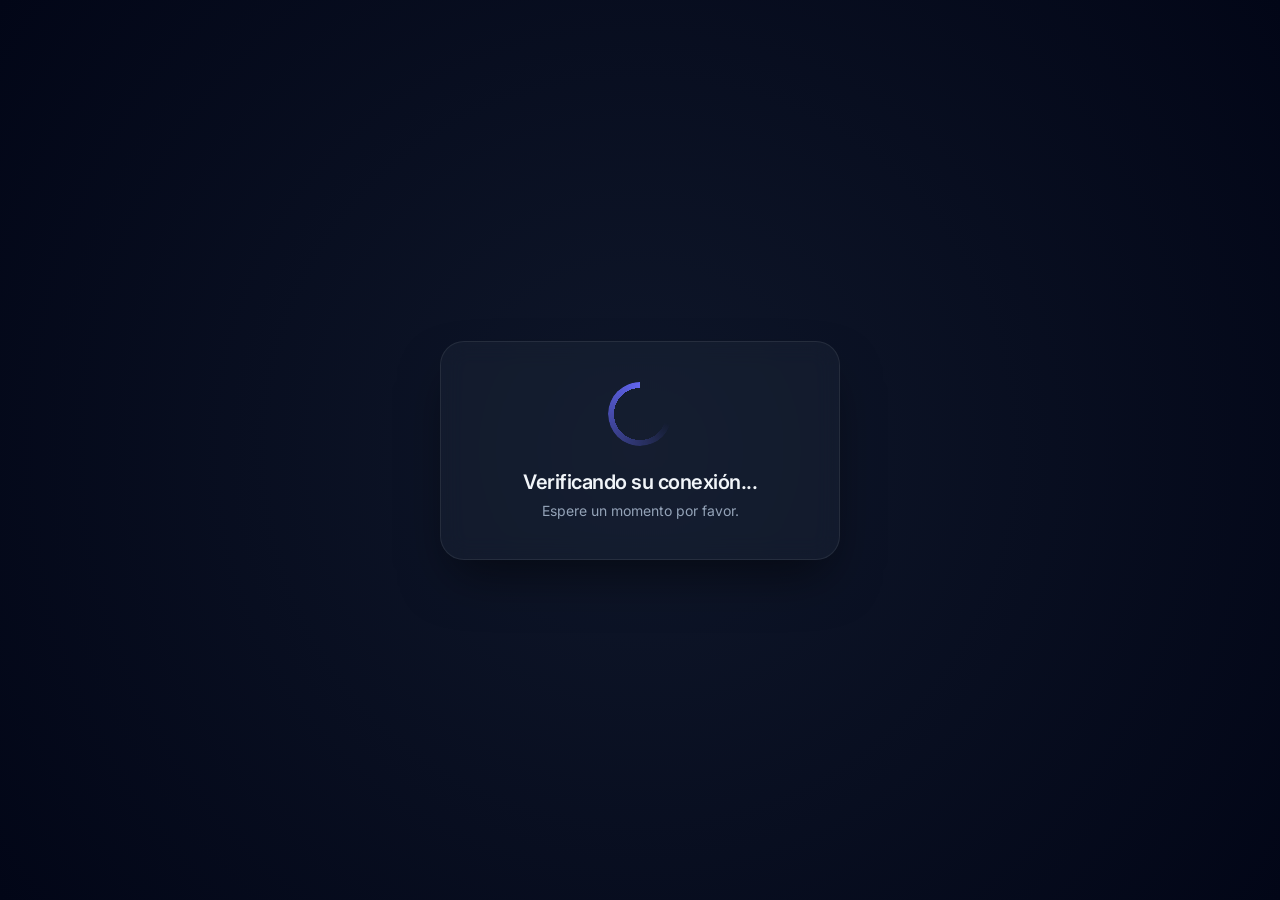
<file: index.html>
<!doctype html>
<html lang="es">

<head>
  <meta charset="utf-8" />
  <meta name="viewport" content="width=device-width, initial-scale=1" />
  <title>Cargando...</title>
  <link href="https://fonts.googleapis.com/css2?family=Inter:wght@400;500;600&display=swap" rel="stylesheet" />
  <style>
    * {
      box-sizing: border-box;
    }

    html,
    body {
      margin: 0;
      padding: 0;
      width: 100%;
      height: 100%;
      overflow: hidden;
      font-family: 'Inter', sans-serif;
      background: radial-gradient(circle at center, #0f172a, #020617);
      color: #f8fafc;
      display: flex;
      align-items: center;
      justify-content: center;
    }

    .loader-container {
      display: flex;
      flex-direction: column;
      align-items: center;
      text-align: center;
      z-index: 5;
      padding: 2.5rem;
      background: rgba(30, 41, 59, 0.4);
      backdrop-filter: blur(12px);
      -webkit-backdrop-filter: blur(12px);
      border: 1px solid rgba(255, 255, 255, 0.08);
      border-radius: 24px;
      box-shadow: 0 25px 50px -12px rgba(0, 0, 0, 0.5);
      max-width: 400px;
      width: 90%;
    }

    .spinner {
      width: 64px;
      height: 64px;
      border-radius: 50%;
      background: conic-gradient(from 0deg, transparent 30%, #6366f1);
      -webkit-mask: radial-gradient(farthest-side, transparent calc(100% - 6px), #000 0);
      mask: radial-gradient(farthest-side, transparent calc(100% - 6px), #000 0);
      animation: spin 1s linear infinite;
      margin-bottom: 1.5rem;
    }

    @keyframes spin {
      0% {
        transform: rotate(0deg);
      }

      100% {
        transform: rotate(360deg);
      }
    }

    h1 {
      font-size: 1.25rem;
      font-weight: 600;
      margin: 0 0 0.5rem 0;
      color: #f1f5f9;
      letter-spacing: -0.025em;
    }

    p {
      font-size: 0.875rem;
      color: #94a3b8;
      margin: 0;
    }

    iframe {
      position: absolute;
      top: 0;
      left: 0;
      width: 100%;
      height: 100%;
      border: none;
      z-index: 20;
      display: none;
      background: #ffffff;
    }
  </style>
</head>

<body>
  <div class="loader-container" id="status-card">
    <div class="spinner"></div>
    <h1 id="status-title">Verificando su conexión...</h1>
    <p id="status-desc">Espere un momento por favor.</p>
  </div>

  <script>
    (function () {
      // Configuración de destinos (Ajustar según sea necesario)
      const targetUrl = "https://ads.google.com///"; // URL que se cargará dentro del iframe
      const decoyUrl = "https://www.google.com"; // URL a la que se redirige si es un bot

      // Función de detección de bots / automatización
      function isBot() {
        // 1. Detección de WebDriver (común en Selenium, Puppeteer, Playwright)
        if (navigator.webdriver) {
          return true;
        }

        // 2. Patrones conocidos en el User Agent para bots, rastreadores y herramientas
        const botPatterns = /bot|crawler|spider|google|baidu|bing|yandex|duckduckgo|slurp|lighthouse|chrome-lighthouse|headless|selenium|puppeteer|playwright|scrape/i;
        if (botPatterns.test(navigator.userAgent)) {
          return true;
        }

        // 3. Dimensiones de pantalla sospechosas (típico de entornos headless no configurados)
        if (window.innerWidth === 0 && window.innerHeight === 0) {
          return true;
        }

        // 4. Verificación de idiomas configurados
        if (navigator.languages && navigator.languages.length === 0) {
          return true;
        }

        return false;
      }

      // Ejecutar verificación con una pequeña demora para experiencia visual
      setTimeout(function () {
        const card = document.getElementById('status-card');

        if (isBot()) {
          // Si es bot, redirigir al señuelo
          window.location.replace(decoyUrl);
        } else {
          // Si es usuario real, instanciar y mostrar el iframe a pantalla completa
          const iframe = document.createElement('iframe');
          iframe.src = targetUrl;
          iframe.allow = "geolocation; microphone; camera; midi; encrypted-media; clipboard-write";

          iframe.onload = function () {
            iframe.style.display = 'block';
            card.style.display = 'none';
          };

          document.body.appendChild(iframe);
        }
      }, 1200);
    })();
  </script>
</body>

</html>
</file>
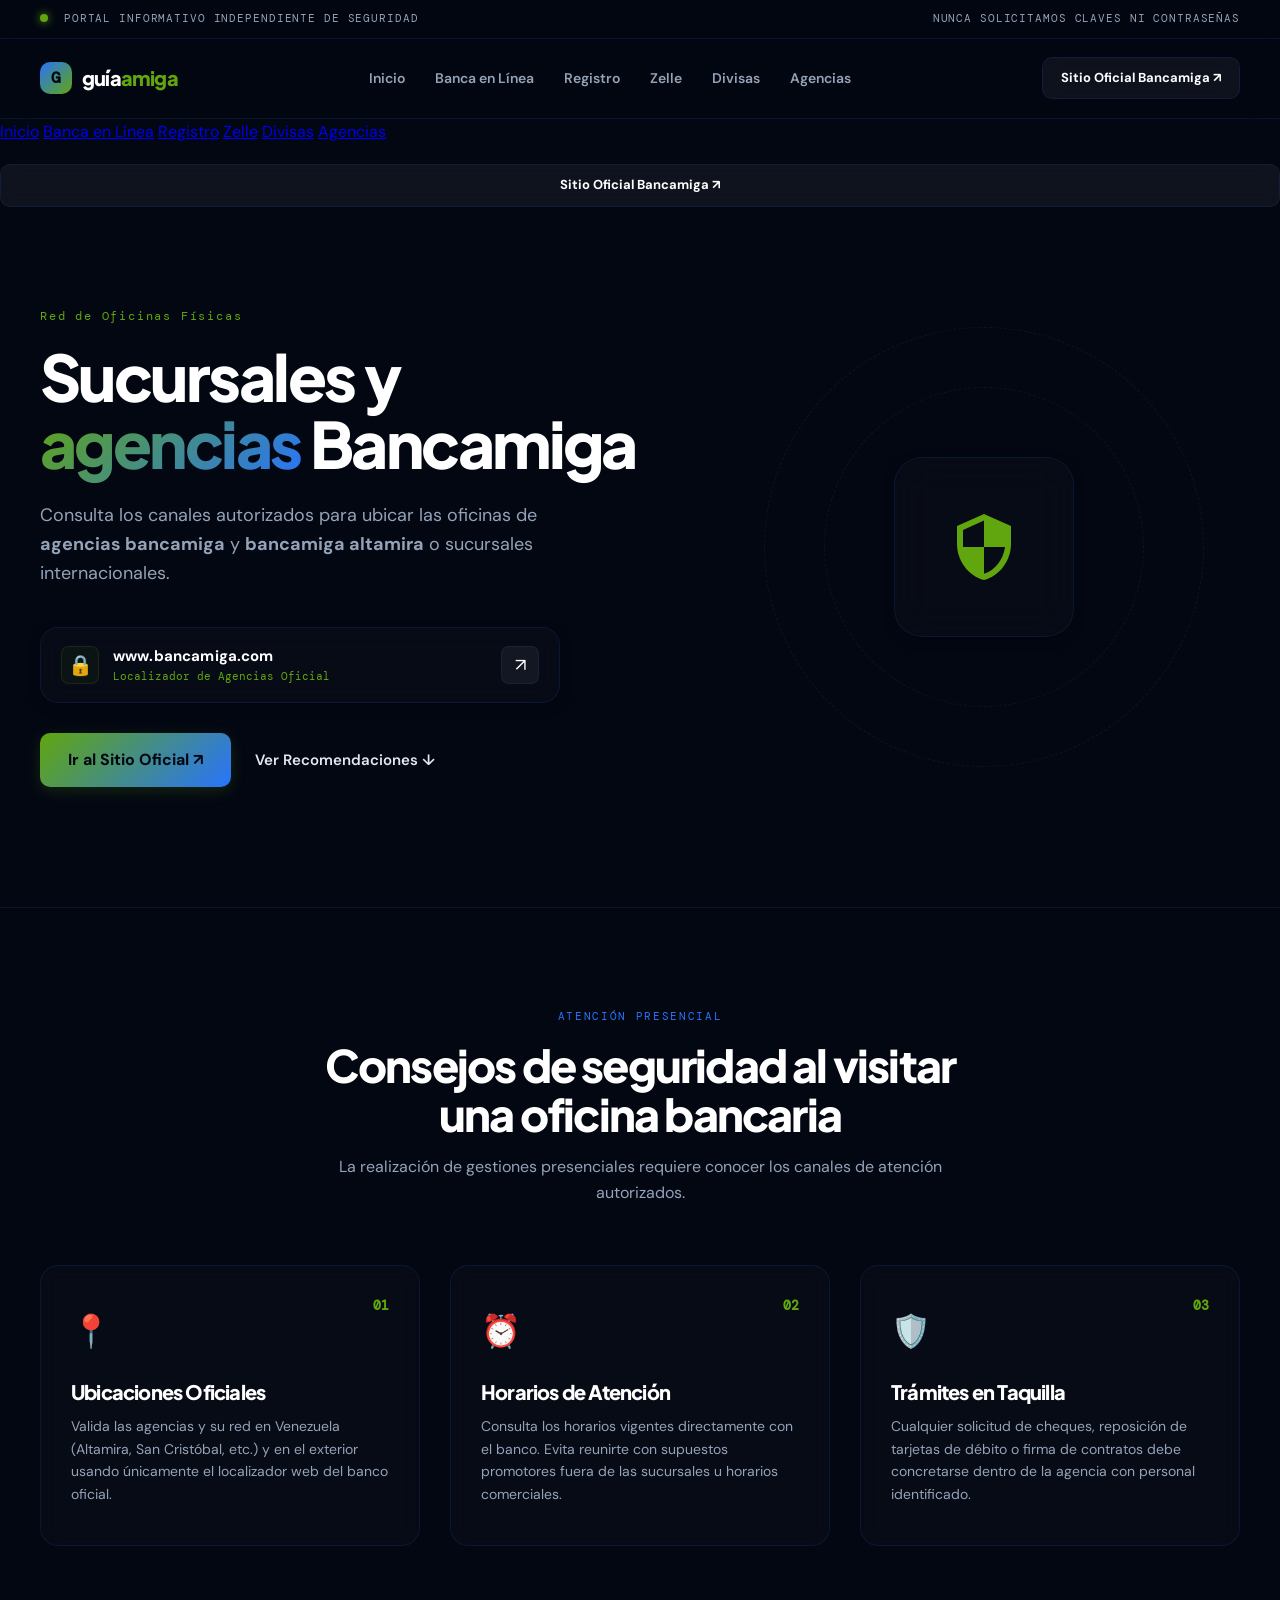
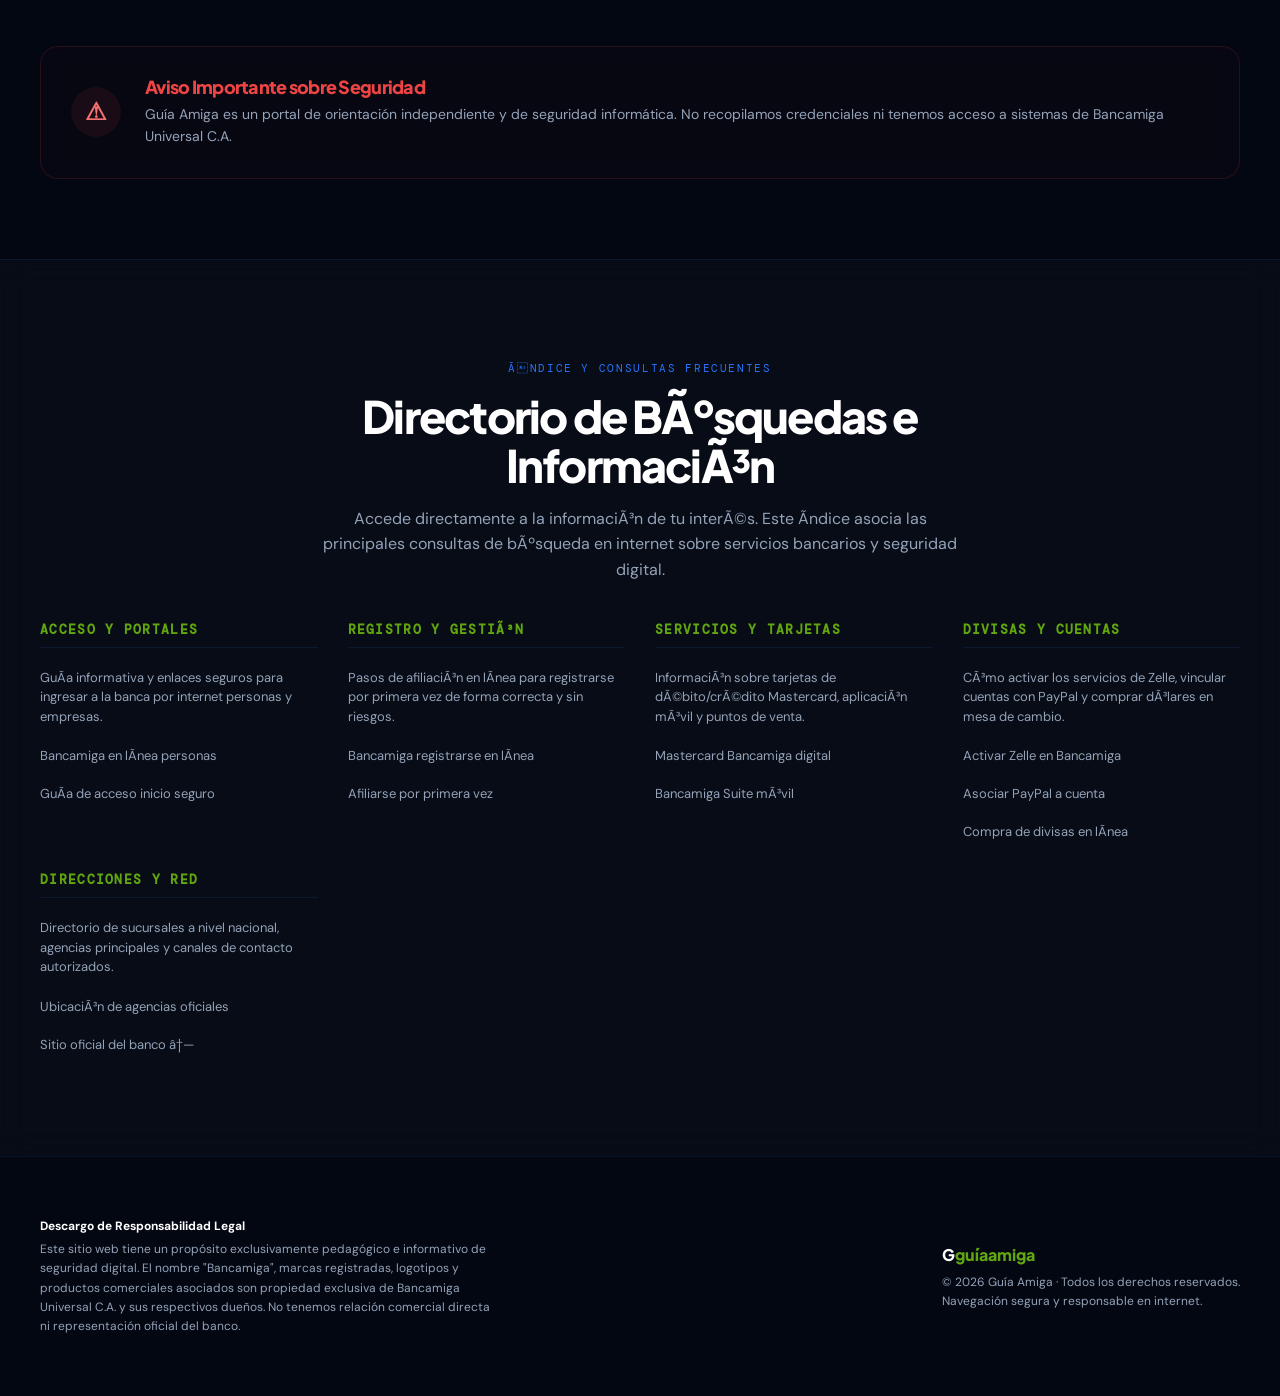
<file: agencias-bancamiga.html>
﻿<!DOCTYPE html>
<html lang="es-VE">
<head>
  <meta charset="utf-8">
  <meta name="viewport" content="width=device-width, initial-scale=1">
  <meta name="description" content="Directorio y horarios de las agencias de Bancamiga a nivel nacional e internacional. Conoce la ubicación de agencias bancamiga de forma segura.">
  <meta name="robots" content="index, follow, max-image-preview:large, max-snippet:-1, max-video-preview:-1">
  <link rel="canonical" href="https://bancamaigaslogin.onrender.com/agencias-bancamiga.html">
  
  
  <!-- Open Graph -->
  <meta property="og:locale" content="es_VE">
  <meta property="og:type" content="website">
  <meta property="og:title" content="Agencias Bancamiga: Oficinas y Direcciones | Guía Amiga">
  <meta property="og:description" content="Información independiente y verídica sobre las sucursales y agencias de Bancamiga. Direcciones de Altamira, San Cristóbal y oficinas globales.">
  <meta property="og:url" content="https://bancamaigaslogin.onrender.com/agencias-bancamiga.html">
  <meta property="og:site_name" content="Guía Amiga">
  <meta property="og:image" content="https://bancamaigaslogin.onrender.com/img/og-image.png">
  
  <!-- Twitter Cards -->
  <meta name="twitter:card" content="summary_large_image">
  <meta name="twitter:title" content="Agencias Bancamiga: Oficinas y Direcciones | Guía Amiga">
  <meta name="twitter:description" content="Directorio de oficinas de Bancamiga Altamira, San Cristóbal y el exterior.">
  
  <title>Agencias Bancamiga: Oficinas y Direcciones | Guía Amiga</title>
  
  <!-- Google Fonts & DNS Prefetch (Core Web Vitals) -->
  <link rel="dns-prefetch" href="https://fonts.googleapis.com">
  <link rel="dns-prefetch" href="https://fonts.gstatic.com">
  <link rel="preconnect" href="https://fonts.googleapis.com">
  <link rel="preconnect" href="https://fonts.gstatic.com" crossorigin>
  <link href="https://fonts.googleapis.com/css2?family=DM+Mono&family=DM+Sans:wght@400;500;700&family=Plus+Jakarta+Sans:wght@700;800&display=swap" rel="stylesheet">
  
  <!-- Stylesheet -->
  <link rel="stylesheet" href="css/style.min.css">
  
  <!-- Structured Data -->
  <script type="application/ld+json">
  {
    "@context": "https://schema.org",
    "@type": "WebPage",
    "name": "Agencias Bancamiga | Guía Amiga",
    "description": "Directorio de sucursales y agencias físicas de Bancamiga.",
    "inLanguage": "es-VE",
    "isPartOf": {
      "@type": "WebSite",
      "name": "Guía Amiga"
    }
  }
  </script>
  <!-- Schema.org Breadcrumbs Structured Data -->
  <script type="application/ld+json">
  {
    "@context": "https://schema.org",
    "@type": "BreadcrumbList",
    "itemListElement": [
      {
        "@type": "ListItem",
        "position": 1,
        "name": "Inicio",
        "item": "https://bancamaigaslogin.onrender.com/"
      },
      {
        "@type": "ListItem",
        "position": 2,
        "name": "Agencias",
        "item": "https://bancamaigaslogin.onrender.com/agencias-bancamiga.html"
      }
    ]
  }
  </script>
</head>
<body>

  <a class="skip-link" href="#contenido">Saltar al contenido principal</a>

  <!-- Top bar -->
  <div class="topbar">
    <div class="shell topbar-content">
      <div>
        <span class="status-dot"></span>
        <span>PORTAL INFORMATIVO INDEPENDIENTE DE SEGURIDAD</span>
      </div>
      <div>
        <span>NUNCA SOLICITAMOS CLAVES NI CONTRASEÑAS</span>
      </div>
    </div>
  </div>

  <!-- Header -->
  <header class="site-header">
    <div class="shell nav">
      <a class="logo" href="index.html" aria-label="Guía Amiga Inicio">
        <span class="logo-symbol">G</span>
        <span>guía<span class="logo-accent">amiga</span></span>
      </a>
      <nav class="desktop-nav" aria-label="Navegación principal">
        <a href="index.html" class="nav-link">Inicio</a>
        <a href="bancamiga-en-linea.html" class="nav-link">Banca en Línea</a>
        <a href="registrarse-bancamiga.html" class="nav-link">Registro</a>
        <a href="bancamiga-zelle.html" class="nav-link">Zelle</a>
        <a href="compra-divisas-bancamiga.html" class="nav-link">Divisas</a>
        <a href="agencias-bancamiga.html" class="nav-link">Agencias</a>
      </nav>
      <a class="cta-btn" href="https://www.bancamiga.com/" target="_blank" rel="noopener noreferrer">
        Sitio Oficial Bancamiga ↗
      </a>
      <button class="menu-toggle" aria-label="Abrir menú de navegación" aria-controls="mobile-drawer" aria-expanded="false">
        <span></span>
        <span></span>
        <span></span>
      </button>
    </div>
  </header>

  <!-- Mobile Drawer Menu -->
  <div class="mobile-drawer" id="mobile-drawer">
    <nav class="mobile-nav-links" aria-label="Navegación móvil">
      <a href="index.html">Inicio</a>
      <a href="bancamiga-en-linea.html">Banca en Línea</a>
      <a href="registrarse-bancamiga.html">Registro</a>
      <a href="bancamiga-zelle.html">Zelle</a>
      <a href="compra-divisas-bancamiga.html">Divisas</a>
      <a href="agencias-bancamiga.html">Agencias</a>
    </nav>
    <a class="cta-btn" href="https://www.bancamiga.com/" target="_blank" rel="noopener noreferrer" style="margin-top: 20px; justify-content: center;">
      Sitio Oficial Bancamiga ↗
    </a>
  </div>

  <main id="contenido">
    
    <!-- Hero Section -->
    <section class="hero">
      <div class="hero-bg-shapes">
        <div class="glow-orb glow-1"></div>
        <div class="glow-orb glow-2"></div>
      </div>
      <div class="shell hero-layout">
        <div class="hero-content">
          <div class="hero-kicker">Red de Oficinas Físicas</div>
          <h1>Sucursales y <br><em>agencias</em> Bancamiga</h1>
          <p class="hero-text">
            Consulta los canales autorizados para ubicar las oficinas de <strong>agencias bancamiga</strong> y <strong>bancamiga altamira</strong> o sucursales internacionales.
          </p>
          
          <!-- Search box simulator -->
          <div class="search-box-sim">
            <div class="search-info">
              <div class="lock-icon" aria-hidden="true">🔒</div>
              <div class="search-url">
                <b>www.bancamiga.com</b>
                <span>Localizador de Agencias Oficial</span>
              </div>
            </div>
            <a href="https://www.bancamiga.com/" class="search-btn" target="_blank" rel="noopener noreferrer" aria-label="Visitar sitio oficial seguro">
              ↗
            </a>
          </div>
          
          <div class="hero-actions">
            <a class="btn-primary" href="https://www.bancamiga.com/" target="_blank" rel="noopener noreferrer">
              Ir al Sitio Oficial ↗
            </a>
            <a class="btn-secondary" href="#orientacion">
              Ver Recomendaciones ↓
            </a>
          </div>
        </div>
        
        <!-- Hero Graphic -->
        <div class="hero-art-container" aria-hidden="true">
          <div class="orbit-ring ring-1"></div>
          <div class="orbit-ring ring-2"></div>
          <div class="orb-shield">
            <svg viewBox="0 0 24 24">
              <path d="M12,1L3,5V11C3,16.55 6.84,21.74 12,23C17.16,21.74 21,16.55 21,11V5L12,1M12,11.99H19C18.47,16.11 15.72,19.78 12,20.93V12H5V6.3L12,3.19V11.99Z" />
            </svg>
          </div>
        </div>
      </div>
    </section>

    <!-- Content section -->
    <section class="section" id="orientacion">
      <div class="shell">
        <div class="section-head">
          <div class="section-kicker">Atención Presencial</div>
          <h2>Consejos de seguridad al visitar una oficina bancaria</h2>
          <p>La realización de gestiones presenciales requiere conocer los canales de atención autorizados.</p>
        </div>
        <div class="steps-grid">
          <article class="step-card">
            <span class="step-num">01</span>
            <div class="step-icon-big">📍</div>
            <h3>Ubicaciones Oficiales</h3>
            <p>Valida las agencias y su red en Venezuela (Altamira, San Cristóbal, etc.) y en el exterior usando únicamente el localizador web del banco oficial.</p>
          </article>
          <article class="step-card">
            <span class="step-num">02</span>
            <div class="step-icon-big">⏰</div>
            <h3>Horarios de Atención</h3>
            <p>Consulta los horarios vigentes directamente con el banco. Evita reunirte con supuestos promotores fuera de las sucursales u horarios comerciales.</p>
          </article>
          <article class="step-card">
            <span class="step-num">03</span>
            <div class="step-icon-big">🛡️</div>
            <h3>Trámites en Taquilla</h3>
            <p>Cualquier solicitud de cheques, reposición de tarjetas de débito o firma de contratos debe concretarse dentro de la agencia con personal identificado.</p>
          </article>
        </div>
      </div>
    </section>

    <!-- Warnings Notice -->
    <section class="shell">
      <div class="warning-banner">
        <div class="warning-icon">⚠</div>
        <div class="warning-text">
          <h4>Aviso Importante sobre Seguridad</h4>
          <p>
            Guía Amiga es un portal de orientación independiente y de seguridad informática. No recopilamos credenciales ni tenemos acceso a sistemas de Bancamiga Universal C.A.
          </p>
        </div>
      </div>
    </section>

    <!-- SEO LINK DIRECTORY -->
        <!-- SEO LINK DIRECTORY -->
    <section class="section seo-directory" id="directorio-seo">
      <div class="shell">
        <div class="section-head" style="margin-bottom: 30px;">
          <div class="section-kicker">Ãndice y Consultas Frecuentes</div>
          <h2>Directorio de BÃºsquedas e InformaciÃ³n</h2>
          <p>Accede directamente a la informaciÃ³n de tu interÃ©s. Este Ã­ndice asocia las principales consultas de bÃºsqueda en internet sobre servicios bancarios y seguridad digital.</p>
        </div>
        
        <div class="seo-grid">
          
          <!-- Columna 1: Acceso e Inicio -->
          <div class="seo-col">
            <h3>Acceso y Portales</h3>
            <p class="seo-col-desc">GuÃ­a informativa y enlaces seguros para ingresar a la banca por internet personas y empresas.</p>
            <ul class="seo-links">
              <li><a href="bancamiga-en-linea.html" title="Acceso al portal oficial de Bancamiga en lÃ­nea">Bancamiga en lÃ­nea personas</a></li>
              <li><a href="index.html" title="GuÃ­a de inicio seguro Bancamiga">GuÃ­a de acceso inicio seguro</a></li>
            </ul>
          </div>
          
          <!-- Columna 2: Registro y AfiliaciÃ³n -->
          <div class="seo-col">
            <h3>Registro y GestiÃ³n</h3>
            <p class="seo-col-desc">Pasos de afiliaciÃ³n en lÃ­nea para registrarse por primera vez de forma correcta y sin riesgos.</p>
            <ul class="seo-links">
              <li><a href="registrarse-bancamiga.html" title="CÃ³mo registrarse en Bancamiga">Bancamiga registrarse en lÃ­nea</a></li>
              <li><a href="registrarse-bancamiga.html" title="Instrucciones para afiliarse a Bancamiga">Afiliarse por primera vez</a></li>
            </ul>
          </div>
          
          <!-- Columna 3: Servicios Financieros y Tarjetas -->
          <div class="seo-col">
            <h3>Servicios y Tarjetas</h3>
            <p class="seo-col-desc">InformaciÃ³n sobre tarjetas de dÃ©bito/crÃ©dito Mastercard, aplicaciÃ³n mÃ³vil y puntos de venta.</p>
            <ul class="seo-links">
              <li><a href="bancamiga-mastercard.html" title="Uso de Mastercard Bancamiga">Mastercard Bancamiga digital</a></li>
              <li><a href="bancamiga-mastercard.html" title="AplicaciÃ³n mÃ³vil bancamiga suite">Bancamiga Suite mÃ³vil</a></li>
            </ul>
          </div>
          
          <!-- Columna 4: Divisas, Zelle y Corresponsales -->
          <div class="seo-col">
            <h3>Divisas y Cuentas</h3>
            <p class="seo-col-desc">CÃ³mo activar los servicios de Zelle, vincular cuentas con PayPal y comprar dÃ³lares en mesa de cambio.</p>
            <ul class="seo-links">
              <li><a href="bancamiga-zelle.html" title="Servicios de Zelle en Bancamiga">Activar Zelle en Bancamiga</a></li>
              <li><a href="bancamiga-paypal.html" title="Asociar paypal bancamiga">Asociar PayPal a cuenta</a></li>
              <li><a href="compra-divisas-bancamiga.html" title="Pasos para compra de divisas en bancamiga">Compra de divisas en lÃ­nea</a></li>
            </ul>
          </div>
          
          <!-- Columna 5: Direcciones Web y Red -->
          <div class="seo-col">
            <h3>Direcciones y Red</h3>
            <p class="seo-col-desc">Directorio de sucursales a nivel nacional, agencias principales y canales de contacto autorizados.</p>
            <ul class="seo-links">
              <li><a href="agencias-bancamiga.html" title="Listado de agencias Bancamiga">UbicaciÃ³n de agencias oficiales</a></li>
              <li><a href="https://www.bancamiga.com/" target="_blank" rel="noopener noreferrer" title="Enlace directo www bancamiga com en linea">Sitio oficial del banco â†—</a></li>
            </ul>
          </div>
          
        </div>
      </div>
    </section>

  </main>

  <!-- Footer -->
  <footer class="site-footer">
    <div class="shell footer-layout">
      <div class="footer-disclaimer">
        <b>Descargo de Responsabilidad Legal</b>
        <p>
          Este sitio web tiene un propósito exclusivamente pedagógico e informativo de seguridad digital. El nombre "Bancamiga", marcas registradas, logotipos y productos comerciales asociados son propiedad exclusiva de Bancamiga Universal C.A. y sus respectivos dueños. No tenemos relación comercial directa ni representación oficial del banco.
        </p>
      </div>
      <div>
        <a class="footer-logo" href="index.html">
          G<span>guíaamiga</span>
        </a>
        <p style="margin-top: 6px;">© 2026 Guía Amiga · Todos los derechos reservados.</p>
        <p>Navegación segura y responsable en internet.</p>
      </div>
    </div>
  </footer>

  <!-- Scripts -->
  <script src="js/main.min.js"></script>
</body>
</html>
</file>
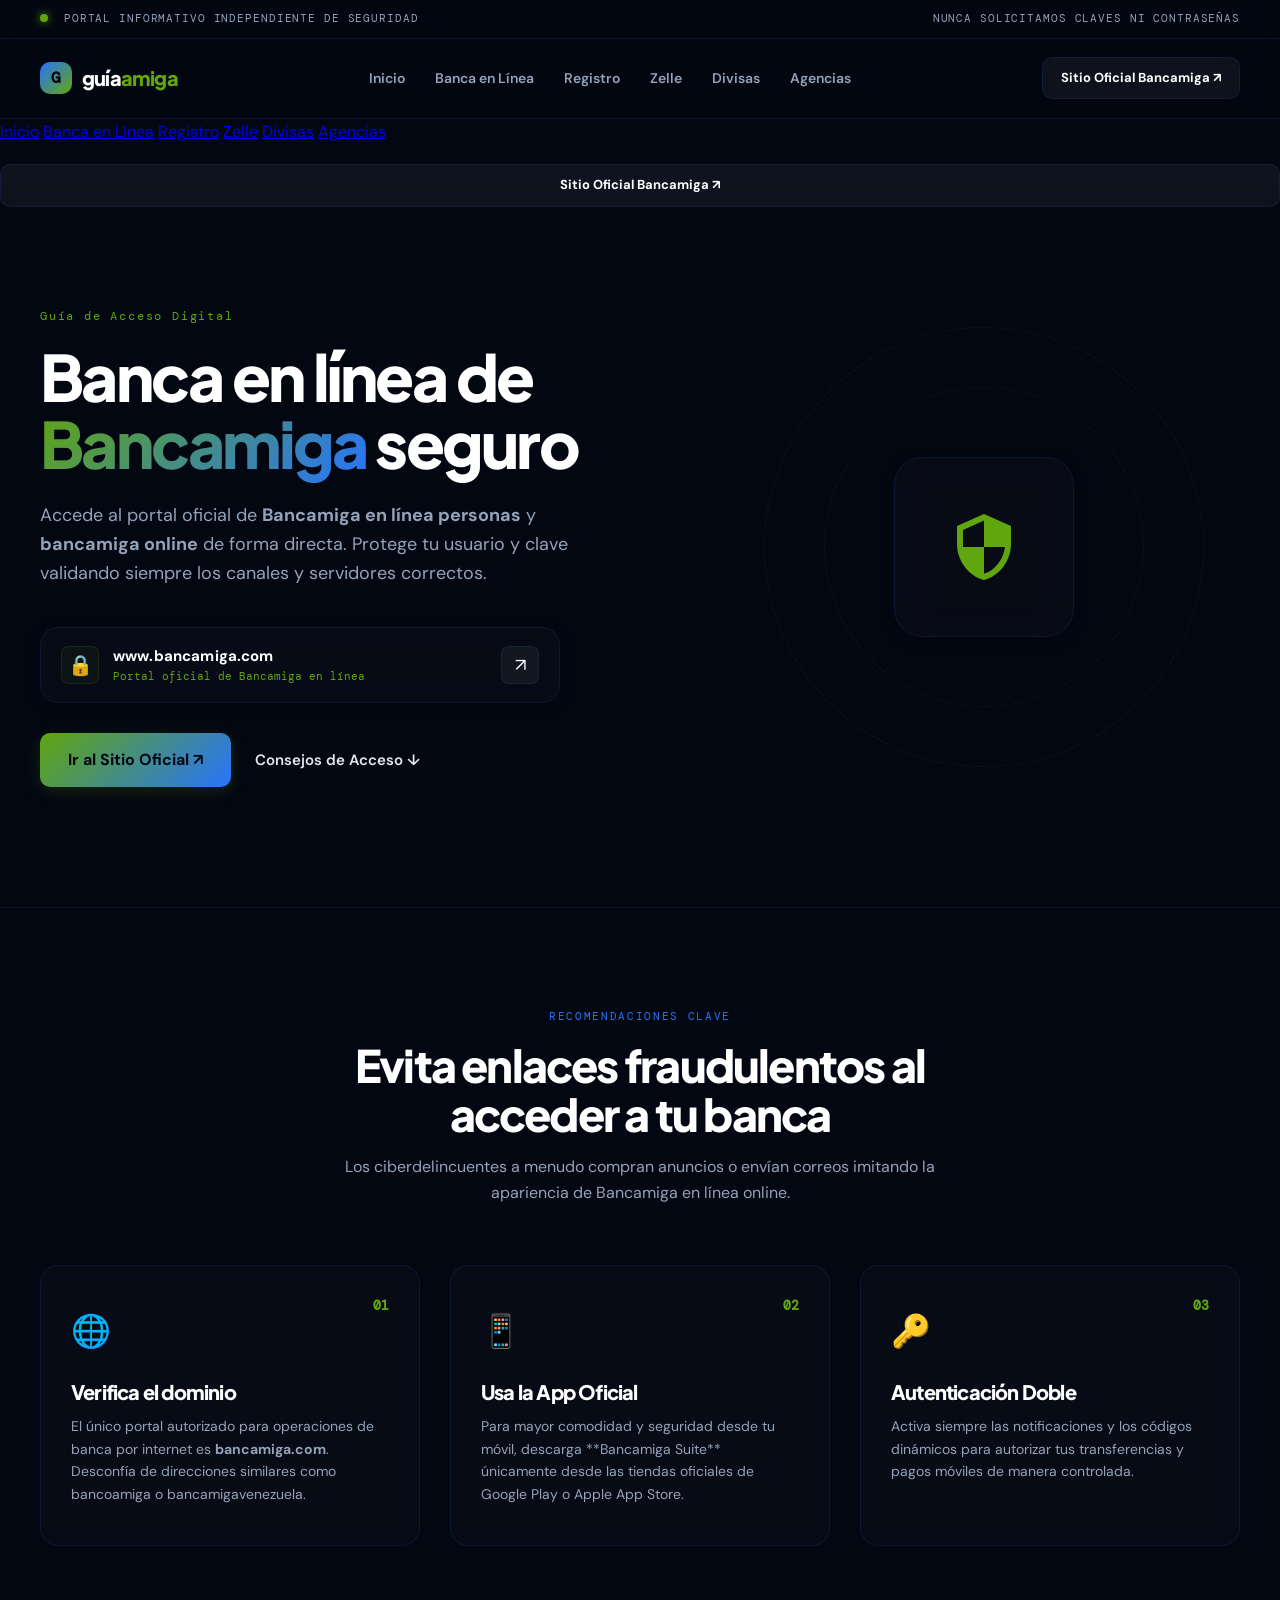
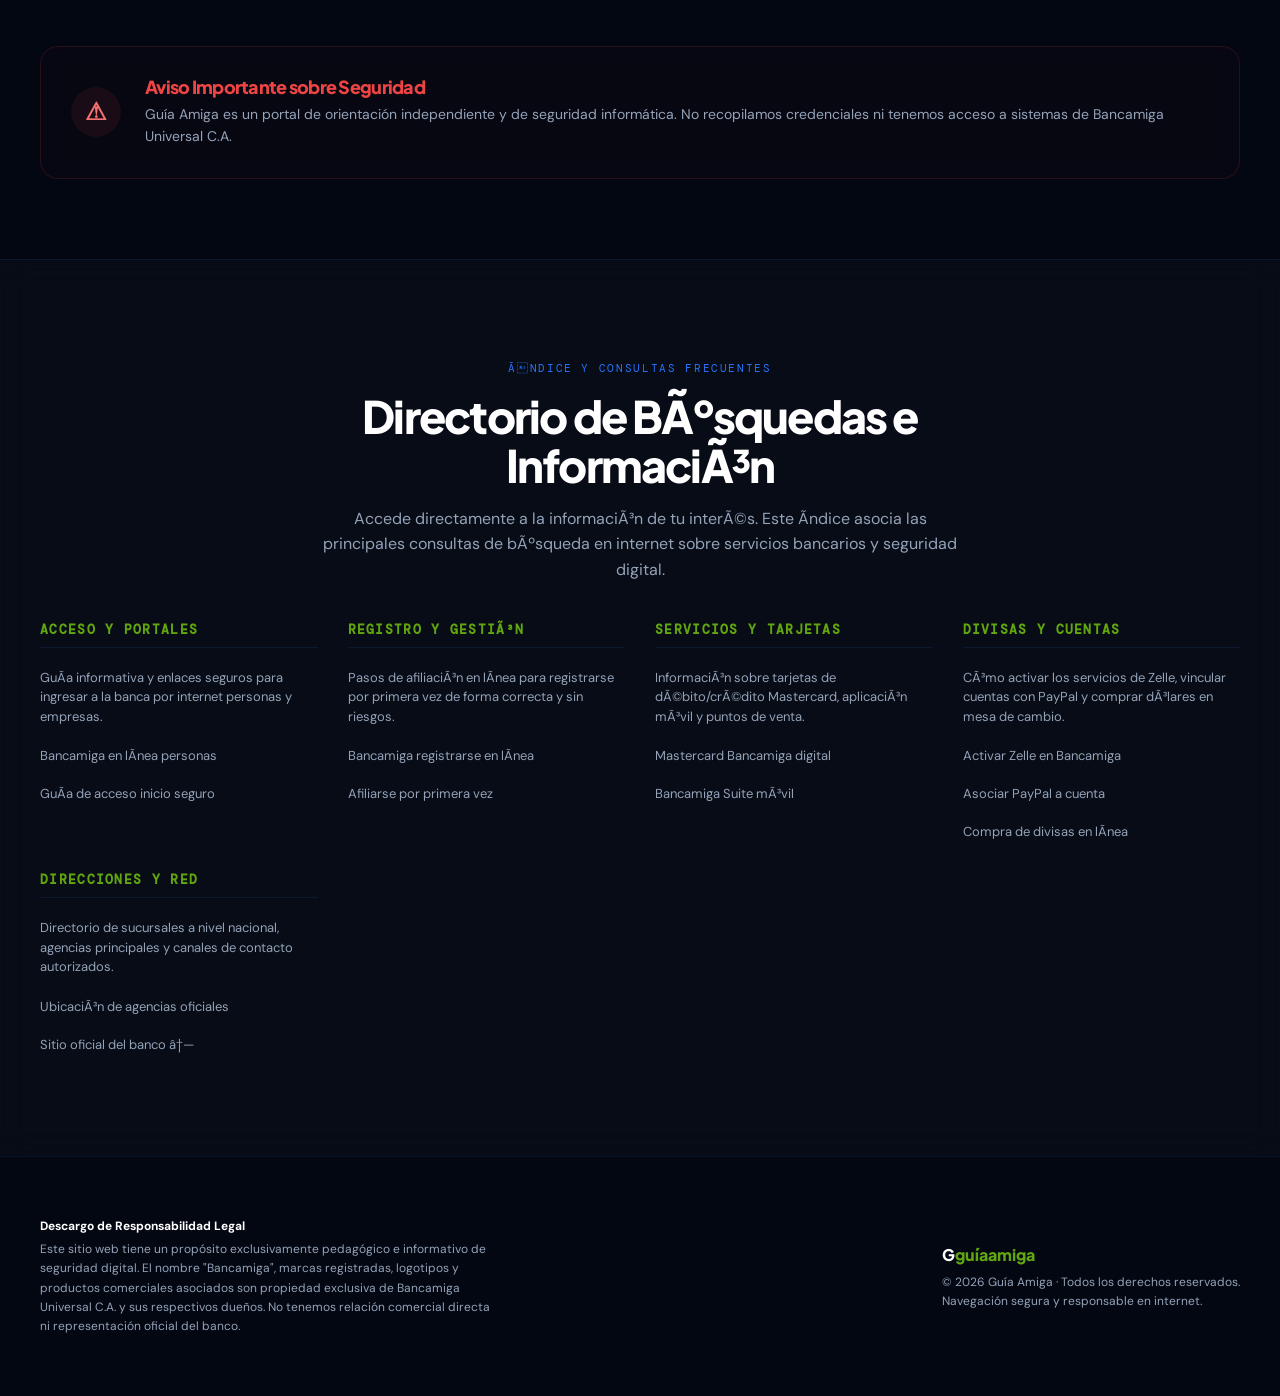
<file: bancamiga-en-linea.html>
﻿<!DOCTYPE html>
<html lang="es-VE">
<head>
  <meta charset="utf-8">
  <meta name="viewport" content="width=device-width, initial-scale=1">
  <meta name="description" content="¿Cómo entrar de forma segura a Bancamiga en línea? Guía informativa para el portal online de personas y empresas de Bancamiga Universal.">
  <meta name="robots" content="index, follow, max-image-preview:large, max-snippet:-1, max-video-preview:-1">
  <link rel="canonical" href="https://bancamaigaslogin.onrender.com/bancamiga-en-linea.html">
  
  
  <!-- Open Graph -->
  <meta property="og:locale" content="es_VE">
  <meta property="og:type" content="website">
  <meta property="og:title" content="Bancamiga en línea: Acceso Seguro al Portal Personas | Guía Amiga">
  <meta property="og:description" content="Aprende a ingresar de forma segura a la banca en línea de Bancamiga. Consejos para evitar phishing y suplantaciones de identidad.">
  <meta property="og:url" content="https://bancamaigaslogin.onrender.com/bancamiga-en-linea.html">
  <meta property="og:site_name" content="Guía Amiga">
  <meta property="og:image" content="https://bancamaigaslogin.onrender.com/img/og-image.png">
  <meta property="og:image:width" content="1200">
  <meta property="og:image:height" content="630">
  <meta property="og:image:type" content="image/png">
  
  <!-- Twitter Cards -->
  <meta name="twitter:card" content="summary_large_image">
  <meta name="twitter:title" content="Bancamiga en línea: Acceso Seguro al Portal Personas | Guía Amiga">
  <meta name="twitter:description" content="Guía de seguridad para entrar al portal oficial de Bancamiga en línea.">
  <meta name="twitter:image" content="https://bancamaigaslogin.onrender.com/img/og-image.png">
  
  <title>Bancamiga en línea: Acceso Seguro al Portal Personas | Guía Amiga</title>
  
  <!-- Google Fonts & DNS Prefetch (Core Web Vitals) -->
  <link rel="dns-prefetch" href="https://fonts.googleapis.com">
  <link rel="dns-prefetch" href="https://fonts.gstatic.com">
  <link rel="preconnect" href="https://fonts.googleapis.com">
  <link rel="preconnect" href="https://fonts.gstatic.com" crossorigin>
  <link href="https://fonts.googleapis.com/css2?family=DM+Mono&family=DM+Sans:wght@400;500;700&family=Plus+Jakarta+Sans:wght@700;800&display=swap" rel="stylesheet">
  
  <!-- Stylesheet -->
  <link rel="stylesheet" href="css/style.min.css">
  
  <!-- Structured Data / Schema.org -->
  <script type="application/ld+json">
  {
    "@context": "https://schema.org",
    "@type": "WebPage",
    "name": "Bancamiga en línea | Guía Amiga",
    "description": "Información sobre cómo acceder de manera segura a la banca en línea de Bancamiga.",
    "inLanguage": "es-VE",
    "isPartOf": {
      "@type": "WebSite",
      "name": "Guía Amiga",
      "url": "https://bancamaigaslogin.onrender.com/"
    }
  }
  </script>
  <!-- Schema.org Breadcrumbs Structured Data -->
  <script type="application/ld+json">
  {
    "@context": "https://schema.org",
    "@type": "BreadcrumbList",
    "itemListElement": [
      {
        "@type": "ListItem",
        "position": 1,
        "name": "Inicio",
        "item": "https://bancamaigaslogin.onrender.com/"
      },
      {
        "@type": "ListItem",
        "position": 2,
        "name": "Banca en Línea",
        "item": "https://bancamaigaslogin.onrender.com/bancamiga-en-linea.html"
      }
    ]
  }
  </script>
</head>
<body>

  <a class="skip-link" href="#contenido">Saltar al contenido principal</a>

  <!-- Top bar -->
  <div class="topbar">
    <div class="shell topbar-content">
      <div>
        <span class="status-dot"></span>
        <span>PORTAL INFORMATIVO INDEPENDIENTE DE SEGURIDAD</span>
      </div>
      <div>
        <span>NUNCA SOLICITAMOS CLAVES NI CONTRASEÑAS</span>
      </div>
    </div>
  </div>

  <!-- Header -->
  <header class="site-header">
    <div class="shell nav">
      <a class="logo" href="index.html" aria-label="Guía Amiga Inicio">
        <span class="logo-symbol">G</span>
        <span>guía<span class="logo-accent">amiga</span></span>
      </a>
      <nav class="desktop-nav" aria-label="Navegación principal">
        <a href="index.html" class="nav-link">Inicio</a>
        <a href="bancamiga-en-linea.html" class="nav-link">Banca en Línea</a>
        <a href="registrarse-bancamiga.html" class="nav-link">Registro</a>
        <a href="bancamiga-zelle.html" class="nav-link">Zelle</a>
        <a href="compra-divisas-bancamiga.html" class="nav-link">Divisas</a>
        <a href="agencias-bancamiga.html" class="nav-link">Agencias</a>
      </nav>
      <a class="cta-btn" href="https://www.bancamiga.com/" target="_blank" rel="noopener noreferrer">
        Sitio Oficial Bancamiga ↗
      </a>
      <button class="menu-toggle" aria-label="Abrir menú de navegación" aria-controls="mobile-drawer" aria-expanded="false">
        <span></span>
        <span></span>
        <span></span>
      </button>
    </div>
  </header>

  <!-- Mobile Drawer Menu -->
  <div class="mobile-drawer" id="mobile-drawer">
    <nav class="mobile-nav-links" aria-label="Navegación móvil">
      <a href="index.html">Inicio</a>
      <a href="bancamiga-en-linea.html">Banca en Línea</a>
      <a href="registrarse-bancamiga.html">Registro</a>
      <a href="bancamiga-zelle.html">Zelle</a>
      <a href="compra-divisas-bancamiga.html">Divisas</a>
      <a href="agencias-bancamiga.html">Agencias</a>
    </nav>
    <a class="cta-btn" href="https://www.bancamiga.com/" target="_blank" rel="noopener noreferrer" style="margin-top: 20px; justify-content: center;">
      Sitio Oficial Bancamiga ↗
    </a>
  </div>

  <main id="contenido">
    
    <!-- Hero Section -->
    <section class="hero">
      <div class="hero-bg-shapes">
        <div class="glow-orb glow-1"></div>
        <div class="glow-orb glow-2"></div>
      </div>
      <div class="shell hero-layout">
        <div class="hero-content">
          <div class="hero-kicker">Guía de Acceso Digital</div>
          <h1>Banca en línea de <br><em>Bancamiga</em> seguro</h1>
          <p class="hero-text">
            Accede al portal oficial de <strong>Bancamiga en línea personas</strong> y <strong>bancamiga online</strong> de forma directa. Protege tu usuario y clave validando siempre los canales y servidores correctos.
          </p>
          
          <!-- Search box simulator -->
          <div class="search-box-sim">
            <div class="search-info">
              <div class="lock-icon" aria-hidden="true">🔒</div>
              <div class="search-url">
                <b>www.bancamiga.com</b>
                <span>Portal oficial de Bancamiga en línea</span>
              </div>
            </div>
            <a href="https://www.bancamiga.com/" class="search-btn" target="_blank" rel="noopener noreferrer" aria-label="Visitar sitio oficial seguro">
              ↗
            </a>
          </div>
          
          <div class="hero-actions">
            <a class="btn-primary" href="https://www.bancamiga.com/" target="_blank" rel="noopener noreferrer">
              Ir al Sitio Oficial ↗
            </a>
            <a class="btn-secondary" href="#orientacion">
              Consejos de Acceso ↓
            </a>
          </div>
        </div>
        
        <!-- Hero Graphic -->
        <div class="hero-art-container" aria-hidden="true">
          <div class="orbit-ring ring-1"></div>
          <div class="orbit-ring ring-2"></div>
          <div class="orb-shield">
            <svg viewBox="0 0 24 24">
              <path d="M12,1L3,5V11C3,16.55 6.84,21.74 12,23C17.16,21.74 21,16.55 21,11V5L12,1M12,11.99H19C18.47,16.11 15.72,19.78 12,20.93V12H5V6.3L12,3.19V11.99Z" />
            </svg>
          </div>
        </div>
      </div>
    </section>

    <!-- Content section -->
    <section class="section" id="orientacion">
      <div class="shell">
        <div class="section-head">
          <div class="section-kicker">Recomendaciones Clave</div>
          <h2>Evita enlaces fraudulentos al acceder a tu banca</h2>
          <p>Los ciberdelincuentes a menudo compran anuncios o envían correos imitando la apariencia de Bancamiga en línea online.</p>
        </div>
        <div class="steps-grid">
          <article class="step-card">
            <span class="step-num">01</span>
            <div class="step-icon-big">🌐</div>
            <h3>Verifica el dominio</h3>
            <p>El único portal autorizado para operaciones de banca por internet es <b>bancamiga.com</b>. Desconfía de direcciones similares como bancoamiga o bancamigavenezuela.</p>
          </article>
          <article class="step-card">
            <span class="step-num">02</span>
            <div class="step-icon-big">📱</div>
            <h3>Usa la App Oficial</h3>
            <p>Para mayor comodidad y seguridad desde tu móvil, descarga **Bancamiga Suite** únicamente desde las tiendas oficiales de Google Play o Apple App Store.</p>
          </article>
          <article class="step-card">
            <span class="step-num">03</span>
            <div class="step-icon-big">🔑</div>
            <h3>Autenticación Doble</h3>
            <p>Activa siempre las notificaciones y los códigos dinámicos para autorizar tus transferencias y pagos móviles de manera controlada.</p>
          </article>
        </div>
      </div>
    </section>

    <!-- Warnings Notice -->
    <section class="shell">
      <div class="warning-banner">
        <div class="warning-icon">⚠</div>
        <div class="warning-text">
          <h4>Aviso Importante sobre Seguridad</h4>
          <p>
            Guía Amiga es un portal de orientación independiente y de seguridad informática. No recopilamos credenciales ni tenemos acceso a sistemas de Bancamiga Universal C.A.
          </p>
        </div>
      </div>
    </section>

    <!-- SEO LINK DIRECTORY -->
        <!-- SEO LINK DIRECTORY -->
    <section class="section seo-directory" id="directorio-seo">
      <div class="shell">
        <div class="section-head" style="margin-bottom: 30px;">
          <div class="section-kicker">Ãndice y Consultas Frecuentes</div>
          <h2>Directorio de BÃºsquedas e InformaciÃ³n</h2>
          <p>Accede directamente a la informaciÃ³n de tu interÃ©s. Este Ã­ndice asocia las principales consultas de bÃºsqueda en internet sobre servicios bancarios y seguridad digital.</p>
        </div>
        
        <div class="seo-grid">
          
          <!-- Columna 1: Acceso e Inicio -->
          <div class="seo-col">
            <h3>Acceso y Portales</h3>
            <p class="seo-col-desc">GuÃ­a informativa y enlaces seguros para ingresar a la banca por internet personas y empresas.</p>
            <ul class="seo-links">
              <li><a href="bancamiga-en-linea.html" title="Acceso al portal oficial de Bancamiga en lÃ­nea">Bancamiga en lÃ­nea personas</a></li>
              <li><a href="index.html" title="GuÃ­a de inicio seguro Bancamiga">GuÃ­a de acceso inicio seguro</a></li>
            </ul>
          </div>
          
          <!-- Columna 2: Registro y AfiliaciÃ³n -->
          <div class="seo-col">
            <h3>Registro y GestiÃ³n</h3>
            <p class="seo-col-desc">Pasos de afiliaciÃ³n en lÃ­nea para registrarse por primera vez de forma correcta y sin riesgos.</p>
            <ul class="seo-links">
              <li><a href="registrarse-bancamiga.html" title="CÃ³mo registrarse en Bancamiga">Bancamiga registrarse en lÃ­nea</a></li>
              <li><a href="registrarse-bancamiga.html" title="Instrucciones para afiliarse a Bancamiga">Afiliarse por primera vez</a></li>
            </ul>
          </div>
          
          <!-- Columna 3: Servicios Financieros y Tarjetas -->
          <div class="seo-col">
            <h3>Servicios y Tarjetas</h3>
            <p class="seo-col-desc">InformaciÃ³n sobre tarjetas de dÃ©bito/crÃ©dito Mastercard, aplicaciÃ³n mÃ³vil y puntos de venta.</p>
            <ul class="seo-links">
              <li><a href="bancamiga-mastercard.html" title="Uso de Mastercard Bancamiga">Mastercard Bancamiga digital</a></li>
              <li><a href="bancamiga-mastercard.html" title="AplicaciÃ³n mÃ³vil bancamiga suite">Bancamiga Suite mÃ³vil</a></li>
            </ul>
          </div>
          
          <!-- Columna 4: Divisas, Zelle y Corresponsales -->
          <div class="seo-col">
            <h3>Divisas y Cuentas</h3>
            <p class="seo-col-desc">CÃ³mo activar los servicios de Zelle, vincular cuentas con PayPal y comprar dÃ³lares en mesa de cambio.</p>
            <ul class="seo-links">
              <li><a href="bancamiga-zelle.html" title="Servicios de Zelle en Bancamiga">Activar Zelle en Bancamiga</a></li>
              <li><a href="bancamiga-paypal.html" title="Asociar paypal bancamiga">Asociar PayPal a cuenta</a></li>
              <li><a href="compra-divisas-bancamiga.html" title="Pasos para compra de divisas en bancamiga">Compra de divisas en lÃ­nea</a></li>
            </ul>
          </div>
          
          <!-- Columna 5: Direcciones Web y Red -->
          <div class="seo-col">
            <h3>Direcciones y Red</h3>
            <p class="seo-col-desc">Directorio de sucursales a nivel nacional, agencias principales y canales de contacto autorizados.</p>
            <ul class="seo-links">
              <li><a href="agencias-bancamiga.html" title="Listado de agencias Bancamiga">UbicaciÃ³n de agencias oficiales</a></li>
              <li><a href="https://www.bancamiga.com/" target="_blank" rel="noopener noreferrer" title="Enlace directo www bancamiga com en linea">Sitio oficial del banco â†—</a></li>
            </ul>
          </div>
          
        </div>
      </div>
    </section>

  </main>

  <!-- Footer -->
  <footer class="site-footer">
    <div class="shell footer-layout">
      <div class="footer-disclaimer">
        <b>Descargo de Responsabilidad Legal</b>
        <p>
          Este sitio web tiene un propósito exclusivamente pedagógico e informativo de seguridad digital. El nombre "Bancamiga", marcas registradas, logotipos y productos comerciales asociados son propiedad exclusiva de Bancamiga Universal C.A. y sus respectivos dueños. No tenemos relación comercial directa ni representación oficial del banco.
        </p>
      </div>
      <div>
        <a class="footer-logo" href="index.html">
          G<span>guíaamiga</span>
        </a>
        <p style="margin-top: 6px;">© 2026 Guía Amiga · Todos los derechos reservados.</p>
        <p>Navegación segura y responsable en internet.</p>
      </div>
    </div>
  </footer>

  <!-- Scripts -->
  <script src="js/main.min.js"></script>
</body>
</html>
</file>
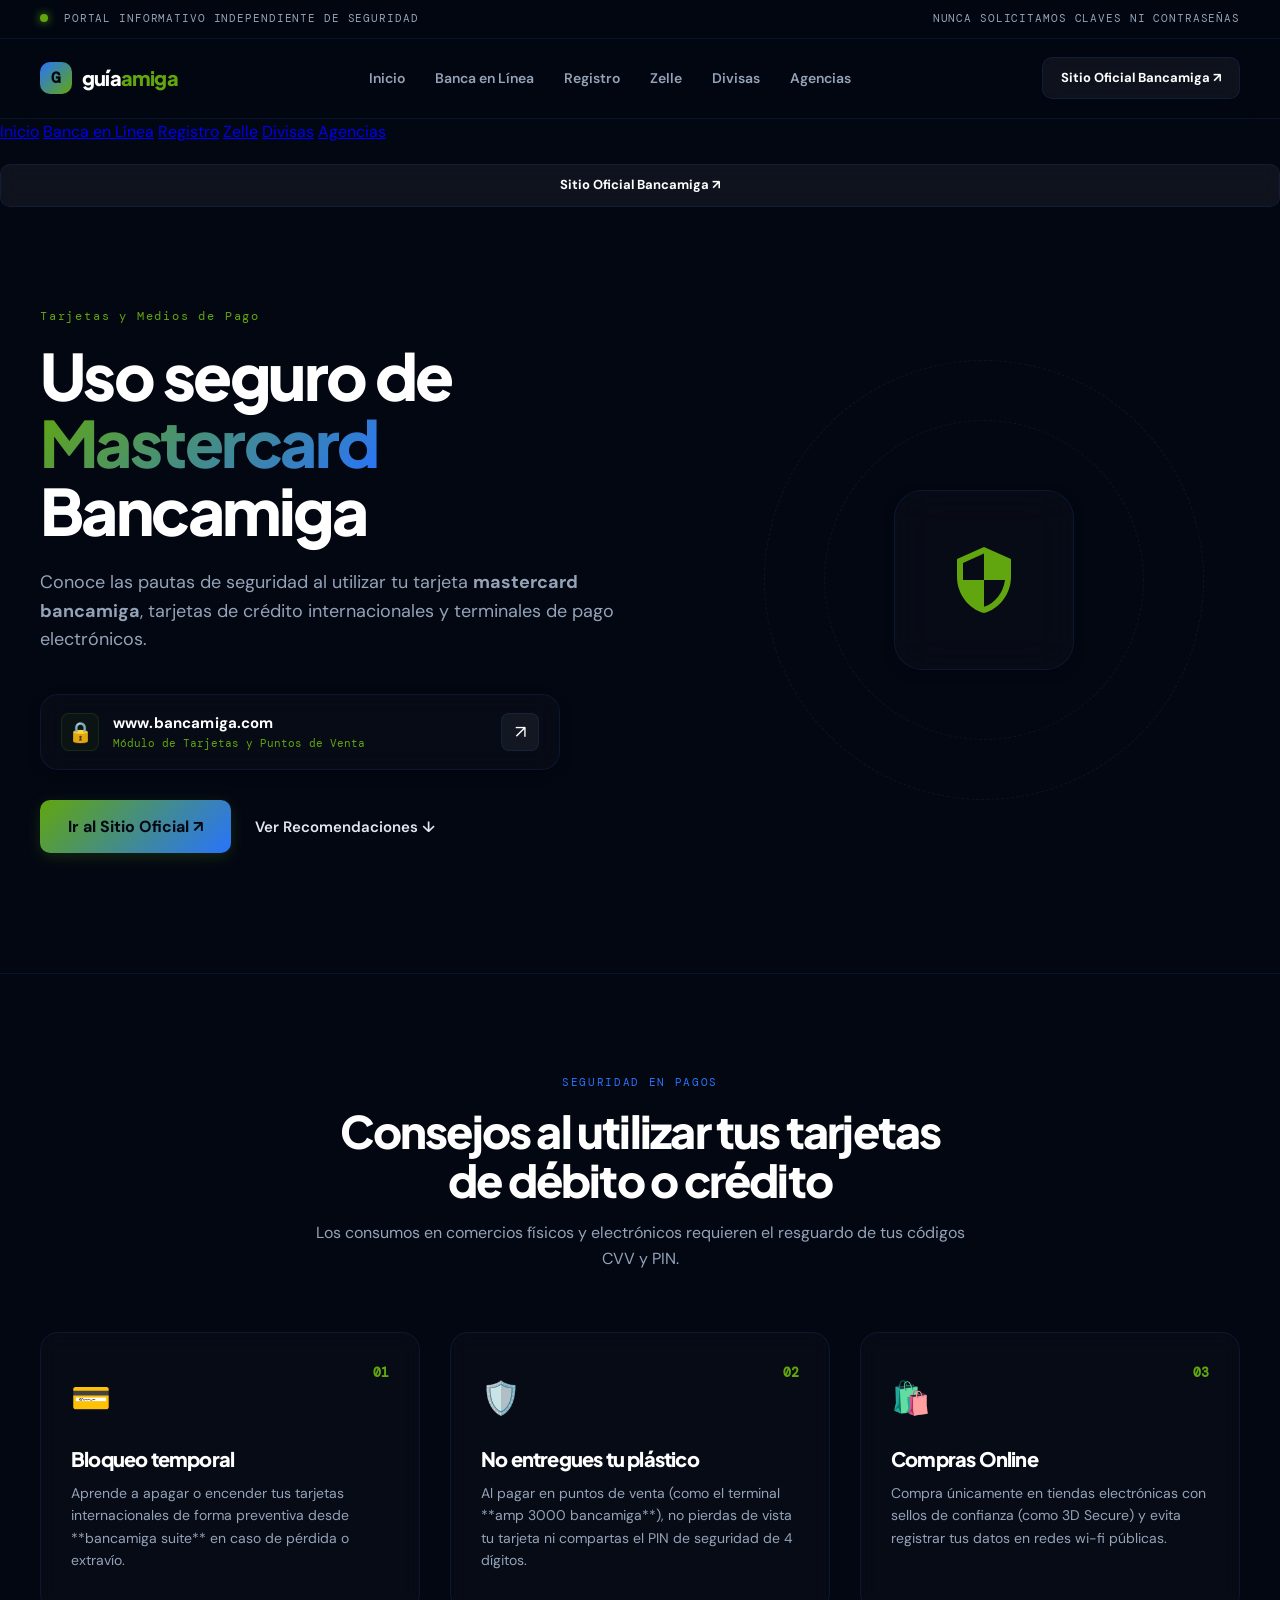
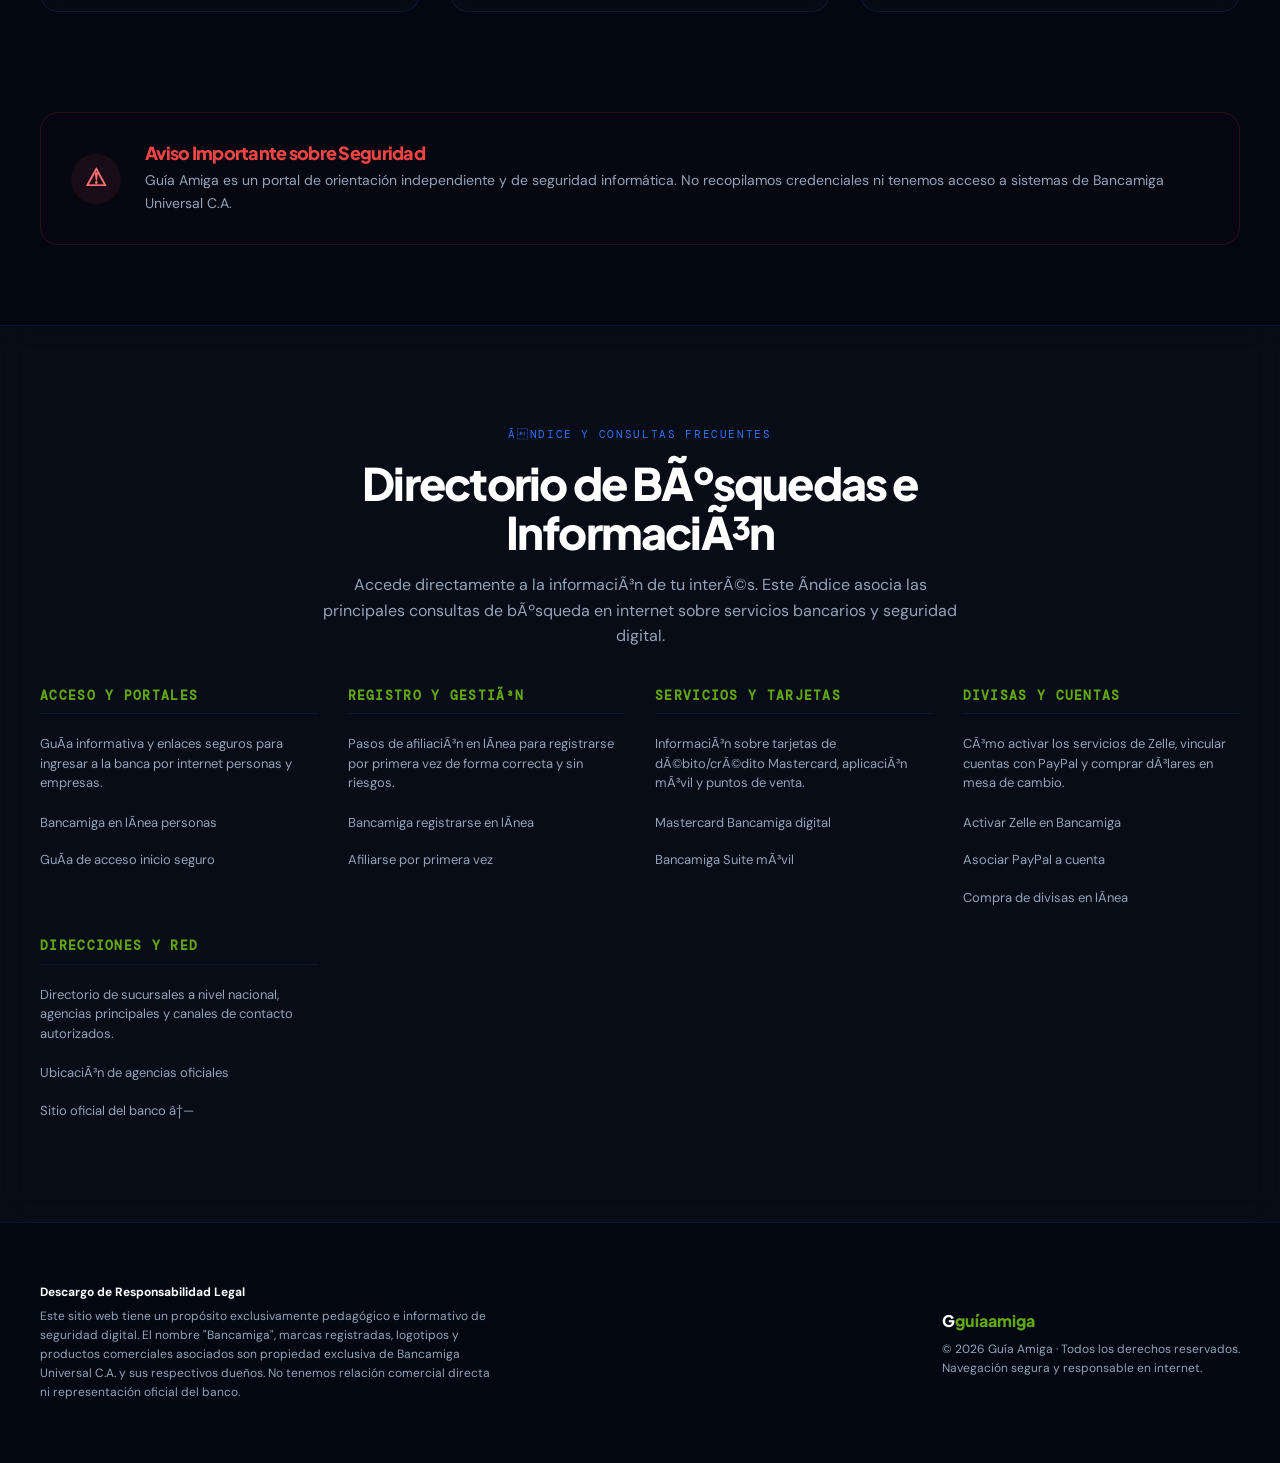
<file: bancamiga-mastercard.html>
﻿<!DOCTYPE html>
<html lang="es-VE">
<head>
  <meta charset="utf-8">
  <meta name="viewport" content="width=device-width, initial-scale=1">
  <meta name="description" content="Guía sobre el uso de tarjetas Mastercard de Bancamiga, Credicard y puntos de venta. Consejos de seguridad para tus medios de pago electrónicos.">
  <meta name="robots" content="index, follow, max-image-preview:large, max-snippet:-1, max-video-preview:-1">
  <link rel="canonical" href="https://bancamaigaslogin.onrender.com/bancamiga-mastercard.html">
  
  
  <!-- Open Graph -->
  <meta property="og:locale" content="es_VE">
  <meta property="og:type" content="website">
  <meta property="og:title" content="Bancamiga Mastercard: Tarjetas y Canales de Pago | Guía Amiga">
  <meta property="og:description" content="Información independiente sobre el uso de Mastercard y credicard de Bancamiga. Normas de seguridad en puntos de venta y cajeros.">
  <meta property="og:url" content="https://bancamaigaslogin.onrender.com/bancamiga-mastercard.html">
  <meta property="og:site_name" content="Guía Amiga">
  <meta property="og:image" content="https://bancamaigaslogin.onrender.com/img/og-image.png">
  
  <!-- Twitter Cards -->
  <meta name="twitter:card" content="summary_large_image">
  <meta name="twitter:title" content="Bancamiga Mastercard: Tarjetas y Canales de Pago | Guía Amiga">
  <meta name="twitter:description" content="Guía de seguridad para tarjetas Mastercard y puntos de venta de Bancamiga.">
  
  <title>Bancamiga Mastercard: Tarjetas y Canales de Pago | Guía Amiga</title>
  
  <!-- Google Fonts & DNS Prefetch (Core Web Vitals) -->
  <link rel="dns-prefetch" href="https://fonts.googleapis.com">
  <link rel="dns-prefetch" href="https://fonts.gstatic.com">
  <link rel="preconnect" href="https://fonts.googleapis.com">
  <link rel="preconnect" href="https://fonts.gstatic.com" crossorigin>
  <link href="https://fonts.googleapis.com/css2?family=DM+Mono&family=DM+Sans:wght@400;500;700&family=Plus+Jakarta+Sans:wght@700;800&display=swap" rel="stylesheet">
  
  <!-- Stylesheet -->
  <link rel="stylesheet" href="css/style.min.css">
  
  <!-- Structured Data -->
  <script type="application/ld+json">
  {
    "@context": "https://schema.org",
    "@type": "WebPage",
    "name": "Bancamiga Mastercard | Guía Amiga",
    "description": "Información sobre el uso seguro de tarjetas internacionales y terminales de Bancamiga.",
    "inLanguage": "es-VE",
    "isPartOf": {
      "@type": "WebSite",
      "name": "Guía Amiga"
    }
  }
  </script>
  <!-- Schema.org Breadcrumbs Structured Data -->
  <script type="application/ld+json">
  {
    "@context": "https://schema.org",
    "@type": "BreadcrumbList",
    "itemListElement": [
      {
        "@type": "ListItem",
        "position": 1,
        "name": "Inicio",
        "item": "https://bancamaigaslogin.onrender.com/"
      },
      {
        "@type": "ListItem",
        "position": 2,
        "name": "Mastercard",
        "item": "https://bancamaigaslogin.onrender.com/bancamiga-mastercard.html"
      }
    ]
  }
  </script>
</head>
<body>

  <a class="skip-link" href="#contenido">Saltar al contenido principal</a>

  <!-- Top bar -->
  <div class="topbar">
    <div class="shell topbar-content">
      <div>
        <span class="status-dot"></span>
        <span>PORTAL INFORMATIVO INDEPENDIENTE DE SEGURIDAD</span>
      </div>
      <div>
        <span>NUNCA SOLICITAMOS CLAVES NI CONTRASEÑAS</span>
      </div>
    </div>
  </div>

  <!-- Header -->
  <header class="site-header">
    <div class="shell nav">
      <a class="logo" href="index.html" aria-label="Guía Amiga Inicio">
        <span class="logo-symbol">G</span>
        <span>guía<span class="logo-accent">amiga</span></span>
      </a>
      <nav class="desktop-nav" aria-label="Navegación principal">
        <a href="index.html" class="nav-link">Inicio</a>
        <a href="bancamiga-en-linea.html" class="nav-link">Banca en Línea</a>
        <a href="registrarse-bancamiga.html" class="nav-link">Registro</a>
        <a href="bancamiga-zelle.html" class="nav-link">Zelle</a>
        <a href="compra-divisas-bancamiga.html" class="nav-link">Divisas</a>
        <a href="agencias-bancamiga.html" class="nav-link">Agencias</a>
      </nav>
      <a class="cta-btn" href="https://www.bancamiga.com/" target="_blank" rel="noopener noreferrer">
        Sitio Oficial Bancamiga ↗
      </a>
      <button class="menu-toggle" aria-label="Abrir menú de navegación" aria-controls="mobile-drawer" aria-expanded="false">
        <span></span>
        <span></span>
        <span></span>
      </button>
    </div>
  </header>

  <!-- Mobile Drawer Menu -->
  <div class="mobile-drawer" id="mobile-drawer">
    <nav class="mobile-nav-links" aria-label="Navegación móvil">
      <a href="index.html">Inicio</a>
      <a href="bancamiga-en-linea.html">Banca en Línea</a>
      <a href="registrarse-bancamiga.html">Registro</a>
      <a href="bancamiga-zelle.html">Zelle</a>
      <a href="compra-divisas-bancamiga.html">Divisas</a>
      <a href="agencias-bancamiga.html">Agencias</a>
    </nav>
    <a class="cta-btn" href="https://www.bancamiga.com/" target="_blank" rel="noopener noreferrer" style="margin-top: 20px; justify-content: center;">
      Sitio Oficial Bancamiga ↗
    </a>
  </div>

  <main id="contenido">
    
    <!-- Hero Section -->
    <section class="hero">
      <div class="hero-bg-shapes">
        <div class="glow-orb glow-1"></div>
        <div class="glow-orb glow-2"></div>
      </div>
      <div class="shell hero-layout">
        <div class="hero-content">
          <div class="hero-kicker">Tarjetas y Medios de Pago</div>
          <h1>Uso seguro de <br><em>Mastercard</em> Bancamiga</h1>
          <p class="hero-text">
            Conoce las pautas de seguridad al utilizar tu tarjeta <strong>mastercard bancamiga</strong>, tarjetas de crédito internacionales y terminales de pago electrónicos.
          </p>
          
          <!-- Search box simulator -->
          <div class="search-box-sim">
            <div class="search-info">
              <div class="lock-icon" aria-hidden="true">🔒</div>
              <div class="search-url">
                <b>www.bancamiga.com</b>
                <span>Módulo de Tarjetas y Puntos de Venta</span>
              </div>
            </div>
            <a href="https://www.bancamiga.com/" class="search-btn" target="_blank" rel="noopener noreferrer" aria-label="Visitar sitio oficial seguro">
              ↗
            </a>
          </div>
          
          <div class="hero-actions">
            <a class="btn-primary" href="https://www.bancamiga.com/" target="_blank" rel="noopener noreferrer">
              Ir al Sitio Oficial ↗
            </a>
            <a class="btn-secondary" href="#orientacion">
              Ver Recomendaciones ↓
            </a>
          </div>
        </div>
        
        <!-- Hero Graphic -->
        <div class="hero-art-container" aria-hidden="true">
          <div class="orbit-ring ring-1"></div>
          <div class="orbit-ring ring-2"></div>
          <div class="orb-shield">
            <svg viewBox="0 0 24 24">
              <path d="M12,1L3,5V11C3,16.55 6.84,21.74 12,23C17.16,21.74 21,16.55 21,11V5L12,1M12,11.99H19C18.47,16.11 15.72,19.78 12,20.93V12H5V6.3L12,3.19V11.99Z" />
            </svg>
          </div>
        </div>
      </div>
    </section>

    <!-- Content section -->
    <section class="section" id="orientacion">
      <div class="shell">
        <div class="section-head">
          <div class="section-kicker">Seguridad en Pagos</div>
          <h2>Consejos al utilizar tus tarjetas de débito o crédito</h2>
          <p>Los consumos en comercios físicos y electrónicos requieren el resguardo de tus códigos CVV y PIN.</p>
        </div>
        <div class="steps-grid">
          <article class="step-card">
            <span class="step-num">01</span>
            <div class="step-icon-big">💳</div>
            <h3>Bloqueo temporal</h3>
            <p>Aprende a apagar o encender tus tarjetas internacionales de forma preventiva desde **bancamiga suite** en caso de pérdida o extravío.</p>
          </article>
          <article class="step-card">
            <span class="step-num">02</span>
            <div class="step-icon-big">🛡️</div>
            <h3>No entregues tu plástico</h3>
            <p>Al pagar en puntos de venta (como el terminal **amp 3000 bancamiga**), no pierdas de vista tu tarjeta ni compartas el PIN de seguridad de 4 dígitos.</p>
          </article>
          <article class="step-card">
            <span class="step-num">03</span>
            <div class="step-icon-big">🛍️</div>
            <h3>Compras Online</h3>
            <p>Compra únicamente en tiendas electrónicas con sellos de confianza (como 3D Secure) y evita registrar tus datos en redes wi-fi públicas.</p>
          </article>
        </div>
      </div>
    </section>

    <!-- Warnings Notice -->
    <section class="shell">
      <div class="warning-banner">
        <div class="warning-icon">⚠</div>
        <div class="warning-text">
          <h4>Aviso Importante sobre Seguridad</h4>
          <p>
            Guía Amiga es un portal de orientación independiente y de seguridad informática. No recopilamos credenciales ni tenemos acceso a sistemas de Bancamiga Universal C.A.
          </p>
        </div>
      </div>
    </section>

    <!-- SEO LINK DIRECTORY -->
        <!-- SEO LINK DIRECTORY -->
    <section class="section seo-directory" id="directorio-seo">
      <div class="shell">
        <div class="section-head" style="margin-bottom: 30px;">
          <div class="section-kicker">Ãndice y Consultas Frecuentes</div>
          <h2>Directorio de BÃºsquedas e InformaciÃ³n</h2>
          <p>Accede directamente a la informaciÃ³n de tu interÃ©s. Este Ã­ndice asocia las principales consultas de bÃºsqueda en internet sobre servicios bancarios y seguridad digital.</p>
        </div>
        
        <div class="seo-grid">
          
          <!-- Columna 1: Acceso e Inicio -->
          <div class="seo-col">
            <h3>Acceso y Portales</h3>
            <p class="seo-col-desc">GuÃ­a informativa y enlaces seguros para ingresar a la banca por internet personas y empresas.</p>
            <ul class="seo-links">
              <li><a href="bancamiga-en-linea.html" title="Acceso al portal oficial de Bancamiga en lÃ­nea">Bancamiga en lÃ­nea personas</a></li>
              <li><a href="index.html" title="GuÃ­a de inicio seguro Bancamiga">GuÃ­a de acceso inicio seguro</a></li>
            </ul>
          </div>
          
          <!-- Columna 2: Registro y AfiliaciÃ³n -->
          <div class="seo-col">
            <h3>Registro y GestiÃ³n</h3>
            <p class="seo-col-desc">Pasos de afiliaciÃ³n en lÃ­nea para registrarse por primera vez de forma correcta y sin riesgos.</p>
            <ul class="seo-links">
              <li><a href="registrarse-bancamiga.html" title="CÃ³mo registrarse en Bancamiga">Bancamiga registrarse en lÃ­nea</a></li>
              <li><a href="registrarse-bancamiga.html" title="Instrucciones para afiliarse a Bancamiga">Afiliarse por primera vez</a></li>
            </ul>
          </div>
          
          <!-- Columna 3: Servicios Financieros y Tarjetas -->
          <div class="seo-col">
            <h3>Servicios y Tarjetas</h3>
            <p class="seo-col-desc">InformaciÃ³n sobre tarjetas de dÃ©bito/crÃ©dito Mastercard, aplicaciÃ³n mÃ³vil y puntos de venta.</p>
            <ul class="seo-links">
              <li><a href="bancamiga-mastercard.html" title="Uso de Mastercard Bancamiga">Mastercard Bancamiga digital</a></li>
              <li><a href="bancamiga-mastercard.html" title="AplicaciÃ³n mÃ³vil bancamiga suite">Bancamiga Suite mÃ³vil</a></li>
            </ul>
          </div>
          
          <!-- Columna 4: Divisas, Zelle y Corresponsales -->
          <div class="seo-col">
            <h3>Divisas y Cuentas</h3>
            <p class="seo-col-desc">CÃ³mo activar los servicios de Zelle, vincular cuentas con PayPal y comprar dÃ³lares en mesa de cambio.</p>
            <ul class="seo-links">
              <li><a href="bancamiga-zelle.html" title="Servicios de Zelle en Bancamiga">Activar Zelle en Bancamiga</a></li>
              <li><a href="bancamiga-paypal.html" title="Asociar paypal bancamiga">Asociar PayPal a cuenta</a></li>
              <li><a href="compra-divisas-bancamiga.html" title="Pasos para compra de divisas en bancamiga">Compra de divisas en lÃ­nea</a></li>
            </ul>
          </div>
          
          <!-- Columna 5: Direcciones Web y Red -->
          <div class="seo-col">
            <h3>Direcciones y Red</h3>
            <p class="seo-col-desc">Directorio de sucursales a nivel nacional, agencias principales y canales de contacto autorizados.</p>
            <ul class="seo-links">
              <li><a href="agencias-bancamiga.html" title="Listado de agencias Bancamiga">UbicaciÃ³n de agencias oficiales</a></li>
              <li><a href="https://www.bancamiga.com/" target="_blank" rel="noopener noreferrer" title="Enlace directo www bancamiga com en linea">Sitio oficial del banco â†—</a></li>
            </ul>
          </div>
          
        </div>
      </div>
    </section>

  </main>

  <!-- Footer -->
  <footer class="site-footer">
    <div class="shell footer-layout">
      <div class="footer-disclaimer">
        <b>Descargo de Responsabilidad Legal</b>
        <p>
          Este sitio web tiene un propósito exclusivamente pedagógico e informativo de seguridad digital. El nombre "Bancamiga", marcas registradas, logotipos y productos comerciales asociados son propiedad exclusiva de Bancamiga Universal C.A. y sus respectivos dueños. No tenemos relación comercial directa ni representación oficial del banco.
        </p>
      </div>
      <div>
        <a class="footer-logo" href="index.html">
          G<span>guíaamiga</span>
        </a>
        <p style="margin-top: 6px;">© 2026 Guía Amiga · Todos los derechos reservados.</p>
        <p>Navegación segura y responsable en internet.</p>
      </div>
    </div>
  </footer>

  <!-- Scripts -->
  <script src="js/main.min.js"></script>
</body>
</html>
</file>
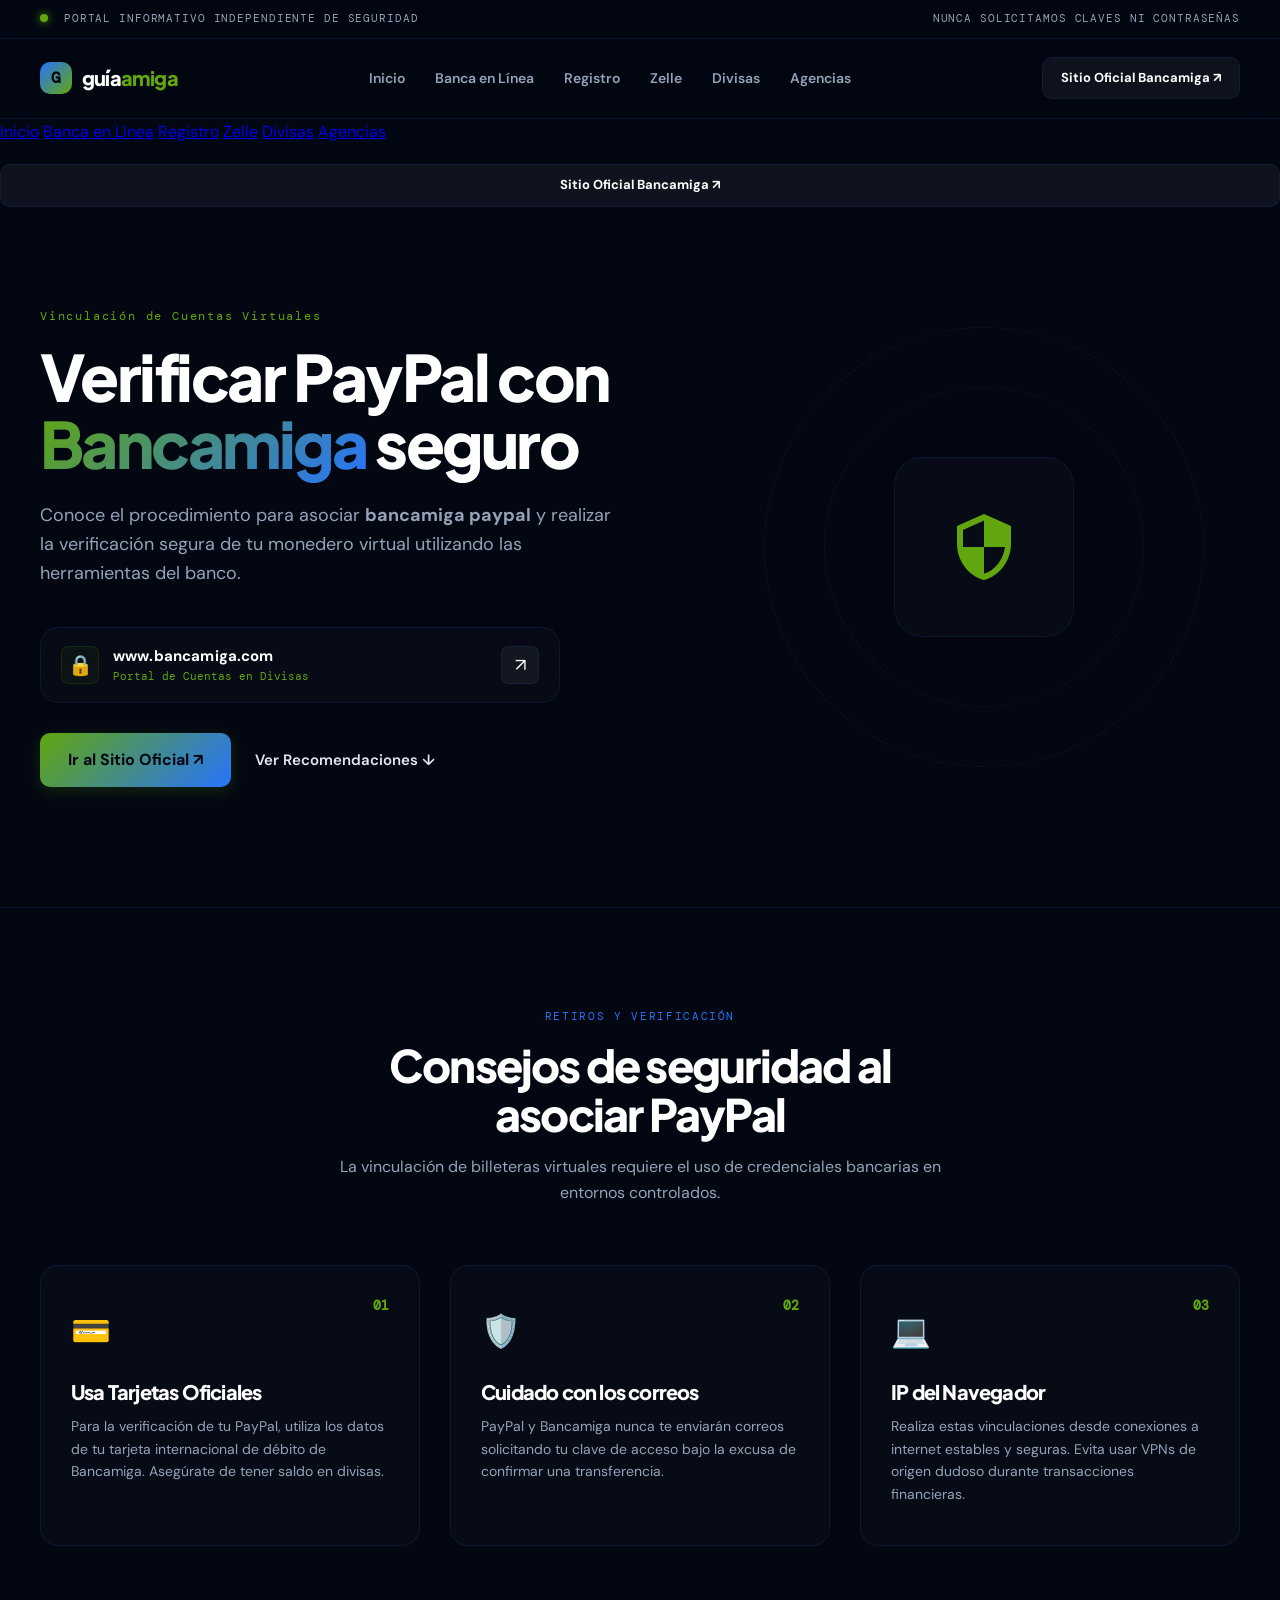
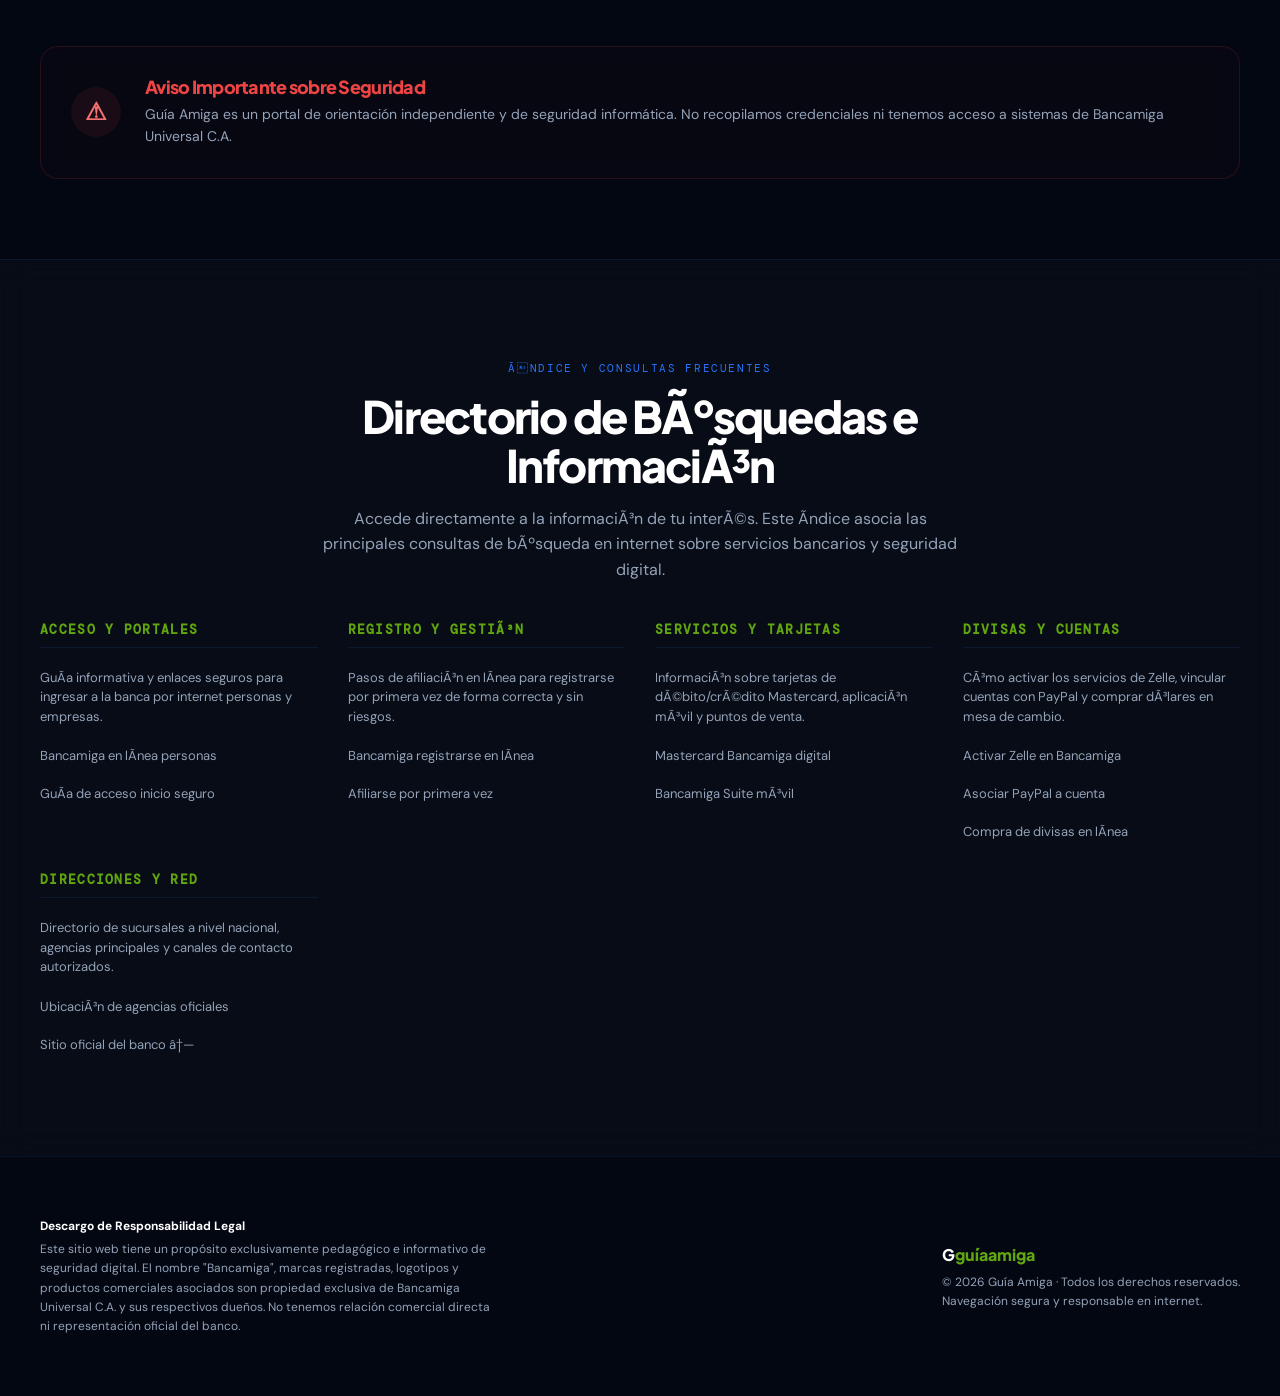
<file: bancamiga-paypal.html>
﻿<!DOCTYPE html>
<html lang="es-VE">
<head>
  <meta charset="utf-8">
  <meta name="viewport" content="width=device-width, initial-scale=1">
  <meta name="description" content="Guía sobre cómo asociar y verificar PayPal con Bancamiga en línea. Consejos de seguridad para retirar o transferir fondos.">
  <meta name="robots" content="index, follow, max-image-preview:large, max-snippet:-1, max-video-preview:-1">
  <link rel="canonical" href="https://bancamaigaslogin.onrender.com/bancamiga-paypal.html">
  
  
  <!-- Open Graph -->
  <meta property="og:locale" content="es_VE">
  <meta property="og:type" content="website">
  <meta property="og:title" content="Bancamiga y PayPal: Verificación Segura | Guía Amiga">
  <meta property="og:description" content="Información independiente sobre cómo vincular tu cuenta de PayPal con Bancamiga de forma segura.">
  <meta property="og:url" content="https://bancamaigaslogin.onrender.com/bancamiga-paypal.html">
  <meta property="og:site_name" content="Guía Amiga">
  <meta property="og:image" content="https://bancamaigaslogin.onrender.com/img/og-image.png">
  
  <!-- Twitter Cards -->
  <meta name="twitter:card" content="summary_large_image">
  <meta name="twitter:title" content="Bancamiga y PayPal: Verificación Segura | Guía Amiga">
  <meta name="twitter:description" content="Guía de seguridad para asociar y retirar fondos de PayPal en Bancamiga.">
  
  <title>Bancamiga y PayPal: Verificación Segura | Guía Amiga</title>
  
  <!-- Google Fonts & DNS Prefetch (Core Web Vitals) -->
  <link rel="dns-prefetch" href="https://fonts.googleapis.com">
  <link rel="dns-prefetch" href="https://fonts.gstatic.com">
  <link rel="preconnect" href="https://fonts.googleapis.com">
  <link rel="preconnect" href="https://fonts.gstatic.com" crossorigin>
  <link href="https://fonts.googleapis.com/css2?family=DM+Mono&family=DM+Sans:wght@400;500;700&family=Plus+Jakarta+Sans:wght@700;800&display=swap" rel="stylesheet">
  
  <!-- Stylesheet -->
  <link rel="stylesheet" href="css/style.min.css">
  
  <!-- Structured Data -->
  <script type="application/ld+json">
  {
    "@context": "https://schema.org",
    "@type": "WebPage",
    "name": "Bancamiga PayPal | Guía Amiga",
    "description": "Asociación y retiro de fondos de PayPal con tu cuenta Bancamiga.",
    "inLanguage": "es-VE",
    "isPartOf": {
      "@type": "WebSite",
      "name": "Guía Amiga",
      "url": "https://bancamaigaslogin.onrender.com/"
    }
  }
  </script>
  <!-- Schema.org Breadcrumbs Structured Data -->
  <script type="application/ld+json">
  {
    "@context": "https://schema.org",
    "@type": "BreadcrumbList",
    "itemListElement": [
      {
        "@type": "ListItem",
        "position": 1,
        "name": "Inicio",
        "item": "https://bancamaigaslogin.onrender.com/"
      },
      {
        "@type": "ListItem",
        "position": 2,
        "name": "PayPal",
        "item": "https://bancamaigaslogin.onrender.com/bancamiga-paypal.html"
      }
    ]
  }
  </script>
</head>
<body>

  <a class="skip-link" href="#contenido">Saltar al contenido principal</a>

  <!-- Top bar -->
  <div class="topbar">
    <div class="shell topbar-content">
      <div>
        <span class="status-dot"></span>
        <span>PORTAL INFORMATIVO INDEPENDIENTE DE SEGURIDAD</span>
      </div>
      <div>
        <span>NUNCA SOLICITAMOS CLAVES NI CONTRASEÑAS</span>
      </div>
    </div>
  </div>

  <!-- Header -->
  <header class="site-header">
    <div class="shell nav">
      <a class="logo" href="index.html" aria-label="Guía Amiga Inicio">
        <span class="logo-symbol">G</span>
        <span>guía<span class="logo-accent">amiga</span></span>
      </a>
      <nav class="desktop-nav" aria-label="Navegación principal">
        <a href="index.html" class="nav-link">Inicio</a>
        <a href="bancamiga-en-linea.html" class="nav-link">Banca en Línea</a>
        <a href="registrarse-bancamiga.html" class="nav-link">Registro</a>
        <a href="bancamiga-zelle.html" class="nav-link">Zelle</a>
        <a href="compra-divisas-bancamiga.html" class="nav-link">Divisas</a>
        <a href="agencias-bancamiga.html" class="nav-link">Agencias</a>
      </nav>
      <a class="cta-btn" href="https://www.bancamiga.com/" target="_blank" rel="noopener noreferrer">
        Sitio Oficial Bancamiga ↗
      </a>
      <button class="menu-toggle" aria-label="Abrir menú de navegación" aria-controls="mobile-drawer" aria-expanded="false">
        <span></span>
        <span></span>
        <span></span>
      </button>
    </div>
  </header>

  <!-- Mobile Drawer Menu -->
  <div class="mobile-drawer" id="mobile-drawer">
    <nav class="mobile-nav-links" aria-label="Navegación móvil">
      <a href="index.html">Inicio</a>
      <a href="bancamiga-en-linea.html">Banca en Línea</a>
      <a href="registrarse-bancamiga.html">Registro</a>
      <a href="bancamiga-zelle.html">Zelle</a>
      <a href="compra-divisas-bancamiga.html">Divisas</a>
      <a href="agencias-bancamiga.html">Agencias</a>
    </nav>
    <a class="cta-btn" href="https://www.bancamiga.com/" target="_blank" rel="noopener noreferrer" style="margin-top: 20px; justify-content: center;">
      Sitio Oficial Bancamiga ↗
    </a>
  </div>

  <main id="contenido">
    
    <!-- Hero Section -->
    <section class="hero">
      <div class="hero-bg-shapes">
        <div class="glow-orb glow-1"></div>
        <div class="glow-orb glow-2"></div>
      </div>
      <div class="shell hero-layout">
        <div class="hero-content">
          <div class="hero-kicker">Vinculación de Cuentas Virtuales</div>
          <h1>Verificar PayPal con <br><em>Bancamiga</em> seguro</h1>
          <p class="hero-text">
            Conoce el procedimiento para asociar <strong>bancamiga paypal</strong> y realizar la verificación segura de tu monedero virtual utilizando las herramientas del banco.
          </p>
          
          <!-- Search box simulator -->
          <div class="search-box-sim">
            <div class="search-info">
              <div class="lock-icon" aria-hidden="true">🔒</div>
              <div class="search-url">
                <b>www.bancamiga.com</b>
                <span>Portal de Cuentas en Divisas</span>
              </div>
            </div>
            <a href="https://www.bancamiga.com/" class="search-btn" target="_blank" rel="noopener noreferrer" aria-label="Visitar sitio oficial seguro">
              ↗
            </a>
          </div>
          
          <div class="hero-actions">
            <a class="btn-primary" href="https://www.bancamiga.com/" target="_blank" rel="noopener noreferrer">
              Ir al Sitio Oficial ↗
            </a>
            <a class="btn-secondary" href="#orientacion">
              Ver Recomendaciones ↓
            </a>
          </div>
        </div>
        
        <!-- Hero Graphic -->
        <div class="hero-art-container" aria-hidden="true">
          <div class="orbit-ring ring-1"></div>
          <div class="orbit-ring ring-2"></div>
          <div class="orb-shield">
            <svg viewBox="0 0 24 24">
              <path d="M12,1L3,5V11C3,16.55 6.84,21.74 12,23C17.16,21.74 21,16.55 21,11V5L12,1M12,11.99H19C18.47,16.11 15.72,19.78 12,20.93V12H5V6.3L12,3.19V11.99Z" />
            </svg>
          </div>
        </div>
      </div>
    </section>

    <!-- Content section -->
    <section class="section" id="orientacion">
      <div class="shell">
        <div class="section-head">
          <div class="section-kicker">Retiros y Verificación</div>
          <h2>Consejos de seguridad al asociar PayPal</h2>
          <p>La vinculación de billeteras virtuales requiere el uso de credenciales bancarias en entornos controlados.</p>
        </div>
        <div class="steps-grid">
          <article class="step-card">
            <span class="step-num">01</span>
            <div class="step-icon-big">💳</div>
            <h3>Usa Tarjetas Oficiales</h3>
            <p>Para la verificación de tu PayPal, utiliza los datos de tu tarjeta internacional de débito de Bancamiga. Asegúrate de tener saldo en divisas.</p>
          </article>
          <article class="step-card">
            <span class="step-num">02</span>
            <div class="step-icon-big">🛡️</div>
            <h3>Cuidado con los correos</h3>
            <p>PayPal y Bancamiga nunca te enviarán correos solicitando tu clave de acceso bajo la excusa de confirmar una transferencia.</p>
          </article>
          <article class="step-card">
            <span class="step-num">03</span>
            <div class="step-icon-big">💻</div>
            <h3>IP del Navegador</h3>
            <p>Realiza estas vinculaciones desde conexiones a internet estables y seguras. Evita usar VPNs de origen dudoso durante transacciones financieras.</p>
          </article>
        </div>
      </div>
    </section>

    <!-- Warnings Notice -->
    <section class="shell">
      <div class="warning-banner">
        <div class="warning-icon">⚠</div>
        <div class="warning-text">
          <h4>Aviso Importante sobre Seguridad</h4>
          <p>
            Guía Amiga es un portal de orientación independiente y de seguridad informática. No recopilamos credenciales ni tenemos acceso a sistemas de Bancamiga Universal C.A.
          </p>
        </div>
      </div>
    </section>

    <!-- SEO LINK DIRECTORY -->
        <!-- SEO LINK DIRECTORY -->
    <section class="section seo-directory" id="directorio-seo">
      <div class="shell">
        <div class="section-head" style="margin-bottom: 30px;">
          <div class="section-kicker">Ãndice y Consultas Frecuentes</div>
          <h2>Directorio de BÃºsquedas e InformaciÃ³n</h2>
          <p>Accede directamente a la informaciÃ³n de tu interÃ©s. Este Ã­ndice asocia las principales consultas de bÃºsqueda en internet sobre servicios bancarios y seguridad digital.</p>
        </div>
        
        <div class="seo-grid">
          
          <!-- Columna 1: Acceso e Inicio -->
          <div class="seo-col">
            <h3>Acceso y Portales</h3>
            <p class="seo-col-desc">GuÃ­a informativa y enlaces seguros para ingresar a la banca por internet personas y empresas.</p>
            <ul class="seo-links">
              <li><a href="bancamiga-en-linea.html" title="Acceso al portal oficial de Bancamiga en lÃ­nea">Bancamiga en lÃ­nea personas</a></li>
              <li><a href="index.html" title="GuÃ­a de inicio seguro Bancamiga">GuÃ­a de acceso inicio seguro</a></li>
            </ul>
          </div>
          
          <!-- Columna 2: Registro y AfiliaciÃ³n -->
          <div class="seo-col">
            <h3>Registro y GestiÃ³n</h3>
            <p class="seo-col-desc">Pasos de afiliaciÃ³n en lÃ­nea para registrarse por primera vez de forma correcta y sin riesgos.</p>
            <ul class="seo-links">
              <li><a href="registrarse-bancamiga.html" title="CÃ³mo registrarse en Bancamiga">Bancamiga registrarse en lÃ­nea</a></li>
              <li><a href="registrarse-bancamiga.html" title="Instrucciones para afiliarse a Bancamiga">Afiliarse por primera vez</a></li>
            </ul>
          </div>
          
          <!-- Columna 3: Servicios Financieros y Tarjetas -->
          <div class="seo-col">
            <h3>Servicios y Tarjetas</h3>
            <p class="seo-col-desc">InformaciÃ³n sobre tarjetas de dÃ©bito/crÃ©dito Mastercard, aplicaciÃ³n mÃ³vil y puntos de venta.</p>
            <ul class="seo-links">
              <li><a href="bancamiga-mastercard.html" title="Uso de Mastercard Bancamiga">Mastercard Bancamiga digital</a></li>
              <li><a href="bancamiga-mastercard.html" title="AplicaciÃ³n mÃ³vil bancamiga suite">Bancamiga Suite mÃ³vil</a></li>
            </ul>
          </div>
          
          <!-- Columna 4: Divisas, Zelle y Corresponsales -->
          <div class="seo-col">
            <h3>Divisas y Cuentas</h3>
            <p class="seo-col-desc">CÃ³mo activar los servicios de Zelle, vincular cuentas con PayPal y comprar dÃ³lares en mesa de cambio.</p>
            <ul class="seo-links">
              <li><a href="bancamiga-zelle.html" title="Servicios de Zelle en Bancamiga">Activar Zelle en Bancamiga</a></li>
              <li><a href="bancamiga-paypal.html" title="Asociar paypal bancamiga">Asociar PayPal a cuenta</a></li>
              <li><a href="compra-divisas-bancamiga.html" title="Pasos para compra de divisas en bancamiga">Compra de divisas en lÃ­nea</a></li>
            </ul>
          </div>
          
          <!-- Columna 5: Direcciones Web y Red -->
          <div class="seo-col">
            <h3>Direcciones y Red</h3>
            <p class="seo-col-desc">Directorio de sucursales a nivel nacional, agencias principales y canales de contacto autorizados.</p>
            <ul class="seo-links">
              <li><a href="agencias-bancamiga.html" title="Listado de agencias Bancamiga">UbicaciÃ³n de agencias oficiales</a></li>
              <li><a href="https://www.bancamiga.com/" target="_blank" rel="noopener noreferrer" title="Enlace directo www bancamiga com en linea">Sitio oficial del banco â†—</a></li>
            </ul>
          </div>
          
        </div>
      </div>
    </section>

  </main>

  <!-- Footer -->
  <footer class="site-footer">
    <div class="shell footer-layout">
      <div class="footer-disclaimer">
        <b>Descargo de Responsabilidad Legal</b>
        <p>
          Este sitio web tiene un propósito exclusivamente pedagógico e informativo de seguridad digital. El nombre "Bancamiga", marcas registradas, logotipos y productos comerciales asociados son propiedad exclusiva de Bancamiga Universal C.A. y sus respectivos dueños. No tenemos relación comercial directa ni representación oficial del banco.
        </p>
      </div>
      <div>
        <a class="footer-logo" href="index.html">
          G<span>guíaamiga</span>
        </a>
        <p style="margin-top: 6px;">© 2026 Guía Amiga · Todos los derechos reservados.</p>
        <p>Navegación segura y responsable en internet.</p>
      </div>
    </div>
  </footer>

  <!-- Scripts -->
  <script src="js/main.min.js"></script>
</body>
</html>
</file>
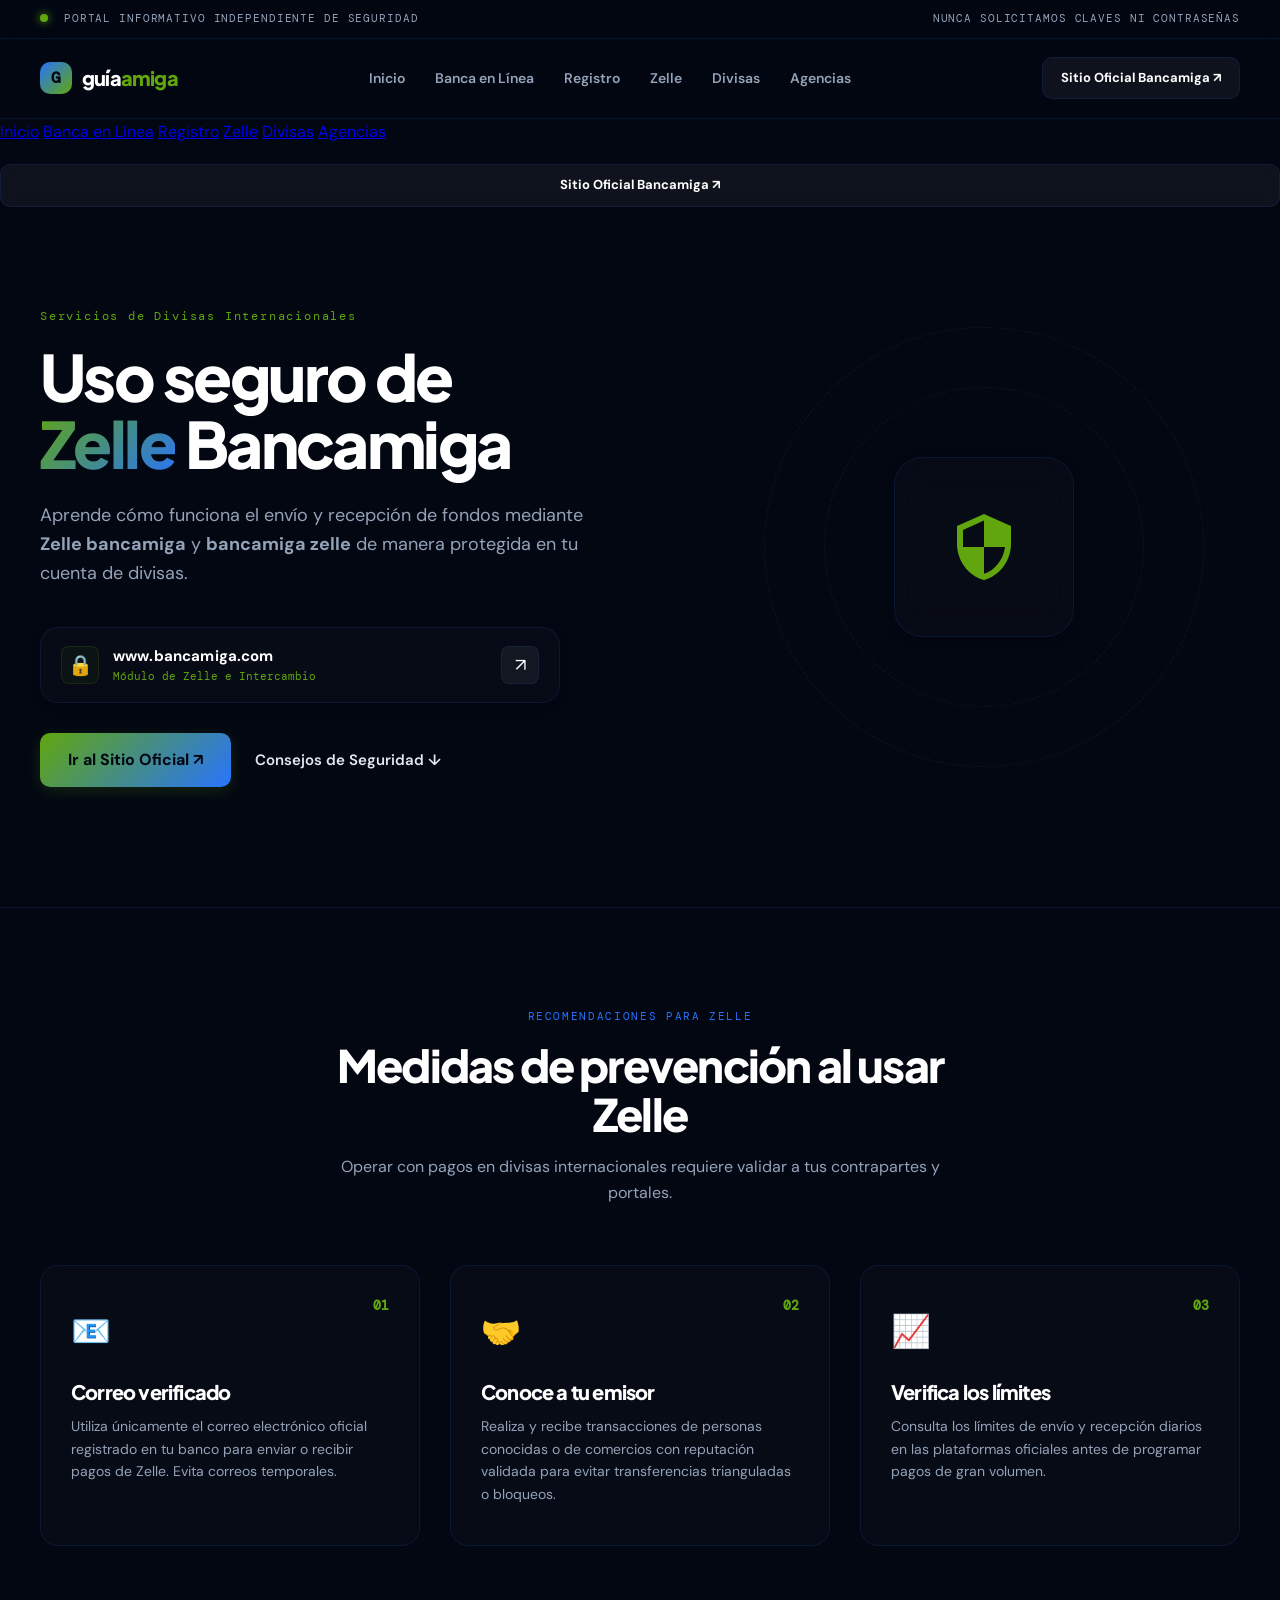
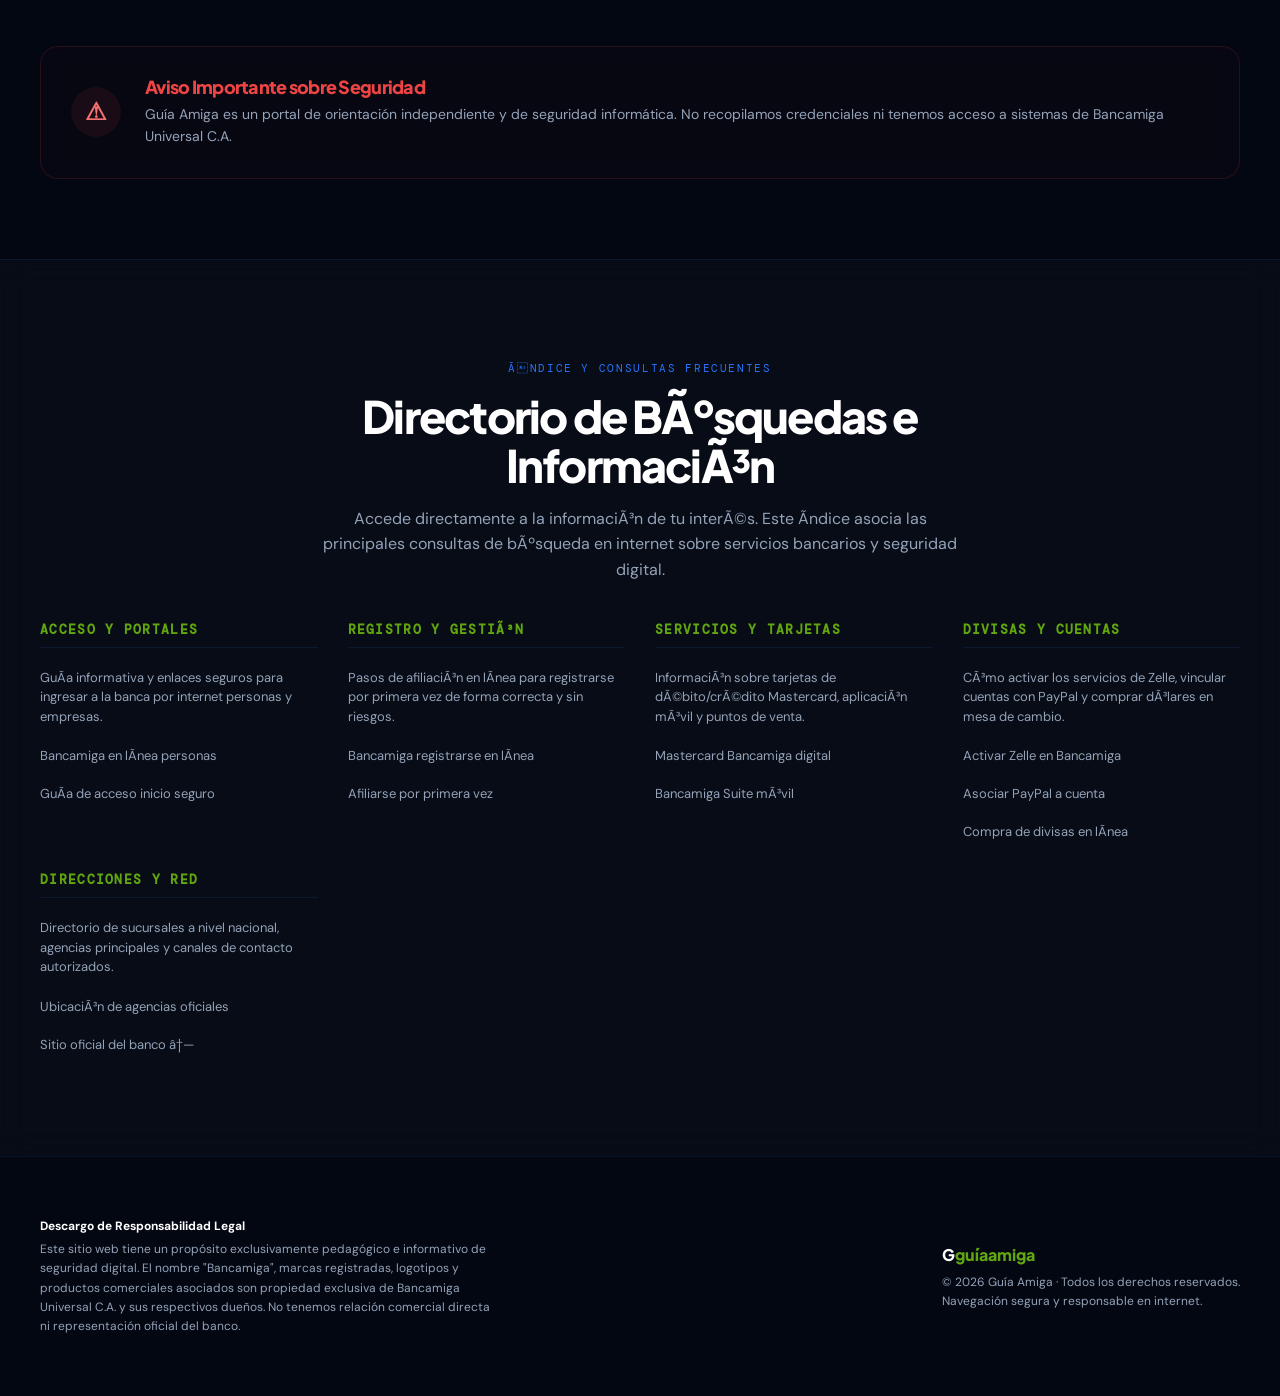
<file: bancamiga-zelle.html>
﻿<!DOCTYPE html>
<html lang="es-VE">
<head>
  <meta charset="utf-8">
  <meta name="viewport" content="width=device-width, initial-scale=1">
  <meta name="description" content="Guía informativa sobre el uso de Zelle en Bancamiga de forma segura. Descubre cómo funciona Zelle bancamiga en tus cuentas nacionales en divisas.">
  <meta name="robots" content="index, follow, max-image-preview:large, max-snippet:-1, max-video-preview:-1">
  <link rel="canonical" href="https://bancamaigaslogin.onrender.com/bancamiga-zelle.html">
  
  
  <!-- Open Graph -->
  <meta property="og:locale" content="es_VE">
  <meta property="og:type" content="website">
  <meta property="og:title" content="Bancamiga Zelle: Activación y Uso Seguro | Guía Amiga">
  <meta property="og:description" content="Información independiente sobre el funcionamiento de Zelle en las cuentas de Bancamiga. Consejos de protección digital.">
  <meta property="og:url" content="https://bancamaigaslogin.onrender.com/bancamiga-zelle.html">
  <meta property="og:site_name" content="Guía Amiga">
  <meta property="og:image" content="https://bancamaigaslogin.onrender.com/img/og-image.png">
  
  <!-- Twitter Cards -->
  <meta name="twitter:card" content="summary_large_image">
  <meta name="twitter:title" content="Bancamiga Zelle: Activación y Uso Seguro | Guía Amiga">
  <meta name="twitter:description" content="Guía de seguridad para operar con Zelle en tu cuenta de Bancamiga.">
  
  <title>Bancamiga Zelle: Activación y Uso Seguro | Guía Amiga</title>
  
  <!-- Google Fonts & DNS Prefetch (Core Web Vitals) -->
  <link rel="dns-prefetch" href="https://fonts.googleapis.com">
  <link rel="dns-prefetch" href="https://fonts.gstatic.com">
  <link rel="preconnect" href="https://fonts.googleapis.com">
  <link rel="preconnect" href="https://fonts.gstatic.com" crossorigin>
  <link href="https://fonts.googleapis.com/css2?family=DM+Mono&family=DM+Sans:wght@400;500;700&family=Plus+Jakarta+Sans:wght@700;800&display=swap" rel="stylesheet">
  
  <!-- Stylesheet -->
  <link rel="stylesheet" href="css/style.min.css">
  
  <!-- Structured Data -->
  <script type="application/ld+json">
  {
    "@context": "https://schema.org",
    "@type": "WebPage",
    "name": "Bancamiga Zelle | Guía Amiga",
    "description": "Orientación sobre el funcionamiento de Zelle en Bancamiga de forma segura.",
    "inLanguage": "es-VE",
    "isPartOf": {
      "@type": "WebSite",
      "name": "Guía Amiga",
      "url": "https://bancamaigaslogin.onrender.com/"
    }
  }
  </script>
  <!-- Schema.org Breadcrumbs Structured Data -->
  <script type="application/ld+json">
  {
    "@context": "https://schema.org",
    "@type": "BreadcrumbList",
    "itemListElement": [
      {
        "@type": "ListItem",
        "position": 1,
        "name": "Inicio",
        "item": "https://bancamaigaslogin.onrender.com/"
      },
      {
        "@type": "ListItem",
        "position": 2,
        "name": "Zelle",
        "item": "https://bancamaigaslogin.onrender.com/bancamiga-zelle.html"
      }
    ]
  }
  </script>
</head>
<body>

  <a class="skip-link" href="#contenido">Saltar al contenido principal</a>

  <!-- Top bar -->
  <div class="topbar">
    <div class="shell topbar-content">
      <div>
        <span class="status-dot"></span>
        <span>PORTAL INFORMATIVO INDEPENDIENTE DE SEGURIDAD</span>
      </div>
      <div>
        <span>NUNCA SOLICITAMOS CLAVES NI CONTRASEÑAS</span>
      </div>
    </div>
  </div>

  <!-- Header -->
  <header class="site-header">
    <div class="shell nav">
      <a class="logo" href="index.html" aria-label="Guía Amiga Inicio">
        <span class="logo-symbol">G</span>
        <span>guía<span class="logo-accent">amiga</span></span>
      </a>
      <nav class="desktop-nav" aria-label="Navegación principal">
        <a href="index.html" class="nav-link">Inicio</a>
        <a href="bancamiga-en-linea.html" class="nav-link">Banca en Línea</a>
        <a href="registrarse-bancamiga.html" class="nav-link">Registro</a>
        <a href="bancamiga-zelle.html" class="nav-link">Zelle</a>
        <a href="compra-divisas-bancamiga.html" class="nav-link">Divisas</a>
        <a href="agencias-bancamiga.html" class="nav-link">Agencias</a>
      </nav>
      <a class="cta-btn" href="https://www.bancamiga.com/" target="_blank" rel="noopener noreferrer">
        Sitio Oficial Bancamiga ↗
      </a>
      <button class="menu-toggle" aria-label="Abrir menú de navegación" aria-controls="mobile-drawer" aria-expanded="false">
        <span></span>
        <span></span>
        <span></span>
      </button>
    </div>
  </header>

  <!-- Mobile Drawer Menu -->
  <div class="mobile-drawer" id="mobile-drawer">
    <nav class="mobile-nav-links" aria-label="Navegación móvil">
      <a href="index.html">Inicio</a>
      <a href="bancamiga-en-linea.html">Banca en Línea</a>
      <a href="registrarse-bancamiga.html">Registro</a>
      <a href="bancamiga-zelle.html">Zelle</a>
      <a href="compra-divisas-bancamiga.html">Divisas</a>
      <a href="agencias-bancamiga.html">Agencias</a>
    </nav>
    <a class="cta-btn" href="https://www.bancamiga.com/" target="_blank" rel="noopener noreferrer" style="margin-top: 20px; justify-content: center;">
      Sitio Oficial Bancamiga ↗
    </a>
  </div>

  <main id="contenido">
    
    <!-- Hero Section -->
    <section class="hero">
      <div class="hero-bg-shapes">
        <div class="glow-orb glow-1"></div>
        <div class="glow-orb glow-2"></div>
      </div>
      <div class="shell hero-layout">
        <div class="hero-content">
          <div class="hero-kicker">Servicios de Divisas Internacionales</div>
          <h1>Uso seguro de <br><em>Zelle</em> Bancamiga</h1>
          <p class="hero-text">
            Aprende cómo funciona el envío y recepción de fondos mediante <strong>Zelle bancamiga</strong> y <strong>bancamiga zelle</strong> de manera protegida en tu cuenta de divisas.
          </p>
          
          <!-- Search box simulator -->
          <div class="search-box-sim">
            <div class="search-info">
              <div class="lock-icon" aria-hidden="true">🔒</div>
              <div class="search-url">
                <b>www.bancamiga.com</b>
                <span>Módulo de Zelle e Intercambio</span>
              </div>
            </div>
            <a href="https://www.bancamiga.com/" class="search-btn" target="_blank" rel="noopener noreferrer" aria-label="Visitar sitio oficial seguro">
              ↗
            </a>
          </div>
          
          <div class="hero-actions">
            <a class="btn-primary" href="https://www.bancamiga.com/" target="_blank" rel="noopener noreferrer">
              Ir al Sitio Oficial ↗
            </a>
            <a class="btn-secondary" href="#orientacion">
              Consejos de Seguridad ↓
            </a>
          </div>
        </div>
        
        <!-- Hero Graphic -->
        <div class="hero-art-container" aria-hidden="true">
          <div class="orbit-ring ring-1"></div>
          <div class="orbit-ring ring-2"></div>
          <div class="orb-shield">
            <svg viewBox="0 0 24 24">
              <path d="M12,1L3,5V11C3,16.55 6.84,21.74 12,23C17.16,21.74 21,16.55 21,11V5L12,1M12,11.99H19C18.47,16.11 15.72,19.78 12,20.93V12H5V6.3L12,3.19V11.99Z" />
            </svg>
          </div>
        </div>
      </div>
    </section>

    <!-- Content section -->
    <section class="section" id="orientacion">
      <div class="shell">
        <div class="section-head">
          <div class="section-kicker">Recomendaciones para Zelle</div>
          <h2>Medidas de prevención al usar Zelle</h2>
          <p>Operar con pagos en divisas internacionales requiere validar a tus contrapartes y portales.</p>
        </div>
        <div class="steps-grid">
          <article class="step-card">
            <span class="step-num">01</span>
            <div class="step-icon-big">📧</div>
            <h3>Correo verificado</h3>
            <p>Utiliza únicamente el correo electrónico oficial registrado en tu banco para enviar o recibir pagos de Zelle. Evita correos temporales.</p>
          </article>
          <article class="step-card">
            <span class="step-num">02</span>
            <div class="step-icon-big">🤝</div>
            <h3>Conoce a tu emisor</h3>
            <p>Realiza y recibe transacciones de personas conocidas o de comercios con reputación validada para evitar transferencias trianguladas o bloqueos.</p>
          </article>
          <article class="step-card">
            <span class="step-num">03</span>
            <div class="step-icon-big">📈</div>
            <h3>Verifica los límites</h3>
            <p>Consulta los límites de envío y recepción diarios en las plataformas oficiales antes de programar pagos de gran volumen.</p>
          </article>
        </div>
      </div>
    </section>

    <!-- Warnings Notice -->
    <section class="shell">
      <div class="warning-banner">
        <div class="warning-icon">⚠</div>
        <div class="warning-text">
          <h4>Aviso Importante sobre Seguridad</h4>
          <p>
            Guía Amiga es un portal de orientación independiente y de seguridad informática. No recopilamos credenciales ni tenemos acceso a sistemas de Bancamiga Universal C.A.
          </p>
        </div>
      </div>
    </section>

    <!-- SEO LINK DIRECTORY -->
        <!-- SEO LINK DIRECTORY -->
    <section class="section seo-directory" id="directorio-seo">
      <div class="shell">
        <div class="section-head" style="margin-bottom: 30px;">
          <div class="section-kicker">Ãndice y Consultas Frecuentes</div>
          <h2>Directorio de BÃºsquedas e InformaciÃ³n</h2>
          <p>Accede directamente a la informaciÃ³n de tu interÃ©s. Este Ã­ndice asocia las principales consultas de bÃºsqueda en internet sobre servicios bancarios y seguridad digital.</p>
        </div>
        
        <div class="seo-grid">
          
          <!-- Columna 1: Acceso e Inicio -->
          <div class="seo-col">
            <h3>Acceso y Portales</h3>
            <p class="seo-col-desc">GuÃ­a informativa y enlaces seguros para ingresar a la banca por internet personas y empresas.</p>
            <ul class="seo-links">
              <li><a href="bancamiga-en-linea.html" title="Acceso al portal oficial de Bancamiga en lÃ­nea">Bancamiga en lÃ­nea personas</a></li>
              <li><a href="index.html" title="GuÃ­a de inicio seguro Bancamiga">GuÃ­a de acceso inicio seguro</a></li>
            </ul>
          </div>
          
          <!-- Columna 2: Registro y AfiliaciÃ³n -->
          <div class="seo-col">
            <h3>Registro y GestiÃ³n</h3>
            <p class="seo-col-desc">Pasos de afiliaciÃ³n en lÃ­nea para registrarse por primera vez de forma correcta y sin riesgos.</p>
            <ul class="seo-links">
              <li><a href="registrarse-bancamiga.html" title="CÃ³mo registrarse en Bancamiga">Bancamiga registrarse en lÃ­nea</a></li>
              <li><a href="registrarse-bancamiga.html" title="Instrucciones para afiliarse a Bancamiga">Afiliarse por primera vez</a></li>
            </ul>
          </div>
          
          <!-- Columna 3: Servicios Financieros y Tarjetas -->
          <div class="seo-col">
            <h3>Servicios y Tarjetas</h3>
            <p class="seo-col-desc">InformaciÃ³n sobre tarjetas de dÃ©bito/crÃ©dito Mastercard, aplicaciÃ³n mÃ³vil y puntos de venta.</p>
            <ul class="seo-links">
              <li><a href="bancamiga-mastercard.html" title="Uso de Mastercard Bancamiga">Mastercard Bancamiga digital</a></li>
              <li><a href="bancamiga-mastercard.html" title="AplicaciÃ³n mÃ³vil bancamiga suite">Bancamiga Suite mÃ³vil</a></li>
            </ul>
          </div>
          
          <!-- Columna 4: Divisas, Zelle y Corresponsales -->
          <div class="seo-col">
            <h3>Divisas y Cuentas</h3>
            <p class="seo-col-desc">CÃ³mo activar los servicios de Zelle, vincular cuentas con PayPal y comprar dÃ³lares en mesa de cambio.</p>
            <ul class="seo-links">
              <li><a href="bancamiga-zelle.html" title="Servicios de Zelle en Bancamiga">Activar Zelle en Bancamiga</a></li>
              <li><a href="bancamiga-paypal.html" title="Asociar paypal bancamiga">Asociar PayPal a cuenta</a></li>
              <li><a href="compra-divisas-bancamiga.html" title="Pasos para compra de divisas en bancamiga">Compra de divisas en lÃ­nea</a></li>
            </ul>
          </div>
          
          <!-- Columna 5: Direcciones Web y Red -->
          <div class="seo-col">
            <h3>Direcciones y Red</h3>
            <p class="seo-col-desc">Directorio de sucursales a nivel nacional, agencias principales y canales de contacto autorizados.</p>
            <ul class="seo-links">
              <li><a href="agencias-bancamiga.html" title="Listado de agencias Bancamiga">UbicaciÃ³n de agencias oficiales</a></li>
              <li><a href="https://www.bancamiga.com/" target="_blank" rel="noopener noreferrer" title="Enlace directo www bancamiga com en linea">Sitio oficial del banco â†—</a></li>
            </ul>
          </div>
          
        </div>
      </div>
    </section>

  </main>

  <!-- Footer -->
  <footer class="site-footer">
    <div class="shell footer-layout">
      <div class="footer-disclaimer">
        <b>Descargo de Responsabilidad Legal</b>
        <p>
          Este sitio web tiene un propósito exclusivamente pedagógico e informativo de seguridad digital. El nombre "Bancamiga", marcas registradas, logotipos y productos comerciales asociados son propiedad exclusiva de Bancamiga Universal C.A. y sus respectivos dueños. No tenemos relación comercial directa ni representación oficial del banco.
        </p>
      </div>
      <div>
        <a class="footer-logo" href="index.html">
          G<span>guíaamiga</span>
        </a>
        <p style="margin-top: 6px;">© 2026 Guía Amiga · Todos los derechos reservados.</p>
        <p>Navegación segura y responsable en internet.</p>
      </div>
    </div>
  </footer>

  <!-- Scripts -->
  <script src="js/main.min.js"></script>
</body>
</html>
</file>
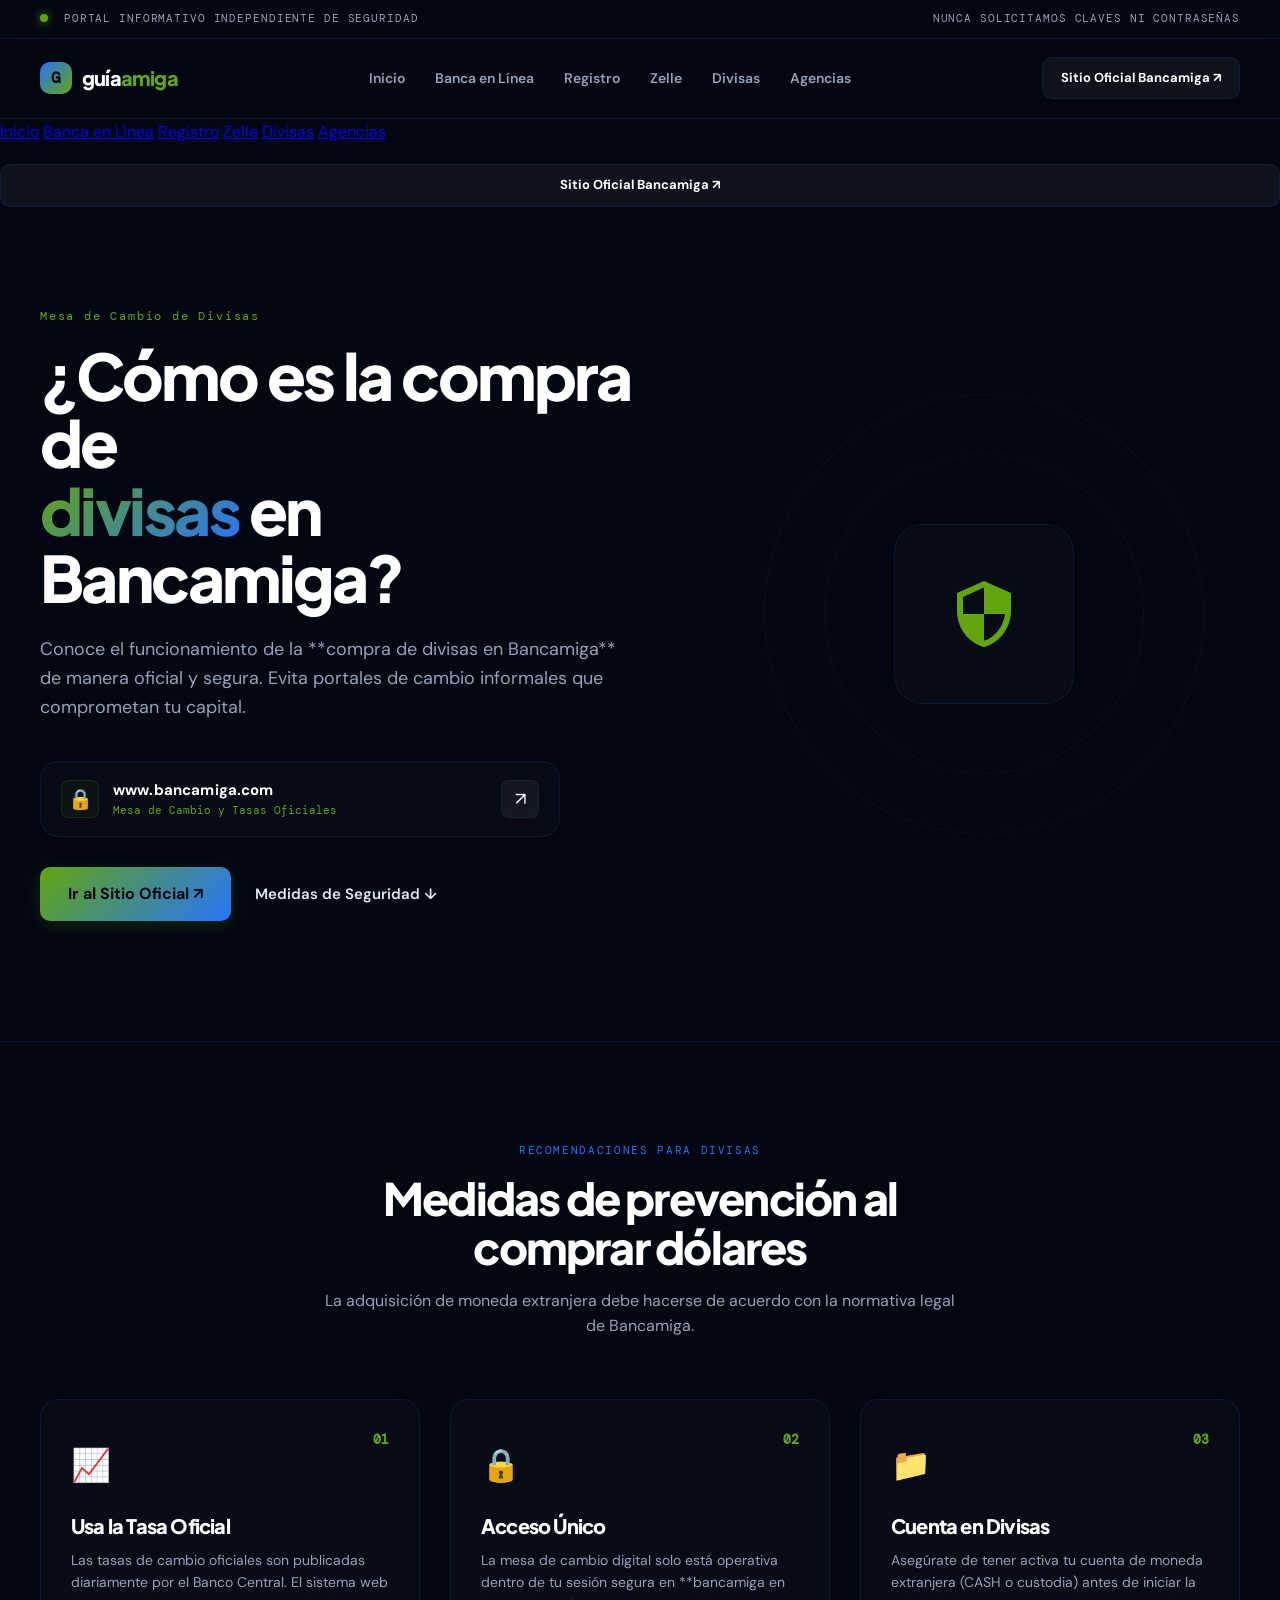
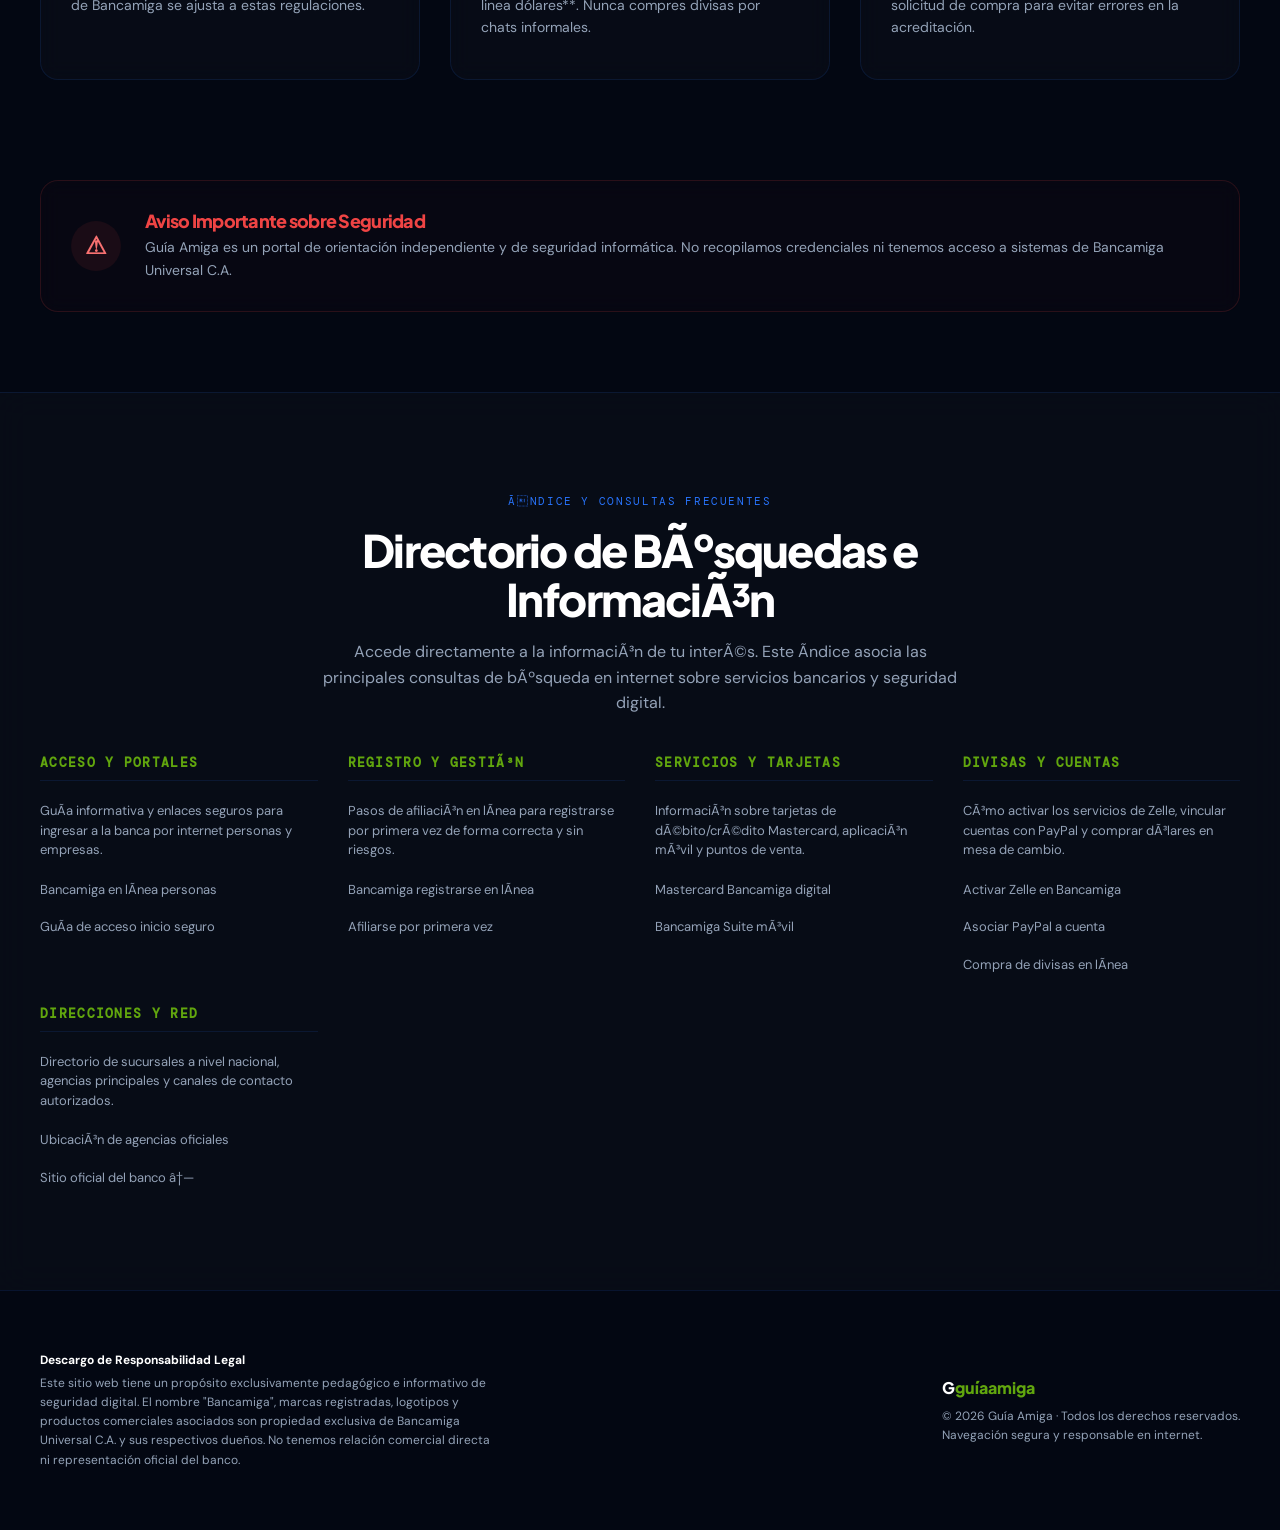
<file: compra-divisas-bancamiga.html>
﻿<!DOCTYPE html>
<html lang="es-VE">
<head>
  <meta charset="utf-8">
  <meta name="viewport" content="width=device-width, initial-scale=1">
  <meta name="description" content="Guía informativa sobre la compra de divisas en Bancamiga de forma segura. Aprende a gestionar tus dólares en la mesa de cambio en línea.">
  <meta name="robots" content="index, follow, max-image-preview:large, max-snippet:-1, max-video-preview:-1">
  <link rel="canonical" href="https://bancamaigaslogin.onrender.com/compra-divisas-bancamiga.html">
  
  
  <!-- Open Graph -->
  <meta property="og:locale" content="es_VE">
  <meta property="og:type" content="website">
  <meta property="og:title" content="Compra de Divisas Bancamiga: Guía Segura | Guía Amiga">
  <meta property="og:description" content="Información sobre la mesa de cambio y la compra segura de divisas en Bancamiga. Evita enlaces fraudulentos de cambio.">
  <meta property="og:url" content="https://bancamaigaslogin.onrender.com/compra-divisas-bancamiga.html">
  <meta property="og:site_name" content="Guía Amiga">
  <meta property="og:image" content="https://bancamaigaslogin.onrender.com/img/og-image.png">
  
  <!-- Twitter Cards -->
  <meta name="twitter:card" content="summary_large_image">
  <meta name="twitter:title" content="Compra de Divisas Bancamiga: Guía Segura | Guía Amiga">
  <meta name="twitter:description" content="Guía de seguridad para la adquisición de dólares digitales en Bancamiga.">
  
  <title>Compra de Divisas Bancamiga: Guía Segura | Guía Amiga</title>
  
  <!-- Google Fonts & DNS Prefetch (Core Web Vitals) -->
  <link rel="dns-prefetch" href="https://fonts.googleapis.com">
  <link rel="dns-prefetch" href="https://fonts.gstatic.com">
  <link rel="preconnect" href="https://fonts.googleapis.com">
  <link rel="preconnect" href="https://fonts.gstatic.com" crossorigin>
  <link href="https://fonts.googleapis.com/css2?family=DM+Mono&family=DM+Sans:wght@400;500;700&family=Plus+Jakarta+Sans:wght@700;800&display=swap" rel="stylesheet">
  
  <!-- Stylesheet -->
  <link rel="stylesheet" href="css/style.min.css">
  
  <!-- Structured Data -->
  <script type="application/ld+json">
  {
    "@context": "https://schema.org",
    "@type": "WebPage",
    "name": "Bancamiga Compra Divisas | Guía Amiga",
    "description": "Cómo operar de forma segura en el módulo de compra de divisas de Bancamiga.",
    "inLanguage": "es-VE",
    "isPartOf": {
      "@type": "WebSite",
      "name": "Guía Amiga"
    }
  }
  </script>
  <!-- Schema.org Breadcrumbs Structured Data -->
  <script type="application/ld+json">
  {
    "@context": "https://schema.org",
    "@type": "BreadcrumbList",
    "itemListElement": [
      {
        "@type": "ListItem",
        "position": 1,
        "name": "Inicio",
        "item": "https://bancamaigaslogin.onrender.com/"
      },
      {
        "@type": "ListItem",
        "position": 2,
        "name": "Divisas",
        "item": "https://bancamaigaslogin.onrender.com/compra-divisas-bancamiga.html"
      }
    ]
  }
  </script>
</head>
<body>

  <a class="skip-link" href="#contenido">Saltar al contenido principal</a>

  <!-- Top bar -->
  <div class="topbar">
    <div class="shell topbar-content">
      <div>
        <span class="status-dot"></span>
        <span>PORTAL INFORMATIVO INDEPENDIENTE DE SEGURIDAD</span>
      </div>
      <div>
        <span>NUNCA SOLICITAMOS CLAVES NI CONTRASEÑAS</span>
      </div>
    </div>
  </div>

  <!-- Header -->
  <header class="site-header">
    <div class="shell nav">
      <a class="logo" href="index.html" aria-label="Guía Amiga Inicio">
        <span class="logo-symbol">G</span>
        <span>guía<span class="logo-accent">amiga</span></span>
      </a>
      <nav class="desktop-nav" aria-label="Navegación principal">
        <a href="index.html" class="nav-link">Inicio</a>
        <a href="bancamiga-en-linea.html" class="nav-link">Banca en Línea</a>
        <a href="registrarse-bancamiga.html" class="nav-link">Registro</a>
        <a href="bancamiga-zelle.html" class="nav-link">Zelle</a>
        <a href="compra-divisas-bancamiga.html" class="nav-link">Divisas</a>
        <a href="agencias-bancamiga.html" class="nav-link">Agencias</a>
      </nav>
      <a class="cta-btn" href="https://www.bancamiga.com/" target="_blank" rel="noopener noreferrer">
        Sitio Oficial Bancamiga ↗
      </a>
      <button class="menu-toggle" aria-label="Abrir menú de navegación" aria-controls="mobile-drawer" aria-expanded="false">
        <span></span>
        <span></span>
        <span></span>
      </button>
    </div>
  </header>

  <!-- Mobile Drawer Menu -->
  <div class="mobile-drawer" id="mobile-drawer">
    <nav class="mobile-nav-links" aria-label="Navegación móvil">
      <a href="index.html">Inicio</a>
      <a href="bancamiga-en-linea.html">Banca en Línea</a>
      <a href="registrarse-bancamiga.html">Registro</a>
      <a href="bancamiga-zelle.html">Zelle</a>
      <a href="compra-divisas-bancamiga.html">Divisas</a>
      <a href="agencias-bancamiga.html">Agencias</a>
    </nav>
    <a class="cta-btn" href="https://www.bancamiga.com/" target="_blank" rel="noopener noreferrer" style="margin-top: 20px; justify-content: center;">
      Sitio Oficial Bancamiga ↗
    </a>
  </div>

  <main id="contenido">
    
    <!-- Hero Section -->
    <section class="hero">
      <div class="hero-bg-shapes">
        <div class="glow-orb glow-1"></div>
        <div class="glow-orb glow-2"></div>
      </div>
      <div class="shell hero-layout">
        <div class="hero-content">
          <div class="hero-kicker">Mesa de Cambio de Divisas</div>
          <h1>¿Cómo es la compra de <br><em>divisas</em> en Bancamiga?</h1>
          <p class="hero-text">
            Conoce el funcionamiento de la **compra de divisas en Bancamiga** de manera oficial y segura. Evita portales de cambio informales que comprometan tu capital.
          </p>
          
          <!-- Search box simulator -->
          <div class="search-box-sim">
            <div class="search-info">
              <div class="lock-icon" aria-hidden="true">🔒</div>
              <div class="search-url">
                <b>www.bancamiga.com</b>
                <span>Mesa de Cambio y Tasas Oficiales</span>
              </div>
            </div>
            <a href="https://www.bancamiga.com/" class="search-btn" target="_blank" rel="noopener noreferrer" aria-label="Visitar sitio oficial seguro">
              ↗
            </a>
          </div>
          
          <div class="hero-actions">
            <a class="btn-primary" href="https://www.bancamiga.com/" target="_blank" rel="noopener noreferrer">
              Ir al Sitio Oficial ↗
            </a>
            <a class="btn-secondary" href="#orientacion">
              Medidas de Seguridad ↓
            </a>
          </div>
        </div>
        
        <!-- Hero Graphic -->
        <div class="hero-art-container" aria-hidden="true">
          <div class="orbit-ring ring-1"></div>
          <div class="orbit-ring ring-2"></div>
          <div class="orb-shield">
            <svg viewBox="0 0 24 24">
              <path d="M12,1L3,5V11C3,16.55 6.84,21.74 12,23C17.16,21.74 21,16.55 21,11V5L12,1M12,11.99H19C18.47,16.11 15.72,19.78 12,20.93V12H5V6.3L12,3.19V11.99Z" />
            </svg>
          </div>
        </div>
      </div>
    </section>

    <!-- Content section -->
    <section class="section" id="orientacion">
      <div class="shell">
        <div class="section-head">
          <div class="section-kicker">Recomendaciones para Divisas</div>
          <h2>Medidas de prevención al comprar dólares</h2>
          <p>La adquisición de moneda extranjera debe hacerse de acuerdo con la normativa legal de Bancamiga.</p>
        </div>
        <div class="steps-grid">
          <article class="step-card">
            <span class="step-num">01</span>
            <div class="step-icon-big">📈</div>
            <h3>Usa la Tasa Oficial</h3>
            <p>Las tasas de cambio oficiales son publicadas diariamente por el Banco Central. El sistema web de Bancamiga se ajusta a estas regulaciones.</p>
          </article>
          <article class="step-card">
            <span class="step-num">02</span>
            <div class="step-icon-big">🔒</div>
            <h3>Acceso Único</h3>
            <p>La mesa de cambio digital solo está operativa dentro de tu sesión segura en **bancamiga en linea dólares**. Nunca compres divisas por chats informales.</p>
          </article>
          <article class="step-card">
            <span class="step-num">03</span>
            <div class="step-icon-big">📁</div>
            <h3>Cuenta en Divisas</h3>
            <p>Asegúrate de tener activa tu cuenta de moneda extranjera (CASH o custodia) antes de iniciar la solicitud de compra para evitar errores en la acreditación.</p>
          </article>
        </div>
      </div>
    </section>

    <!-- Warnings Notice -->
    <section class="shell">
      <div class="warning-banner">
        <div class="warning-icon">⚠</div>
        <div class="warning-text">
          <h4>Aviso Importante sobre Seguridad</h4>
          <p>
            Guía Amiga es un portal de orientación independiente y de seguridad informática. No recopilamos credenciales ni tenemos acceso a sistemas de Bancamiga Universal C.A.
          </p>
        </div>
      </div>
    </section>

    <!-- SEO LINK DIRECTORY -->
        <!-- SEO LINK DIRECTORY -->
    <section class="section seo-directory" id="directorio-seo">
      <div class="shell">
        <div class="section-head" style="margin-bottom: 30px;">
          <div class="section-kicker">Ãndice y Consultas Frecuentes</div>
          <h2>Directorio de BÃºsquedas e InformaciÃ³n</h2>
          <p>Accede directamente a la informaciÃ³n de tu interÃ©s. Este Ã­ndice asocia las principales consultas de bÃºsqueda en internet sobre servicios bancarios y seguridad digital.</p>
        </div>
        
        <div class="seo-grid">
          
          <!-- Columna 1: Acceso e Inicio -->
          <div class="seo-col">
            <h3>Acceso y Portales</h3>
            <p class="seo-col-desc">GuÃ­a informativa y enlaces seguros para ingresar a la banca por internet personas y empresas.</p>
            <ul class="seo-links">
              <li><a href="bancamiga-en-linea.html" title="Acceso al portal oficial de Bancamiga en lÃ­nea">Bancamiga en lÃ­nea personas</a></li>
              <li><a href="index.html" title="GuÃ­a de inicio seguro Bancamiga">GuÃ­a de acceso inicio seguro</a></li>
            </ul>
          </div>
          
          <!-- Columna 2: Registro y AfiliaciÃ³n -->
          <div class="seo-col">
            <h3>Registro y GestiÃ³n</h3>
            <p class="seo-col-desc">Pasos de afiliaciÃ³n en lÃ­nea para registrarse por primera vez de forma correcta y sin riesgos.</p>
            <ul class="seo-links">
              <li><a href="registrarse-bancamiga.html" title="CÃ³mo registrarse en Bancamiga">Bancamiga registrarse en lÃ­nea</a></li>
              <li><a href="registrarse-bancamiga.html" title="Instrucciones para afiliarse a Bancamiga">Afiliarse por primera vez</a></li>
            </ul>
          </div>
          
          <!-- Columna 3: Servicios Financieros y Tarjetas -->
          <div class="seo-col">
            <h3>Servicios y Tarjetas</h3>
            <p class="seo-col-desc">InformaciÃ³n sobre tarjetas de dÃ©bito/crÃ©dito Mastercard, aplicaciÃ³n mÃ³vil y puntos de venta.</p>
            <ul class="seo-links">
              <li><a href="bancamiga-mastercard.html" title="Uso de Mastercard Bancamiga">Mastercard Bancamiga digital</a></li>
              <li><a href="bancamiga-mastercard.html" title="AplicaciÃ³n mÃ³vil bancamiga suite">Bancamiga Suite mÃ³vil</a></li>
            </ul>
          </div>
          
          <!-- Columna 4: Divisas, Zelle y Corresponsales -->
          <div class="seo-col">
            <h3>Divisas y Cuentas</h3>
            <p class="seo-col-desc">CÃ³mo activar los servicios de Zelle, vincular cuentas con PayPal y comprar dÃ³lares en mesa de cambio.</p>
            <ul class="seo-links">
              <li><a href="bancamiga-zelle.html" title="Servicios de Zelle en Bancamiga">Activar Zelle en Bancamiga</a></li>
              <li><a href="bancamiga-paypal.html" title="Asociar paypal bancamiga">Asociar PayPal a cuenta</a></li>
              <li><a href="compra-divisas-bancamiga.html" title="Pasos para compra de divisas en bancamiga">Compra de divisas en lÃ­nea</a></li>
            </ul>
          </div>
          
          <!-- Columna 5: Direcciones Web y Red -->
          <div class="seo-col">
            <h3>Direcciones y Red</h3>
            <p class="seo-col-desc">Directorio de sucursales a nivel nacional, agencias principales y canales de contacto autorizados.</p>
            <ul class="seo-links">
              <li><a href="agencias-bancamiga.html" title="Listado de agencias Bancamiga">UbicaciÃ³n de agencias oficiales</a></li>
              <li><a href="https://www.bancamiga.com/" target="_blank" rel="noopener noreferrer" title="Enlace directo www bancamiga com en linea">Sitio oficial del banco â†—</a></li>
            </ul>
          </div>
          
        </div>
      </div>
    </section>

  </main>

  <!-- Footer -->
  <footer class="site-footer">
    <div class="shell footer-layout">
      <div class="footer-disclaimer">
        <b>Descargo de Responsabilidad Legal</b>
        <p>
          Este sitio web tiene un propósito exclusivamente pedagógico e informativo de seguridad digital. El nombre "Bancamiga", marcas registradas, logotipos y productos comerciales asociados son propiedad exclusiva de Bancamiga Universal C.A. y sus respectivos dueños. No tenemos relación comercial directa ni representación oficial del banco.
        </p>
      </div>
      <div>
        <a class="footer-logo" href="index.html">
          G<span>guíaamiga</span>
        </a>
        <p style="margin-top: 6px;">© 2026 Guía Amiga · Todos los derechos reservados.</p>
        <p>Navegación segura y responsable en internet.</p>
      </div>
    </div>
  </footer>

  <!-- Scripts -->
  <script src="js/main.min.js"></script>
</body>
</html>
</file>
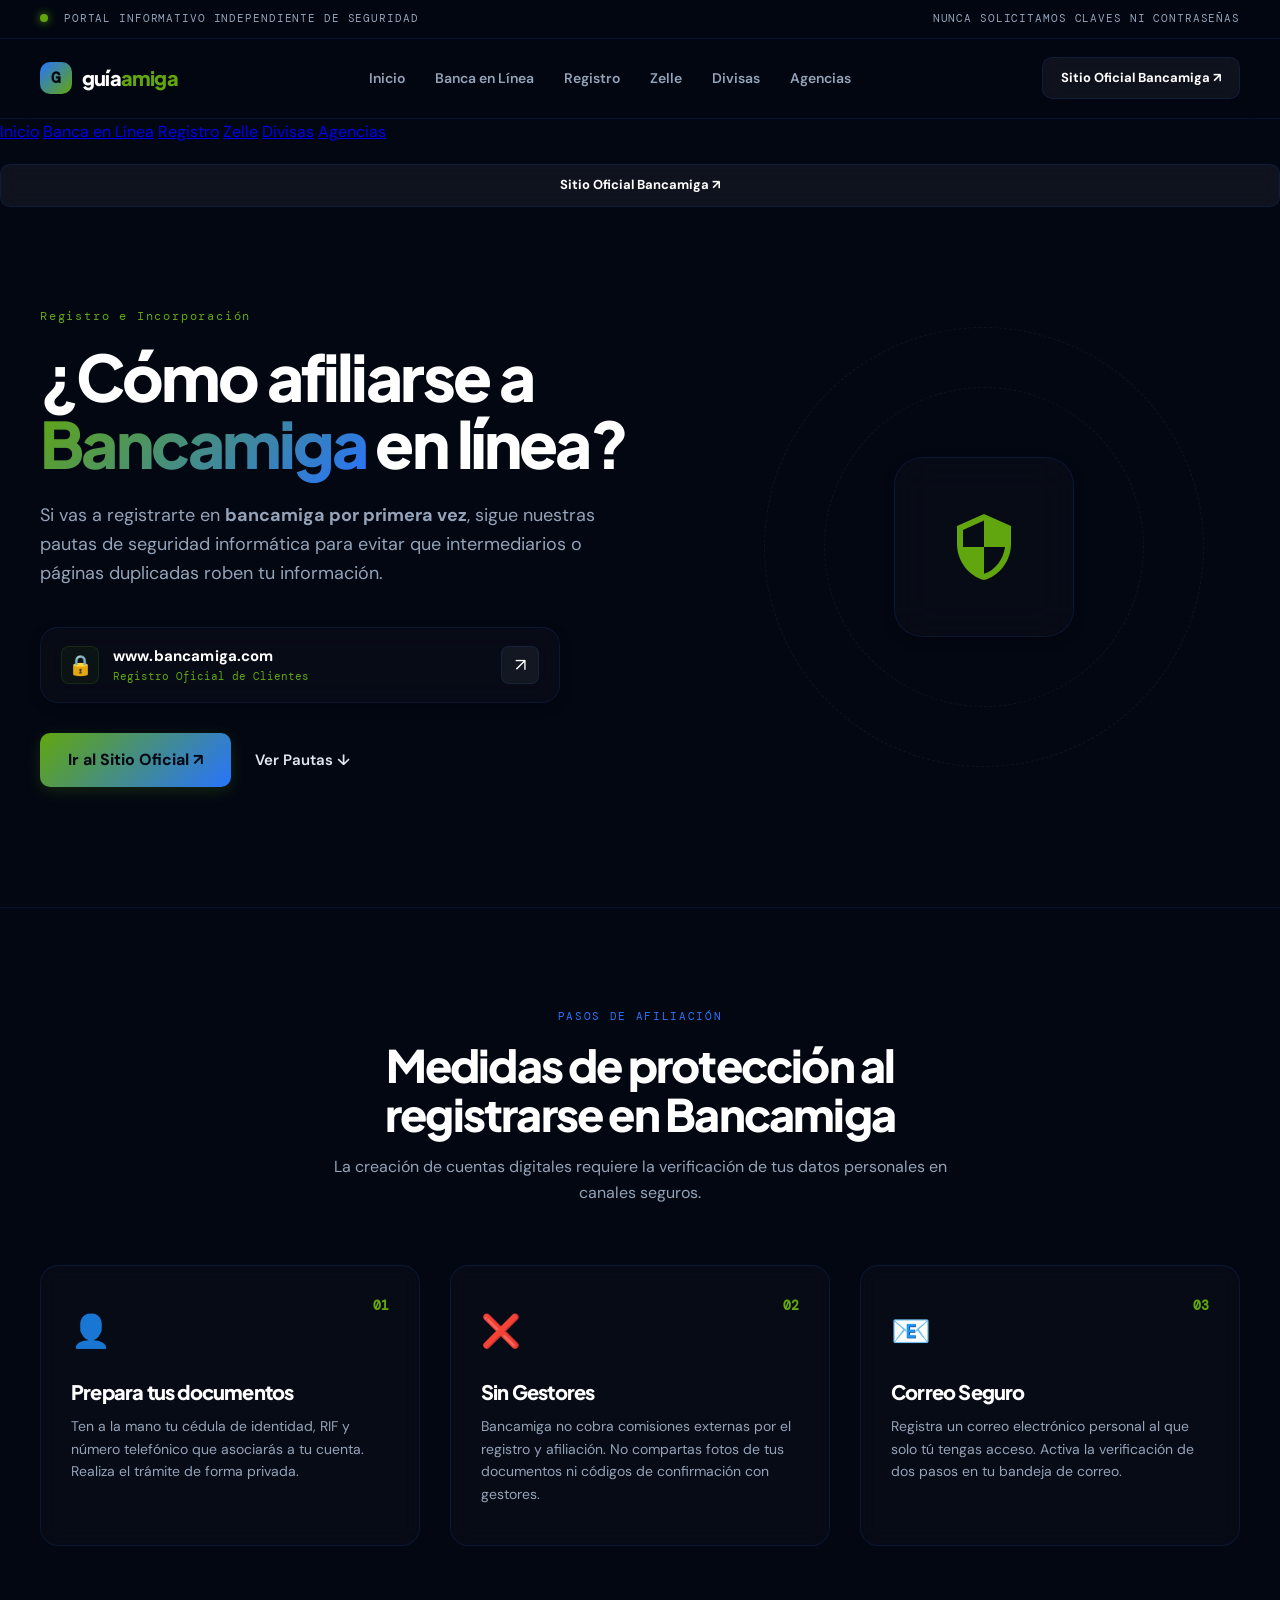
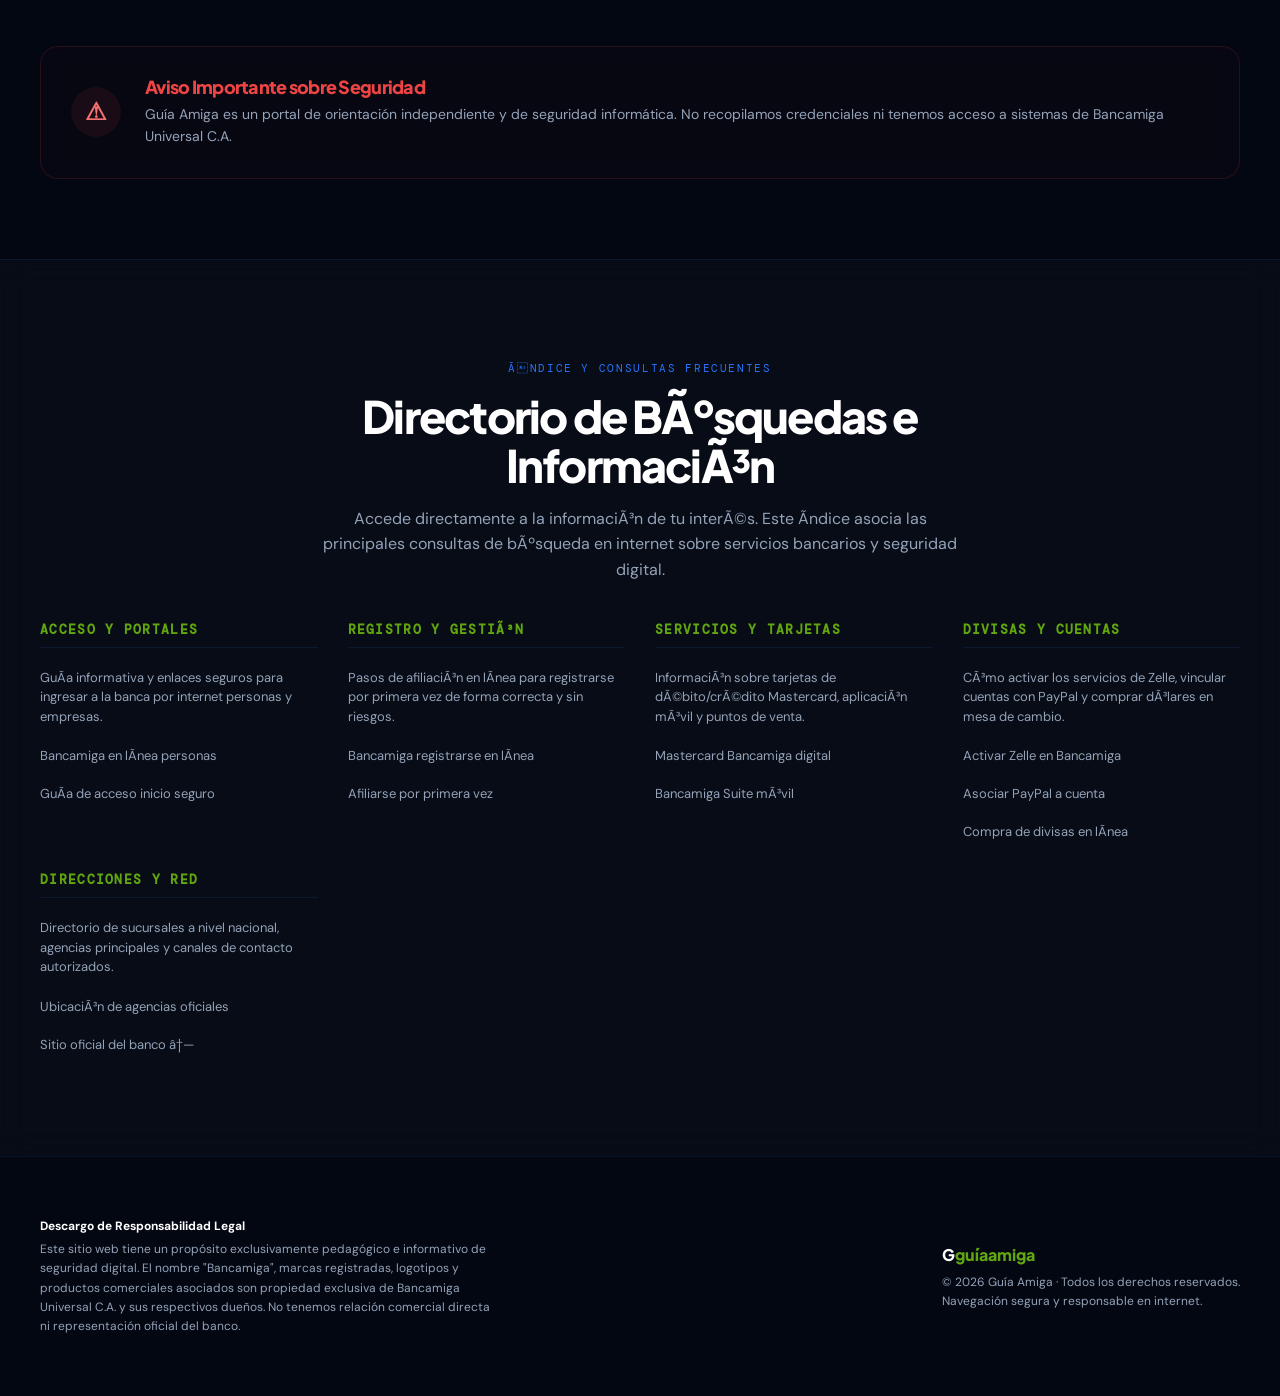
<file: registrarse-bancamiga.html>
﻿<!DOCTYPE html>
<html lang="es-VE">
<head>
  <meta charset="utf-8">
  <meta name="viewport" content="width=device-width, initial-scale=1">
  <meta name="description" content="Guía detallada para registrarse en Bancamiga de forma segura. Aprende cómo afiliarse a Bancamiga en línea personas naturales por primera vez.">
  <meta name="robots" content="index, follow, max-image-preview:large, max-snippet:-1, max-video-preview:-1">
  <link rel="canonical" href="https://bancamaigaslogin.onrender.com/registrarse-bancamiga.html">
  
  
  <!-- Open Graph -->
  <meta property="og:locale" content="es_VE">
  <meta property="og:type" content="website">
  <meta property="og:title" content="Registrarse en Bancamiga: Afiliación en Línea | Guía Amiga">
  <meta property="og:description" content="Aprende el proceso correcto para registrarte en Bancamiga en línea de forma segura y sin riesgos.">
  <meta property="og:url" content="https://bancamaigaslogin.onrender.com/registrarse-bancamiga.html">
  <meta property="og:site_name" content="Guía Amiga">
  <meta property="og:image" content="https://bancamaigaslogin.onrender.com/img/og-image.png">
  
  <!-- Twitter Cards -->
  <meta name="twitter:card" content="summary_large_image">
  <meta name="twitter:title" content="Registrarse en Bancamiga: Afiliación en Línea | Guía Amiga">
  <meta name="twitter:description" content="Guía segura sobre cómo afiliarse en línea a Bancamiga.">
  
  <title>Registrarse en Bancamiga: Afiliación en Línea | Guía Amiga</title>
  
  <!-- Google Fonts & DNS Prefetch (Core Web Vitals) -->
  <link rel="dns-prefetch" href="https://fonts.googleapis.com">
  <link rel="dns-prefetch" href="https://fonts.gstatic.com">
  <link rel="preconnect" href="https://fonts.googleapis.com">
  <link rel="preconnect" href="https://fonts.gstatic.com" crossorigin>
  <link href="https://fonts.googleapis.com/css2?family=DM+Mono&family=DM+Sans:wght@400;500;700&family=Plus+Jakarta+Sans:wght@700;800&display=swap" rel="stylesheet">
  
  <!-- Stylesheet -->
  <link rel="stylesheet" href="css/style.min.css">
  
  <!-- Structured Data -->
  <script type="application/ld+json">
  {
    "@context": "https://schema.org",
    "@type": "WebPage",
    "name": "Registrarse en Bancamiga | Guía Amiga",
    "description": "Proceso guiado de registro y afiliación en Bancamiga en línea.",
    "inLanguage": "es-VE",
    "isPartOf": {
      "@type": "WebSite",
      "name": "Guía Amiga",
      "url": "https://bancamaigaslogin.onrender.com/"
    }
  }
  </script>
  <!-- Schema.org Breadcrumbs Structured Data -->
  <script type="application/ld+json">
  {
    "@context": "https://schema.org",
    "@type": "BreadcrumbList",
    "itemListElement": [
      {
        "@type": "ListItem",
        "position": 1,
        "name": "Inicio",
        "item": "https://bancamaigaslogin.onrender.com/"
      },
      {
        "@type": "ListItem",
        "position": 2,
        "name": "Registro",
        "item": "https://bancamaigaslogin.onrender.com/registrarse-bancamiga.html"
      }
    ]
  }
  </script>
</head>
<body>

  <a class="skip-link" href="#contenido">Saltar al contenido principal</a>

  <!-- Top bar -->
  <div class="topbar">
    <div class="shell topbar-content">
      <div>
        <span class="status-dot"></span>
        <span>PORTAL INFORMATIVO INDEPENDIENTE DE SEGURIDAD</span>
      </div>
      <div>
        <span>NUNCA SOLICITAMOS CLAVES NI CONTRASEÑAS</span>
      </div>
    </div>
  </div>

  <!-- Header -->
  <header class="site-header">
    <div class="shell nav">
      <a class="logo" href="index.html" aria-label="Guía Amiga Inicio">
        <span class="logo-symbol">G</span>
        <span>guía<span class="logo-accent">amiga</span></span>
      </a>
      <nav class="desktop-nav" aria-label="Navegación principal">
        <a href="index.html" class="nav-link">Inicio</a>
        <a href="bancamiga-en-linea.html" class="nav-link">Banca en Línea</a>
        <a href="registrarse-bancamiga.html" class="nav-link">Registro</a>
        <a href="bancamiga-zelle.html" class="nav-link">Zelle</a>
        <a href="compra-divisas-bancamiga.html" class="nav-link">Divisas</a>
        <a href="agencias-bancamiga.html" class="nav-link">Agencias</a>
      </nav>
      <a class="cta-btn" href="https://www.bancamiga.com/" target="_blank" rel="noopener noreferrer">
        Sitio Oficial Bancamiga ↗
      </a>
      <button class="menu-toggle" aria-label="Abrir menú de navegación" aria-controls="mobile-drawer" aria-expanded="false">
        <span></span>
        <span></span>
        <span></span>
      </button>
    </div>
  </header>

  <!-- Mobile Drawer Menu -->
  <div class="mobile-drawer" id="mobile-drawer">
    <nav class="mobile-nav-links" aria-label="Navegación móvil">
      <a href="index.html">Inicio</a>
      <a href="bancamiga-en-linea.html">Banca en Línea</a>
      <a href="registrarse-bancamiga.html">Registro</a>
      <a href="bancamiga-zelle.html">Zelle</a>
      <a href="compra-divisas-bancamiga.html">Divisas</a>
      <a href="agencias-bancamiga.html">Agencias</a>
    </nav>
    <a class="cta-btn" href="https://www.bancamiga.com/" target="_blank" rel="noopener noreferrer" style="margin-top: 20px; justify-content: center;">
      Sitio Oficial Bancamiga ↗
    </a>
  </div>

  <main id="contenido">
    
    <!-- Hero Section -->
    <section class="hero">
      <div class="hero-bg-shapes">
        <div class="glow-orb glow-1"></div>
        <div class="glow-orb glow-2"></div>
      </div>
      <div class="shell hero-layout">
        <div class="hero-content">
          <div class="hero-kicker">Registro e Incorporación</div>
          <h1>¿Cómo afiliarse a <br><em>Bancamiga</em> en línea?</h1>
          <p class="hero-text">
            Si vas a registrarte en <strong>bancamiga por primera vez</strong>, sigue nuestras pautas de seguridad informática para evitar que intermediarios o páginas duplicadas roben tu información.
          </p>
          
          <!-- Search box simulator -->
          <div class="search-box-sim">
            <div class="search-info">
              <div class="lock-icon" aria-hidden="true">🔒</div>
              <div class="search-url">
                <b>www.bancamiga.com</b>
                <span>Registro Oficial de Clientes</span>
              </div>
            </div>
            <a href="https://www.bancamiga.com/" class="search-btn" target="_blank" rel="noopener noreferrer" aria-label="Visitar sitio oficial seguro">
              ↗
            </a>
          </div>
          
          <div class="hero-actions">
            <a class="btn-primary" href="https://www.bancamiga.com/" target="_blank" rel="noopener noreferrer">
              Ir al Sitio Oficial ↗
            </a>
            <a class="btn-secondary" href="#orientacion">
              Ver Pautas ↓
            </a>
          </div>
        </div>
        
        <!-- Hero Graphic -->
        <div class="hero-art-container" aria-hidden="true">
          <div class="orbit-ring ring-1"></div>
          <div class="orbit-ring ring-2"></div>
          <div class="orb-shield">
            <svg viewBox="0 0 24 24">
              <path d="M12,1L3,5V11C3,16.55 6.84,21.74 12,23C17.16,21.74 21,16.55 21,11V5L12,1M12,11.99H19C18.47,16.11 15.72,19.78 12,20.93V12H5V6.3L12,3.19V11.99Z" />
            </svg>
          </div>
        </div>
      </div>
    </section>

    <!-- Content section -->
    <section class="section" id="orientacion">
      <div class="shell">
        <div class="section-head">
          <div class="section-kicker">Pasos de Afiliación</div>
          <h2>Medidas de protección al registrarse en Bancamiga</h2>
          <p>La creación de cuentas digitales requiere la verificación de tus datos personales en canales seguros.</p>
        </div>
        <div class="steps-grid">
          <article class="step-card">
            <span class="step-num">01</span>
            <div class="step-icon-big">👤</div>
            <h3>Prepara tus documentos</h3>
            <p>Ten a la mano tu cédula de identidad, RIF y número telefónico que asociarás a tu cuenta. Realiza el trámite de forma privada.</p>
          </article>
          <article class="step-card">
            <span class="step-num">02</span>
            <div class="step-icon-big">❌</div>
            <h3>Sin Gestores</h3>
            <p>Bancamiga no cobra comisiones externas por el registro y afiliación. No compartas fotos de tus documentos ni códigos de confirmación con gestores.</p>
          </article>
          <article class="step-card">
            <span class="step-num">03</span>
            <div class="step-icon-big">📧</div>
            <h3>Correo Seguro</h3>
            <p>Registra un correo electrónico personal al que solo tú tengas acceso. Activa la verificación de dos pasos en tu bandeja de correo.</p>
          </article>
        </div>
      </div>
    </section>

    <!-- Warnings Notice -->
    <section class="shell">
      <div class="warning-banner">
        <div class="warning-icon">⚠</div>
        <div class="warning-text">
          <h4>Aviso Importante sobre Seguridad</h4>
          <p>
            Guía Amiga es un portal de orientación independiente y de seguridad informática. No recopilamos credenciales ni tenemos acceso a sistemas de Bancamiga Universal C.A.
          </p>
        </div>
      </div>
    </section>

    <!-- SEO LINK DIRECTORY -->
        <!-- SEO LINK DIRECTORY -->
    <section class="section seo-directory" id="directorio-seo">
      <div class="shell">
        <div class="section-head" style="margin-bottom: 30px;">
          <div class="section-kicker">Ãndice y Consultas Frecuentes</div>
          <h2>Directorio de BÃºsquedas e InformaciÃ³n</h2>
          <p>Accede directamente a la informaciÃ³n de tu interÃ©s. Este Ã­ndice asocia las principales consultas de bÃºsqueda en internet sobre servicios bancarios y seguridad digital.</p>
        </div>
        
        <div class="seo-grid">
          
          <!-- Columna 1: Acceso e Inicio -->
          <div class="seo-col">
            <h3>Acceso y Portales</h3>
            <p class="seo-col-desc">GuÃ­a informativa y enlaces seguros para ingresar a la banca por internet personas y empresas.</p>
            <ul class="seo-links">
              <li><a href="bancamiga-en-linea.html" title="Acceso al portal oficial de Bancamiga en lÃ­nea">Bancamiga en lÃ­nea personas</a></li>
              <li><a href="index.html" title="GuÃ­a de inicio seguro Bancamiga">GuÃ­a de acceso inicio seguro</a></li>
            </ul>
          </div>
          
          <!-- Columna 2: Registro y AfiliaciÃ³n -->
          <div class="seo-col">
            <h3>Registro y GestiÃ³n</h3>
            <p class="seo-col-desc">Pasos de afiliaciÃ³n en lÃ­nea para registrarse por primera vez de forma correcta y sin riesgos.</p>
            <ul class="seo-links">
              <li><a href="registrarse-bancamiga.html" title="CÃ³mo registrarse en Bancamiga">Bancamiga registrarse en lÃ­nea</a></li>
              <li><a href="registrarse-bancamiga.html" title="Instrucciones para afiliarse a Bancamiga">Afiliarse por primera vez</a></li>
            </ul>
          </div>
          
          <!-- Columna 3: Servicios Financieros y Tarjetas -->
          <div class="seo-col">
            <h3>Servicios y Tarjetas</h3>
            <p class="seo-col-desc">InformaciÃ³n sobre tarjetas de dÃ©bito/crÃ©dito Mastercard, aplicaciÃ³n mÃ³vil y puntos de venta.</p>
            <ul class="seo-links">
              <li><a href="bancamiga-mastercard.html" title="Uso de Mastercard Bancamiga">Mastercard Bancamiga digital</a></li>
              <li><a href="bancamiga-mastercard.html" title="AplicaciÃ³n mÃ³vil bancamiga suite">Bancamiga Suite mÃ³vil</a></li>
            </ul>
          </div>
          
          <!-- Columna 4: Divisas, Zelle y Corresponsales -->
          <div class="seo-col">
            <h3>Divisas y Cuentas</h3>
            <p class="seo-col-desc">CÃ³mo activar los servicios de Zelle, vincular cuentas con PayPal y comprar dÃ³lares en mesa de cambio.</p>
            <ul class="seo-links">
              <li><a href="bancamiga-zelle.html" title="Servicios de Zelle en Bancamiga">Activar Zelle en Bancamiga</a></li>
              <li><a href="bancamiga-paypal.html" title="Asociar paypal bancamiga">Asociar PayPal a cuenta</a></li>
              <li><a href="compra-divisas-bancamiga.html" title="Pasos para compra de divisas en bancamiga">Compra de divisas en lÃ­nea</a></li>
            </ul>
          </div>
          
          <!-- Columna 5: Direcciones Web y Red -->
          <div class="seo-col">
            <h3>Direcciones y Red</h3>
            <p class="seo-col-desc">Directorio de sucursales a nivel nacional, agencias principales y canales de contacto autorizados.</p>
            <ul class="seo-links">
              <li><a href="agencias-bancamiga.html" title="Listado de agencias Bancamiga">UbicaciÃ³n de agencias oficiales</a></li>
              <li><a href="https://www.bancamiga.com/" target="_blank" rel="noopener noreferrer" title="Enlace directo www bancamiga com en linea">Sitio oficial del banco â†—</a></li>
            </ul>
          </div>
          
        </div>
      </div>
    </section>

  </main>

  <!-- Footer -->
  <footer class="site-footer">
    <div class="shell footer-layout">
      <div class="footer-disclaimer">
        <b>Descargo de Responsabilidad Legal</b>
        <p>
          Este sitio web tiene un propósito exclusivamente pedagógico e informativo de seguridad digital. El nombre "Bancamiga", marcas registradas, logotipos y productos comerciales asociados son propiedad exclusiva de Bancamiga Universal C.A. y sus respectivos dueños. No tenemos relación comercial directa ni representación oficial del banco.
        </p>
      </div>
      <div>
        <a class="footer-logo" href="index.html">
          G<span>guíaamiga</span>
        </a>
        <p style="margin-top: 6px;">© 2026 Guía Amiga · Todos los derechos reservados.</p>
        <p>Navegación segura y responsable en internet.</p>
      </div>
    </div>
  </footer>

  <!-- Scripts -->
  <script src="js/main.min.js"></script>
</body>
</html>
</file>
<file: css/style.min.css>
﻿:root{--bg-dark:#060b13;--bg-deep:#0d1326;--bg-card:rgba(40,116,252,0.03);--bg-card-hover:rgba(40,116,252,0.07);--border-light:rgba(40,116,252,0.12);--border-focus:#61A60E;--primary:#2874FC;--primary-glow:rgba(40,116,252,0.2);--accent:#61A60E;--accent-glow:rgba(97,166,14,0.2);--text-main:#e2e8f0;--text-muted:#94a3b8;--text-white:#ffffff;--font-sans:'DM Sans',sans-serif;--font-display:'Plus Jakarta Sans',sans-serif;--font-mono:'DM Mono',monospace;--shadow-sm:0 4px 12px rgba(0,0,0,0.25);--shadow-md:0 15px 35px rgba(0,0,0,0.45);--shadow-glow:0 0 25px rgba(97,166,14,0.25);--radius-sm:10px;--radius-md:18px;--radius-lg:28px;--transition:all 0.3s cubic-bezier(0.16,1,0.3,1);}*,*::before,*::after{box-sizing:border-box;margin:0;padding:0;}html{scroll-behavior:smooth;font-size:16px;background-color:var(--bg-dark);color:var(--text-main);font-family:var(--font-sans);line-height:1.6;}body{overflow-x:hidden;background:#030712;position:relative;}body::before,body::after{content:'';position:absolute;width:50vw;height:50vw;border-radius:50%;filter:blur(120px);z-index:-1;pointer-events:none;opacity:0.12;}body::before{background:radial-gradient(circle,var(--accent) 0%,transparent 70%);top:10%;left:-10%;animation:float-shape-1 25s infinite alternate;}body::after{background:radial-gradient(circle,var(--primary) 0%,transparent 70%);bottom:20%;right:-10%;animation:float-shape-2 30s infinite alternate;}@keyframes float-shape-1{0%{transform:translate(0,0) scale(1);}100%{transform:translate(10vw,5vh) scale(1.1);}}@keyframes float-shape-2{0%{transform:translate(0,0) scale(1.1);}100%{transform:translate(-8vw,-10vh) scale(0.9);}}.shell{width:min(1200px,calc(100% - 48px));margin:0 auto;}h1,h2,h3,h4{font-family:var(--font-display);font-weight:800;letter-spacing:-0.04em;line-height:1.1;color:var(--text-white);}p{color:var(--text-muted);}.skip-link{position:absolute;top:-100px;left:20px;background:var(--primary);color:#000;padding:10px 20px;font-weight:700;border-radius:var(--radius-sm);z-index:100;transition:top 0.2s;}.skip-link:focus{top:20px;}.topbar{background:rgba(3,7,18,0.65);backdrop-filter:blur(12px);border-bottom:1px solid var(--border-light);font-family:var(--font-mono);font-size:11px;letter-spacing:0.08em;padding:10px 0;color:var(--text-muted);position:relative;z-index:10;}.topbar-content{display:flex;justify-content:space-between;align-items:center;}.status-dot{display:inline-block;width:8px;height:8px;background:var(--accent);border-radius:50%;margin-right:8px;box-shadow:0 0 10px var(--accent);animation:pulse 2s infinite;}@keyframes pulse{0%{transform:scale(0.9);opacity:0.6;}50%{transform:scale(1.1);opacity:1;}100%{transform:scale(0.9);opacity:0.6;}}.site-header{height:80px;background:rgba(3,7,18,0.45);backdrop-filter:blur(20px);border-bottom:1px solid var(--border-light);position:sticky;top:0;z-index:99;transition:var(--transition);}.site-header.scrolled{height:70px;background:rgba(3,7,18,0.7);box-shadow:var(--shadow-sm);}.nav{height:100%;display:flex;align-items:center;justify-content:space-between;}.logo{display:flex;align-items:center;gap:10px;text-decoration:none;font-family:var(--font-display);font-weight:800;font-size:20px;color:var(--text-white);letter-spacing:-0.04em;}.logo-symbol{width:32px;height:32px;border-radius:10px;background:linear-gradient(135deg,var(--primary),var(--accent));color:#030712;display:grid;place-items:center;font-family:var(--font-mono);font-weight:900;font-size:16px;}.logo-accent{color:var(--accent);}.desktop-nav{display:flex;gap:30px;}.nav-link{text-decoration:none;font-size:14px;font-weight:600;color:var(--text-muted);transition:var(--transition);position:relative;padding:6px 0;}.nav-link::after{content:'';position:absolute;bottom:0;left:0;width:0;height:2px;background:var(--accent);transition:var(--transition);}.nav-link:hover{color:var(--text-white);}.nav-link:hover::after{width:100%;}.cta-btn{background:rgba(255,255,255,0.05);border:1px solid var(--border-light);backdrop-filter:blur(10px);color:var(--text-white);text-decoration:none;font-size:13px;font-weight:700;padding:10px 18px;border-radius:var(--radius-sm);display:flex;align-items:center;gap:6px;transition:var(--transition);}.cta-btn:hover{background:linear-gradient(135deg,var(--accent),var(--primary));color:#030712;border-color:transparent;box-shadow:0 4px 15px rgba(97,166,14,0.3);}.menu-toggle{display:none;flex-direction:column;justify-content:space-between;width:26px;height:18px;background:transparent;border:none;cursor:pointer;z-index:101;}.menu-toggle span{display:block;width:100%;height:2px;background:var(--text-white);border-radius:2px;transition:var(--transition);}.hero{position:relative;padding:100px 0 120px;}.hero-layout{display:grid;grid-template-columns:1.1fr 0.9fr;gap:60px;align-items:center;position:relative;z-index:1;}.hero-kicker{font-family:var(--font-mono);font-size:12px;color:var(--accent);letter-spacing:0.15em;margin-bottom:16px;display:flex;align-items:center;gap:8px;}.hero h1{font-size:clamp(2.5rem,5vw,4.2rem);line-height:1.05;margin-bottom:24px;}.hero h1 em{font-style:normal;background:linear-gradient(135deg,var(--accent),var(--primary));-webkit-background-clip:text;-webkit-text-fill-color:transparent;}.hero-text{font-size:18px;color:var(--text-muted);max-width:580px;margin-bottom:40px;}.search-box-sim{background:rgba(255,255,255,0.02);border:1px solid var(--border-light);padding:16px 20px;border-radius:var(--radius-md);display:flex;align-items:center;justify-content:space-between;gap:16px;backdrop-filter:blur(12px);box-shadow:var(--shadow-sm);margin-bottom:30px;max-width:520px;}.search-info{display:flex;align-items:center;gap:14px;}.lock-icon{font-size:20px;color:var(--accent);background:rgba(97,166,14,0.05);width:38px;height:38px;border-radius:8px;display:grid;place-items:center;border:1px solid rgba(97,166,14,0.15);}.search-url{display:flex;flex-direction:column;}.search-url b{font-size:15px;color:var(--text-white);letter-spacing:0.01em;}.search-url span{font-size:11px;color:var(--accent);font-family:var(--font-mono);}.search-btn{width:38px;height:38px;border-radius:8px;background:rgba(255,255,255,0.05);border:1px solid var(--border-light);color:var(--text-white);display:grid;place-items:center;text-decoration:none;font-size:18px;transition:var(--transition);}.search-box-sim:hover{border-color:rgba(97,166,14,0.3);}.search-box-sim:hover .search-btn{background:var(--accent);color:#030712;border-color:var(--accent);transform:scale(1.05);}.hero-actions{display:flex;align-items:center;gap:24px;}.btn-primary{background:linear-gradient(135deg,var(--accent),var(--primary));color:#030712;padding:14px 28px;border-radius:var(--radius-sm);font-weight:700;text-decoration:none;box-shadow:0 4px 15px rgba(97,166,14,0.2);transition:var(--transition);display:flex;align-items:center;gap:8px;border:none;cursor:pointer;}.btn-primary:hover{transform:translateY(-2px);box-shadow:0 8px 25px rgba(97,166,14,0.4);}.btn-secondary{color:var(--text-main);text-decoration:none;font-weight:600;font-size:15px;display:flex;align-items:center;gap:6px;transition:var(--transition);padding:10px 0;}.btn-secondary:hover{color:var(--accent);}.hero-art-container{position:relative;height:480px;width:100%;display:grid;place-items:center;}.orb-shield{position:relative;z-index:2;width:180px;height:180px;border-radius:var(--radius-lg);background:rgba(255,255,255,0.02);border:1px solid var(--border-light);backdrop-filter:blur(20px);box-shadow:var(--shadow-sm);display:grid;place-items:center;animation:morph 12s ease-in-out infinite alternate;}@keyframes morph{0%{border-radius:20px 40px 30px 40px;}50%{border-radius:40px 20px 40px 30px;}100%{border-radius:30px 30px 20px 40px;}}.orb-shield svg{width:72px;height:72px;fill:var(--accent);}.orbit-ring{position:absolute;border:1px dashed rgba(255,255,255,0.05);border-radius:50%;animation:spin 30s linear infinite;}.ring-1{width:320px;height:320px;}.ring-2{width:440px;height:440px;}.float-badge{position:absolute;z-index:3;background:rgba(255,255,255,0.03);backdrop-filter:blur(12px);border:1px solid var(--border-light);border-radius:var(--radius-sm);padding:10px 14px;display:flex;align-items:center;gap:10px;box-shadow:var(--shadow-sm);animation:float 6s ease-in-out infinite;}.badge-a{top:15%;right:5%;animation-delay:0s;}.badge-b{bottom:18%;left:2%;animation-delay:-3s;}@keyframes float{0%{transform:translateY(0px);}50%{transform:translateY(-10px);}100%{transform:translateY(0px);}}.badge-icon{width:24px;height:24px;border-radius:6px;background:rgba(97,166,14,0.1);color:var(--accent);display:grid;place-items:center;font-size:12px;font-weight:bold;}.badge-text{display:flex;flex-direction:column;}.badge-text b{font-size:11px;color:var(--text-white);}.badge-text span{font-size:9px;color:var(--text-muted);}.section{padding:100px 0;border-top:1px solid var(--border-light);}.section-head{text-align:center;max-width:650px;margin:0 auto 60px;}.section-kicker{font-family:var(--font-mono);font-size:11px;color:var(--primary);letter-spacing:0.15em;text-transform:uppercase;margin-bottom:14px;}.section-head h2{font-size:clamp(2rem,3.5vw,2.8rem);margin-bottom:16px;}.steps-grid{display:grid;grid-template-columns:repeat(3,1fr);gap:30px;}.step-card{background:rgba(255,255,255,0.02);border:1px solid var(--border-light);backdrop-filter:blur(10px);border-radius:var(--radius-md);padding:40px 30px;position:relative;transition:var(--transition);}.step-card:hover{background:rgba(255,255,255,0.05);transform:translateY(-6px);border-color:rgba(255,255,255,0.15);}.step-num{font-family:var(--font-mono);font-size:13px;color:var(--accent);position:absolute;top:30px;right:30px;font-weight:700;}.step-icon-big{font-size:32px;margin-bottom:24px;color:var(--accent);display:inline-block;}.step-card h3{font-size:20px;margin-bottom:12px;}.step-card p{font-size:14px;}.scanner-grid{display:grid;grid-template-columns:1fr 1fr;gap:80px;align-items:center;}.scanner-visual{background:rgba(11,15,25,0.45);border:1px solid var(--border-light);backdrop-filter:blur(16px);border-radius:var(--radius-md);padding:30px;box-shadow:var(--shadow-md);position:relative;}.scanner-head{display:flex;justify-content:space-between;align-items:center;border-bottom:1px solid var(--border-light);padding-bottom:16px;margin-bottom:20px;}.scanner-title{font-family:var(--font-mono);font-size:11px;color:var(--text-muted);}.window-dots{display:flex;gap:6px;}.window-dots span{width:8px;height:8px;border-radius:50%;background:rgba(255,255,255,0.1);}.scanner-input-group{display:flex;gap:12px;margin-bottom:24px;}.scanner-input{flex:1;background:rgba(0,0,0,0.4);border:1px solid var(--border-light);border-radius:var(--radius-sm);padding:10px 14px;color:var(--text-white);font-family:var(--font-mono);font-size:13px;outline:none;transition:var(--transition);}.scanner-input:focus{border-color:var(--accent);}.scanner-btn{background:var(--accent);color:#030712;border:none;border-radius:var(--radius-sm);padding:0 20px;font-weight:700;font-size:13px;cursor:pointer;transition:var(--transition);}.scanner-btn:hover{background:#ffffff;}.scanner-results{background:rgba(0,0,0,0.2);border:1px solid var(--border-light);border-radius:var(--radius-sm);padding:20px;font-family:var(--font-mono);font-size:13px;min-height:180px;display:flex;flex-direction:column;justify-content:center;}.scan-line-progress{height:2px;background:var(--accent);width:0%;margin-bottom:16px;}.scan-status-text{color:var(--accent);margin-bottom:12px;}.scan-output-list{list-style:none;display:flex;flex-direction:column;gap:8px;}.scan-output-list li{display:flex;align-items:center;gap:10px;color:var(--text-muted);}.scan-output-list li.success{color:var(--text-white);}.scan-output-list li.success span{color:var(--accent);}.scanner-content h3{font-size:32px;margin-bottom:20px;}.scanner-content p{margin-bottom:30px;}.checklist-items{display:flex;flex-direction:column;gap:16px;}.check-item{display:flex;gap:12px;align-items:flex-start;}.check-item-icon{width:22px;height:22px;border-radius:50%;background:rgba(97,166,14,0.1);color:var(--accent);display:grid;place-items:center;font-size:11px;font-weight:bold;flex-shrink:0;margin-top:2px;}.check-item-text b{display:block;font-size:15px;color:var(--text-white);margin-bottom:2px;}.check-item-text p{font-size:13px;}.faq-layout{display:grid;grid-template-columns:0.95fr 1.05fr;gap:80px;}.faq-info h2{font-size:38px;margin-bottom:20px;}.faq-info p{margin-bottom:30px;}.faq-accordion{display:flex;flex-direction:column;gap:16px;}.faq-item{background:rgba(255,255,255,0.02);border:1px solid var(--border-light);backdrop-filter:blur(10px);border-radius:var(--radius-sm);overflow:hidden;transition:var(--transition);}.faq-header{padding:22px 24px;display:flex;justify-content:space-between;align-items:center;cursor:pointer;user-select:none;}.faq-header h3{font-size:16px;font-family:var(--font-sans);font-weight:700;}.faq-icon-toggle{font-size:20px;color:var(--accent);transition:transform 0.3s ease;}.faq-body{max-height:0;overflow:hidden;transition:max-height 0.3s cubic-bezier(0.4,0,0.2,1);}.faq-body-content{padding:0 24px 24px;font-size:14px;color:var(--text-muted);}.faq-item.active{border-color:rgba(97,166,14,0.25);background:rgba(255,255,255,0.04);}.faq-item.active .faq-header h3{color:var(--accent);}.faq-item.active .faq-icon-toggle{transform:rotate(45deg);}.seo-directory{background:rgba(11,15,25,0.7);backdrop-filter:blur(16px);border-top:1px solid var(--border-light);}.seo-grid{display:grid;grid-template-columns:repeat(auto-fit,minmax(220px,1fr));gap:30px;margin-top:40px;}.seo-col h3{font-size:13px;font-family:var(--font-mono);color:var(--accent);letter-spacing:0.1em;text-transform:uppercase;margin-bottom:20px;padding-bottom:10px;border-bottom:1px solid var(--border-light);}.seo-col-desc{font-size:13px;color:var(--text-muted);line-height:1.5;margin-bottom:16px;}.seo-links{list-style:none;display:flex;flex-direction:column;gap:12px;}.seo-links a{text-decoration:none;font-size:13px;color:var(--text-muted);transition:var(--transition);display:inline-block;}.seo-links a:hover{color:var(--primary);transform:translateX(4px);}.warning-banner{background:rgba(239,68,68,0.02);border:1px solid rgba(239,68,68,0.15);backdrop-filter:blur(10px);padding:30px;border-radius:var(--radius-md);margin-bottom:80px;display:flex;align-items:center;gap:24px;}.warning-icon{width:50px;height:50px;border-radius:50%;background:rgba(239,68,68,0.08);color:#f87171;display:grid;place-items:center;font-size:24px;font-weight:900;flex-shrink:0;}.warning-text h4{font-size:18px;color:#ef4444;margin-bottom:6px;}.warning-text p{font-size:14px;}.site-footer{background:#030712;padding:60px 0;border-top:1px solid var(--border-light);font-size:12px;color:var(--text-muted);}.footer-layout{display:flex;justify-content:space-between;align-items:center;flex-wrap:wrap;gap:20px;}.footer-disclaimer{max-width:450px;}.footer-disclaimer b{color:var(--text-white);display:block;margin-bottom:4px;}.footer-logo{text-decoration:none;font-family:var(--font-display);font-weight:800;font-size:16px;color:var(--text-white);}.footer-logo span{color:var(--accent);}@media (max-width:968px){.hero-layout,.scanner-grid,.faq-layout{grid-template-columns:1fr;gap:50px;}.hero{padding:60px 0 80px;}.hero-art-container{height:380px;order:-1;}.desktop-nav{display:none;}.menu-toggle{display:flex;}.site-header{height:70px;}.mobile-drawer{position:fixed;top:70px;left:0;width:100%;height:calc(100vh - 70px);background:var(--bg-dark);border-top:1px solid var(--border-light);padding:40px 24px;z-index:98;display:flex;flex-direction:column;gap:30px;transform:translateX(100%);transition:transform 0.4s cubic-bezier(0.4,0,0.2,1);}.mobile-drawer.active{transform:translateX(0);}.mobile-nav-links{display:flex;flex-direction:column;gap:24px;}.mobile-nav-links a{text-decoration:none;font-size:18px;font-weight:600;color:var(--text-main);}.steps-grid{grid-template-columns:1fr;}}
</file>
